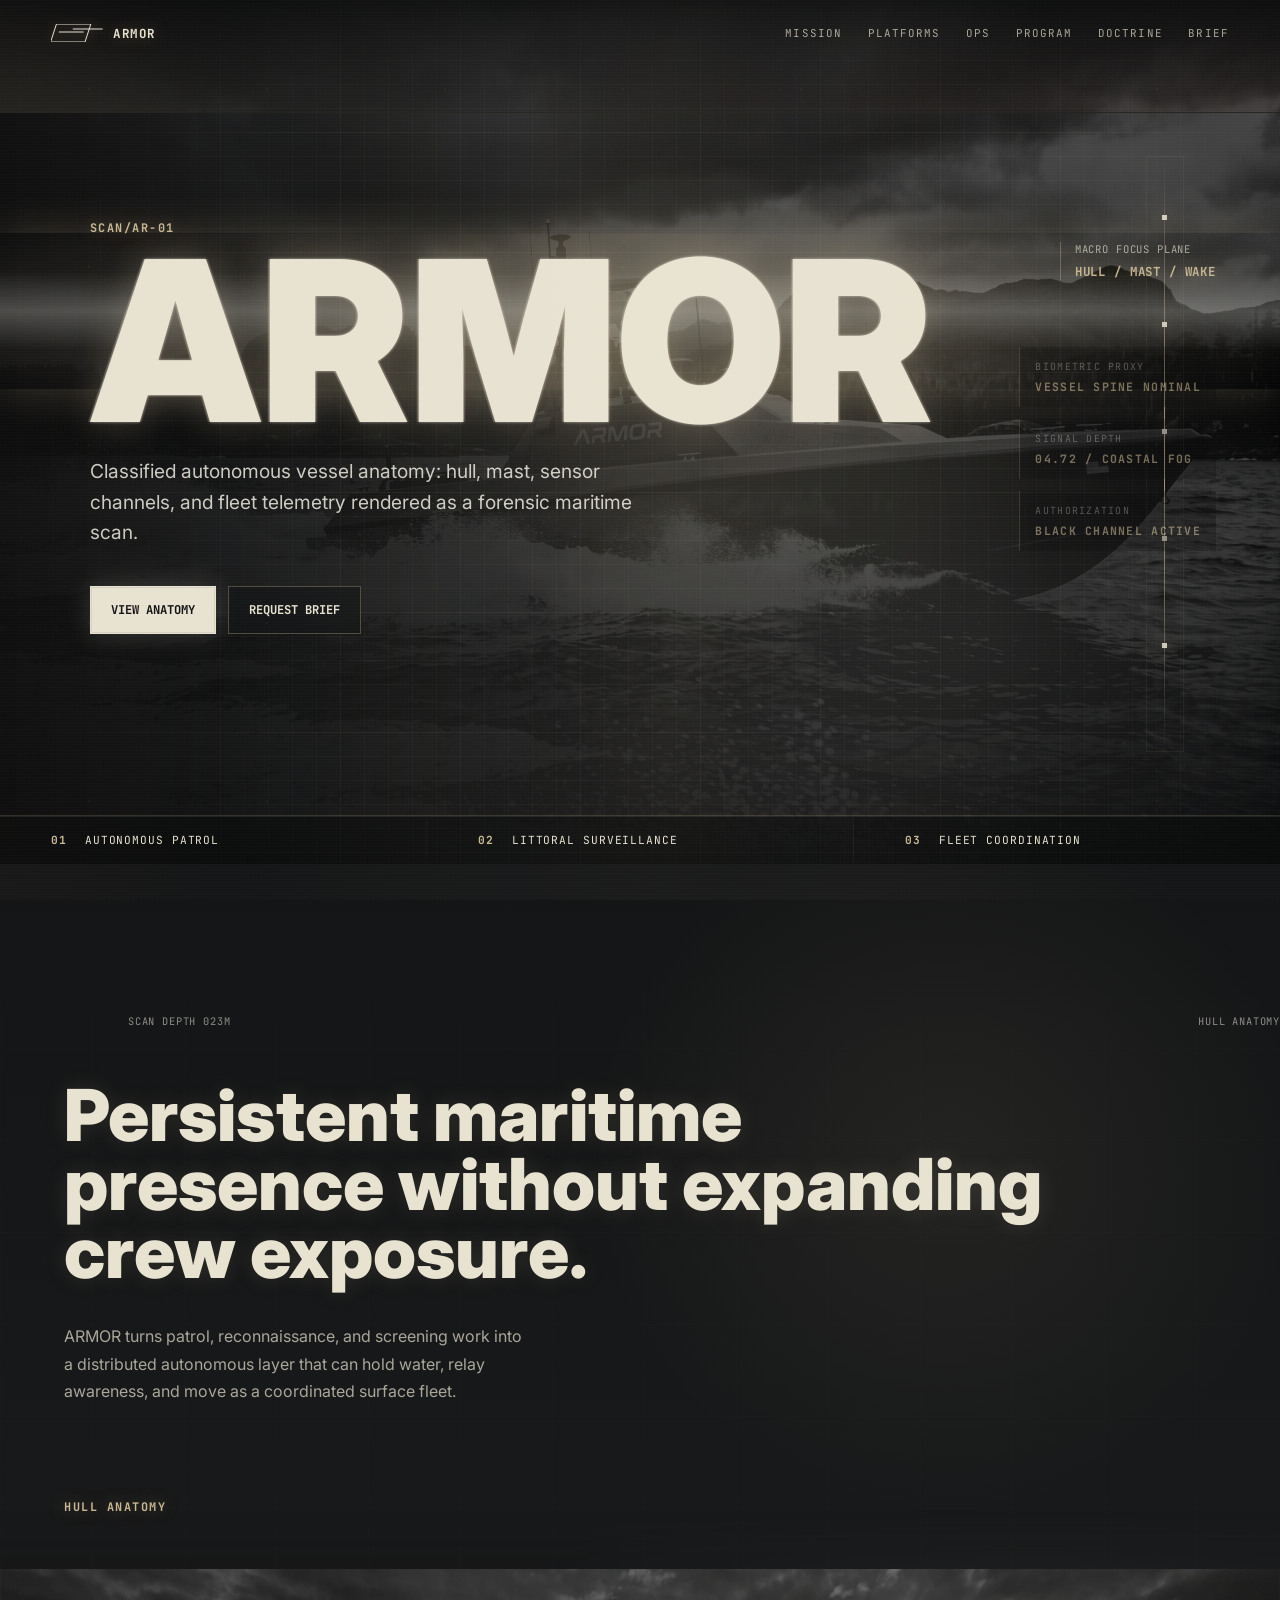
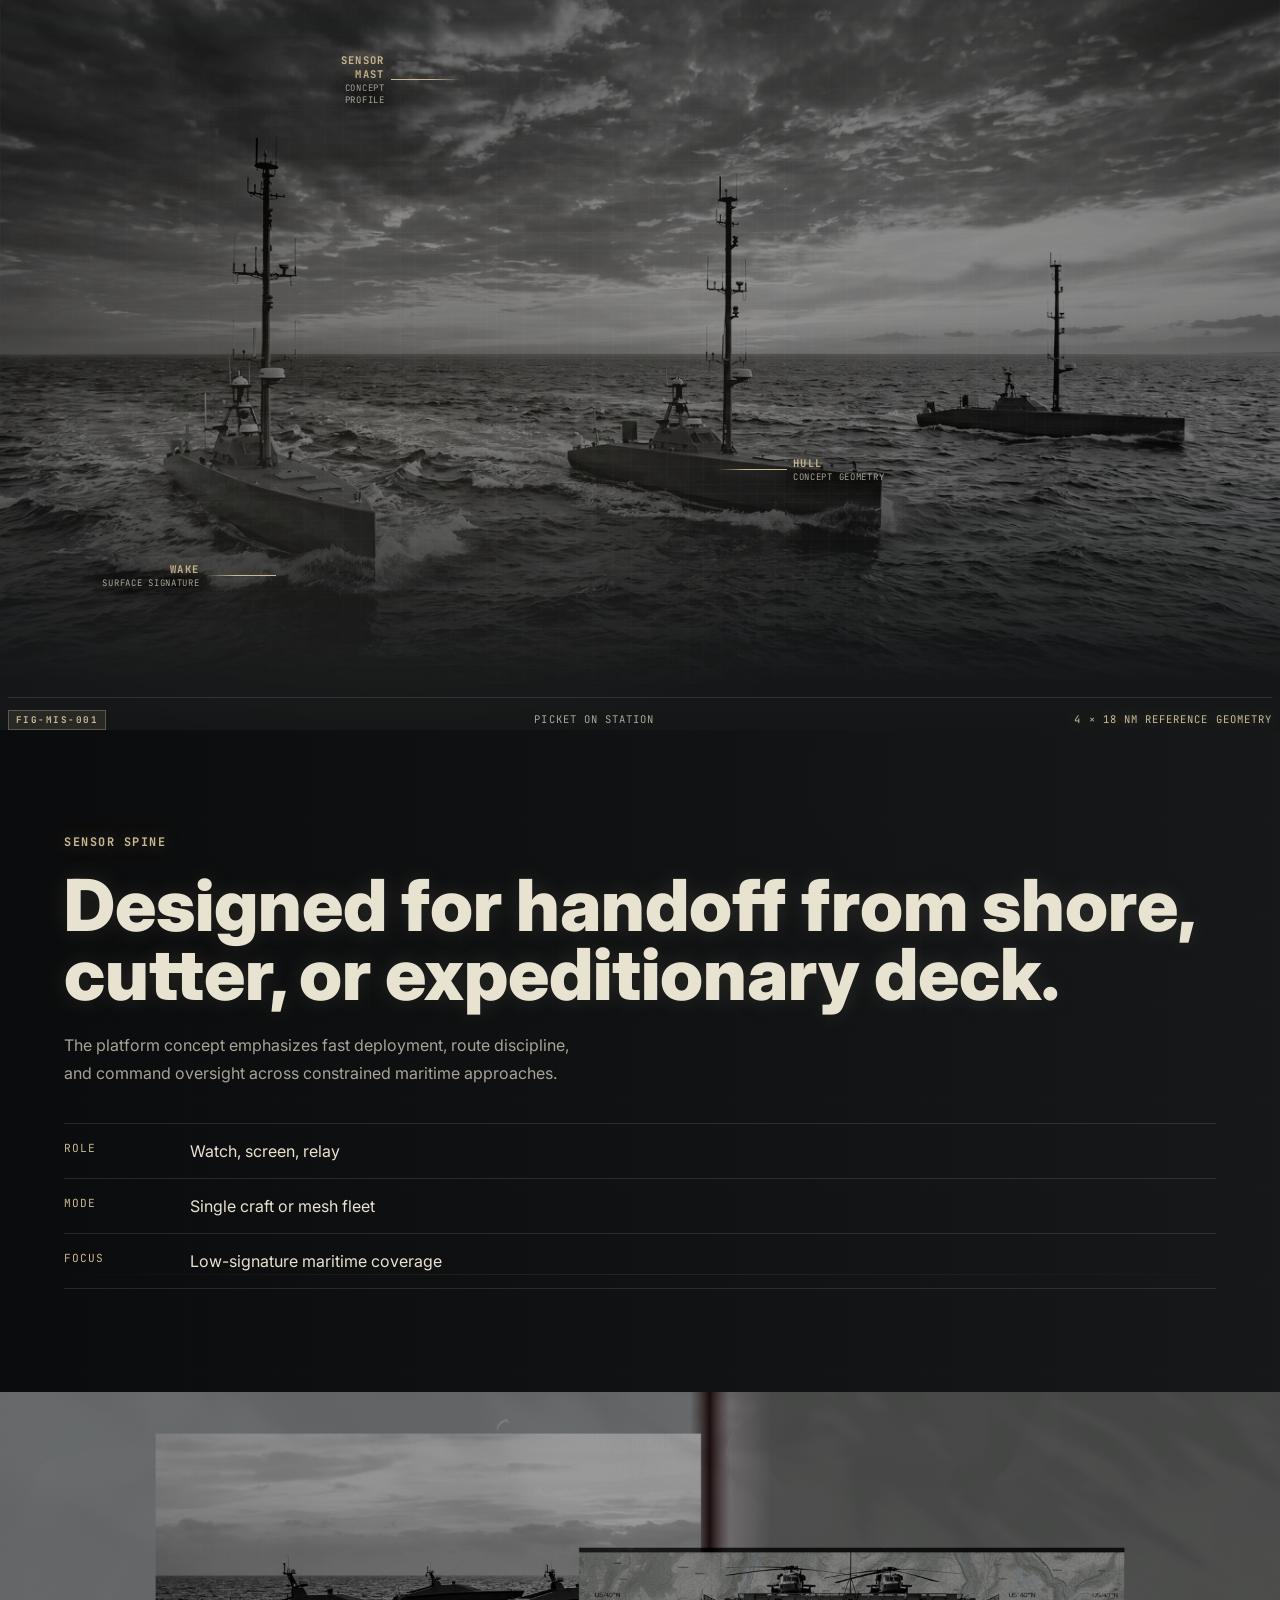
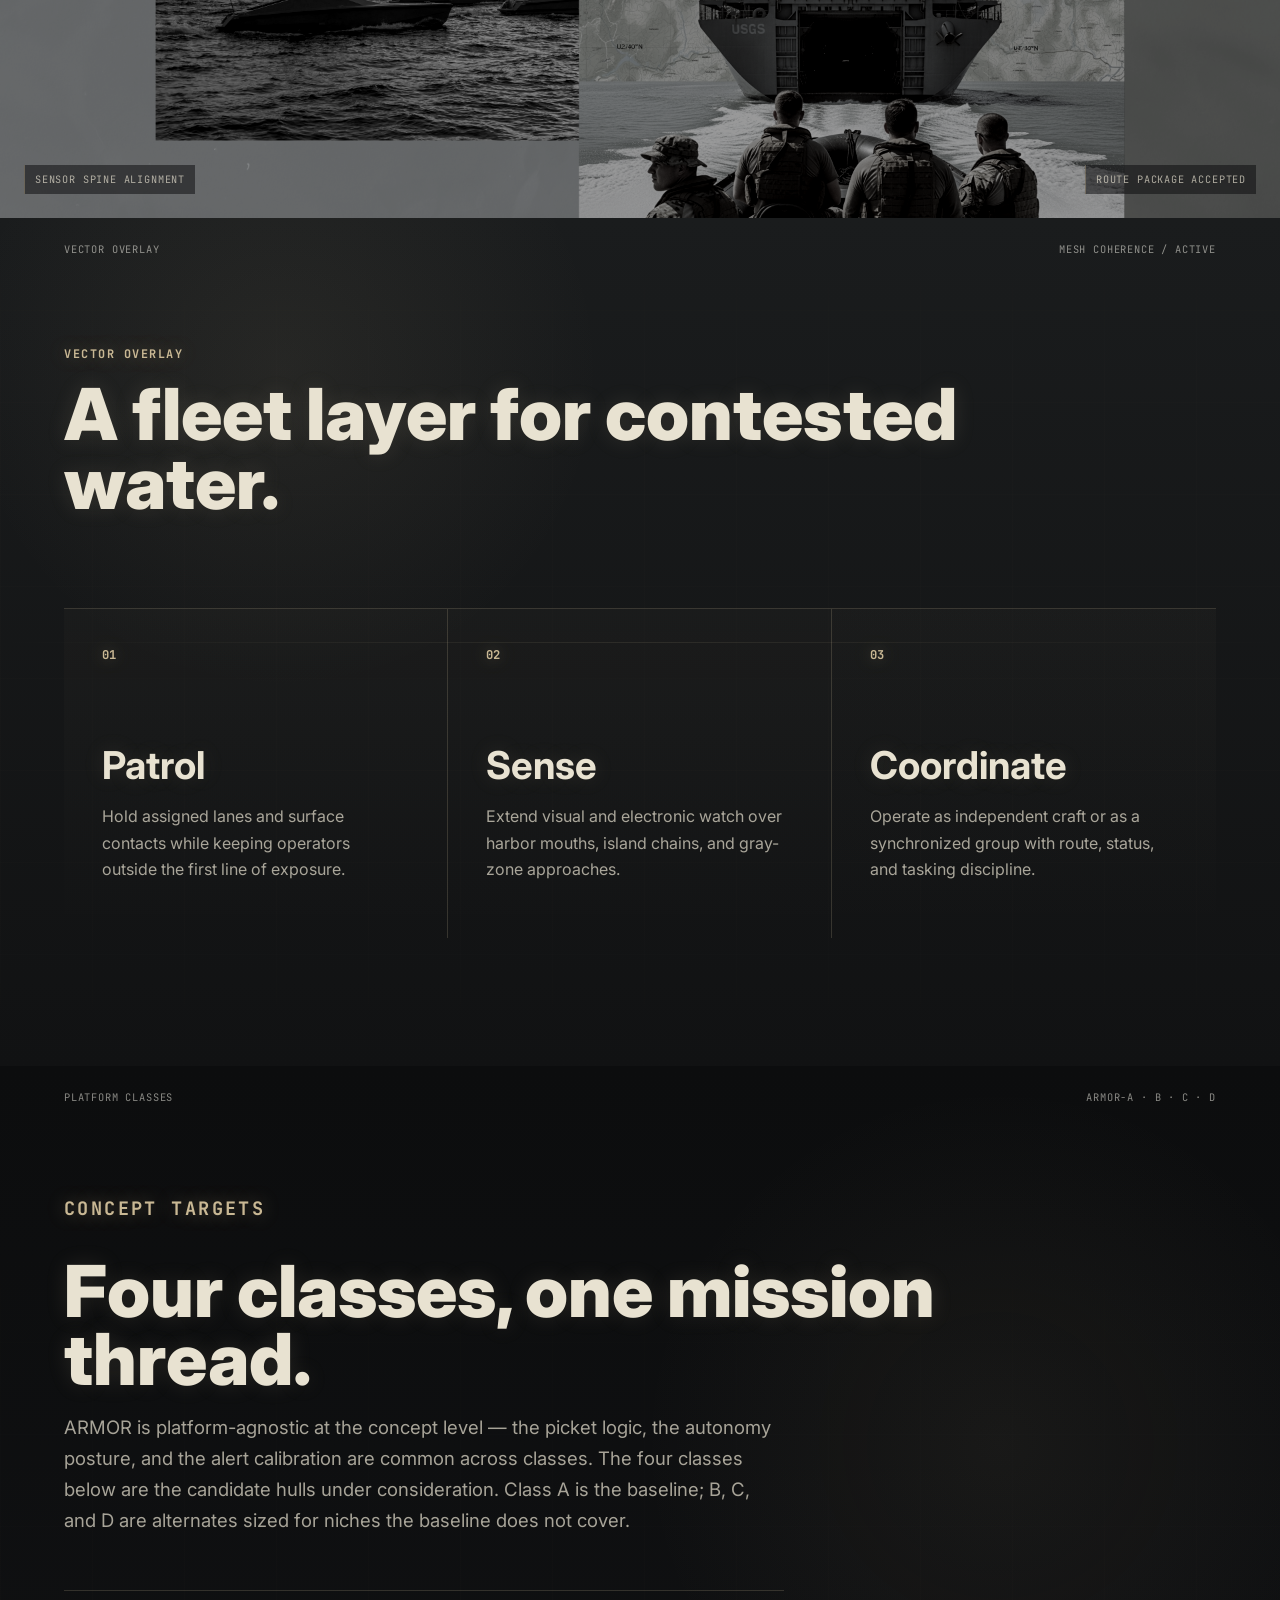
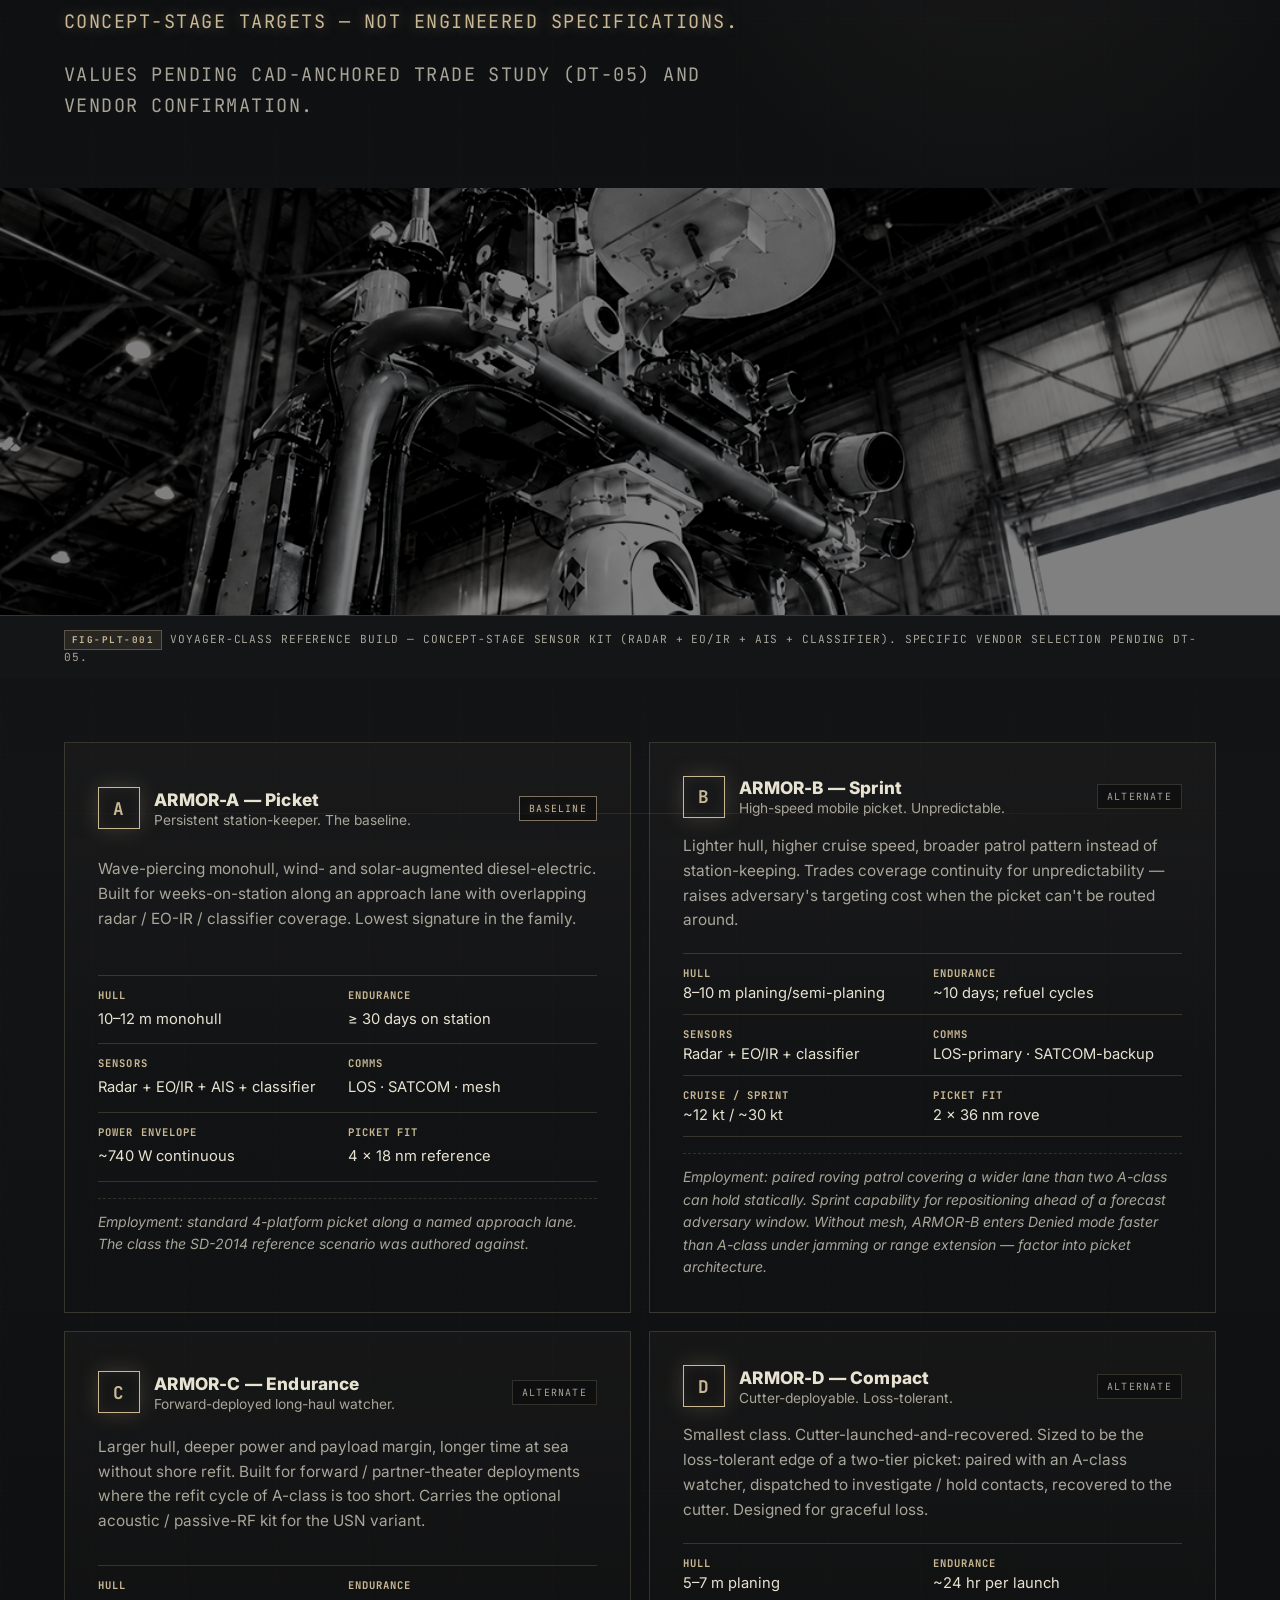
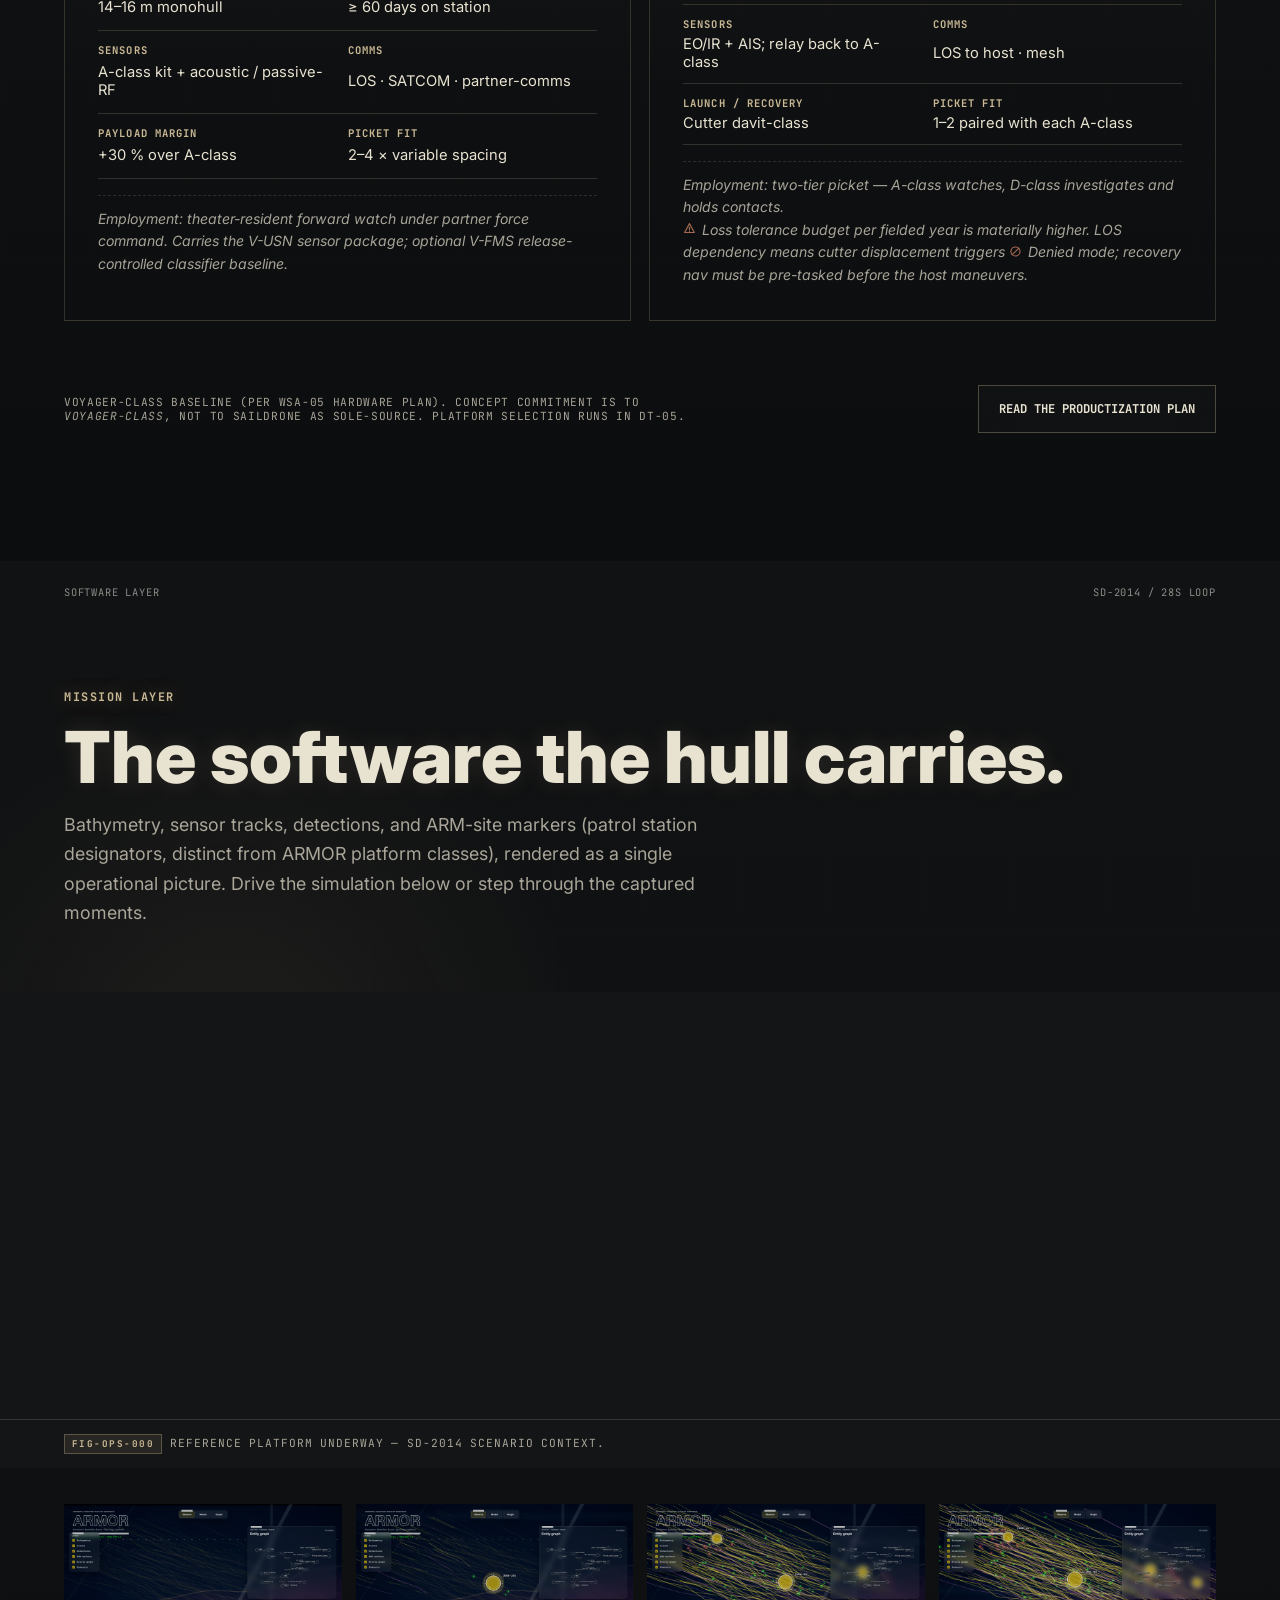
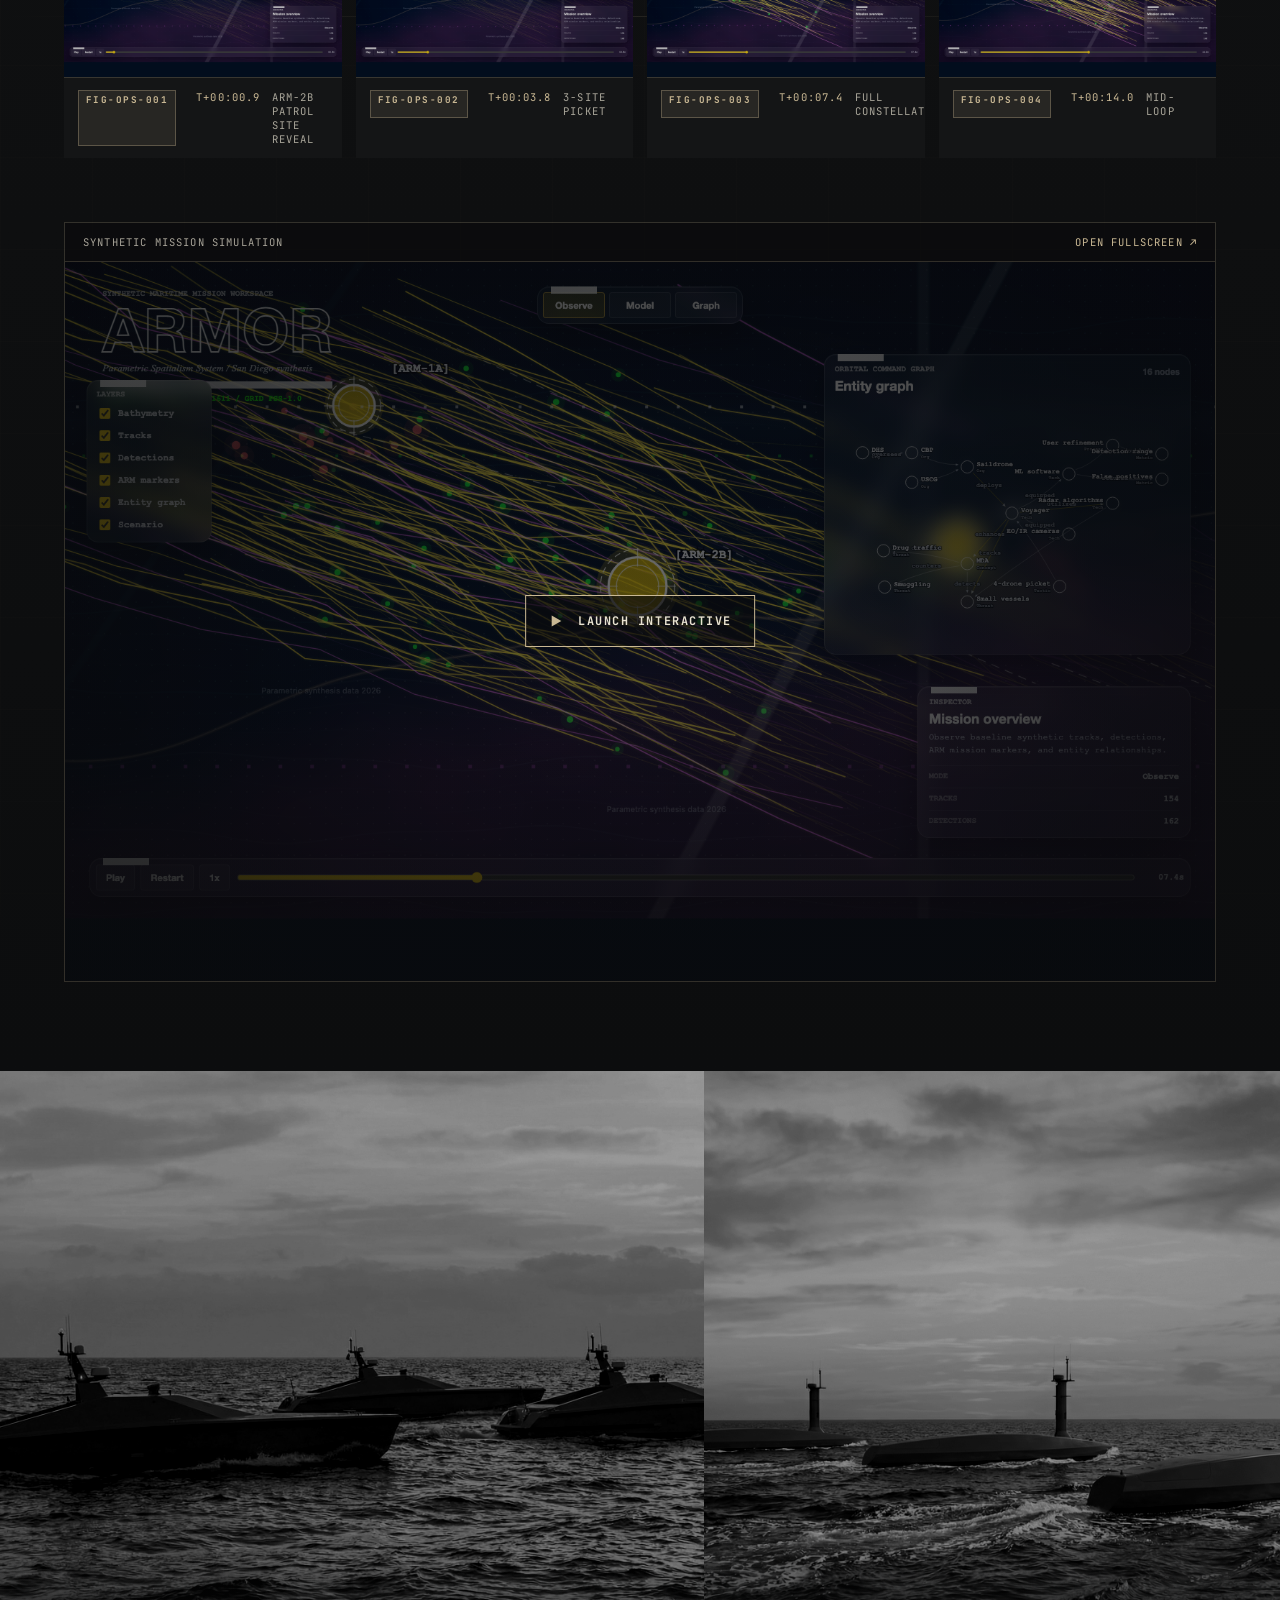
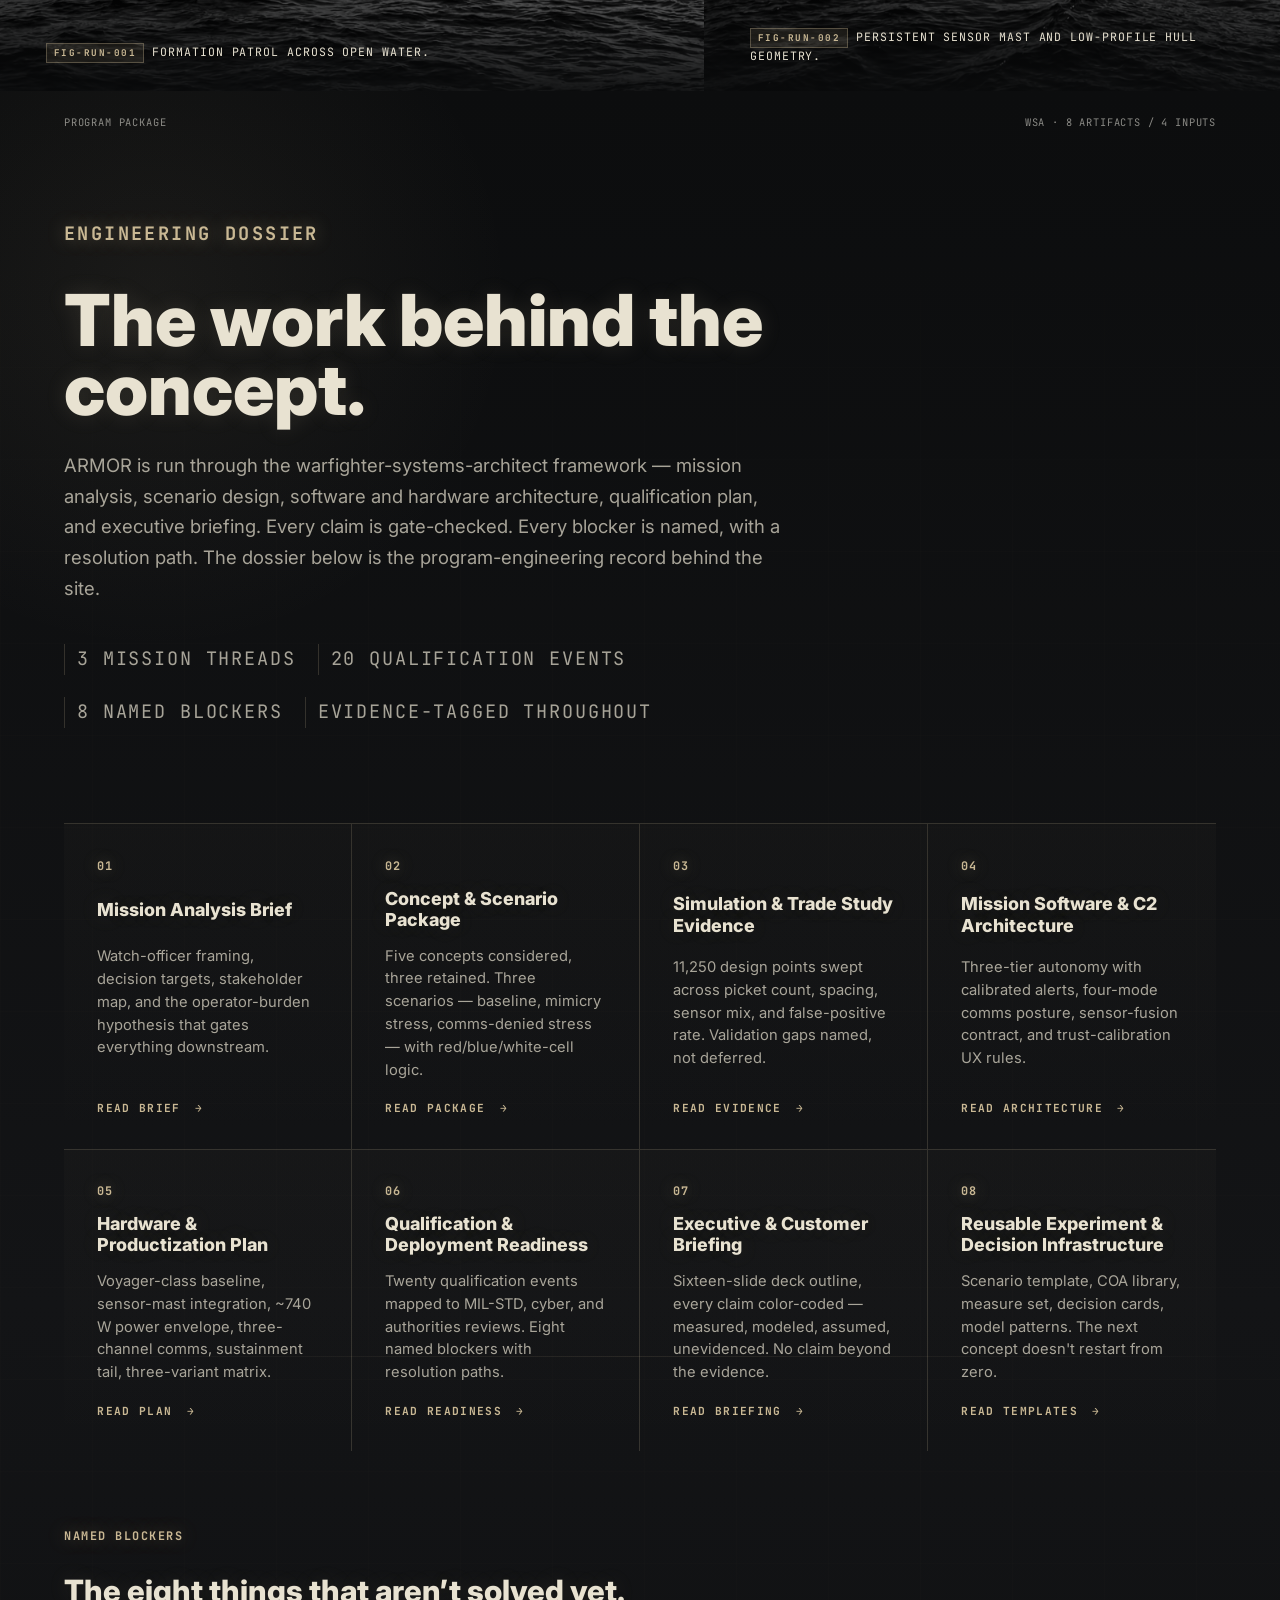
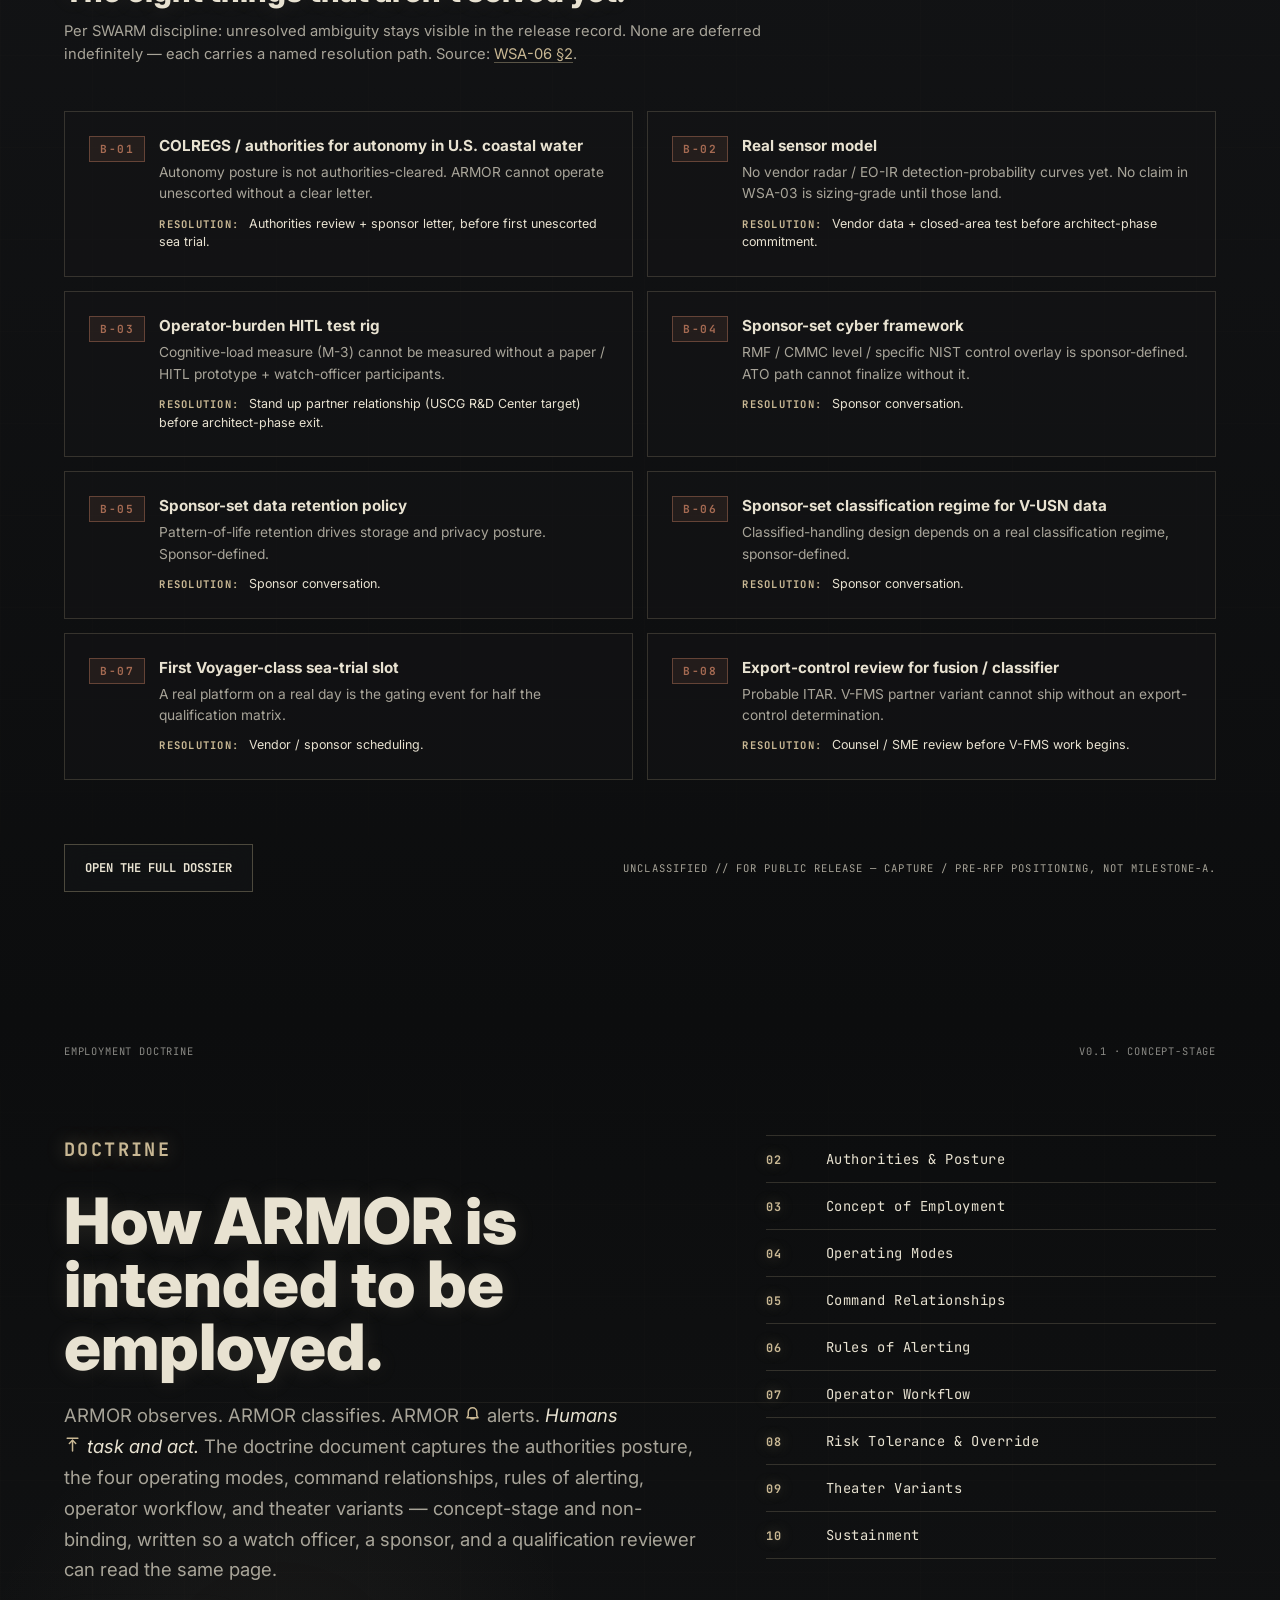
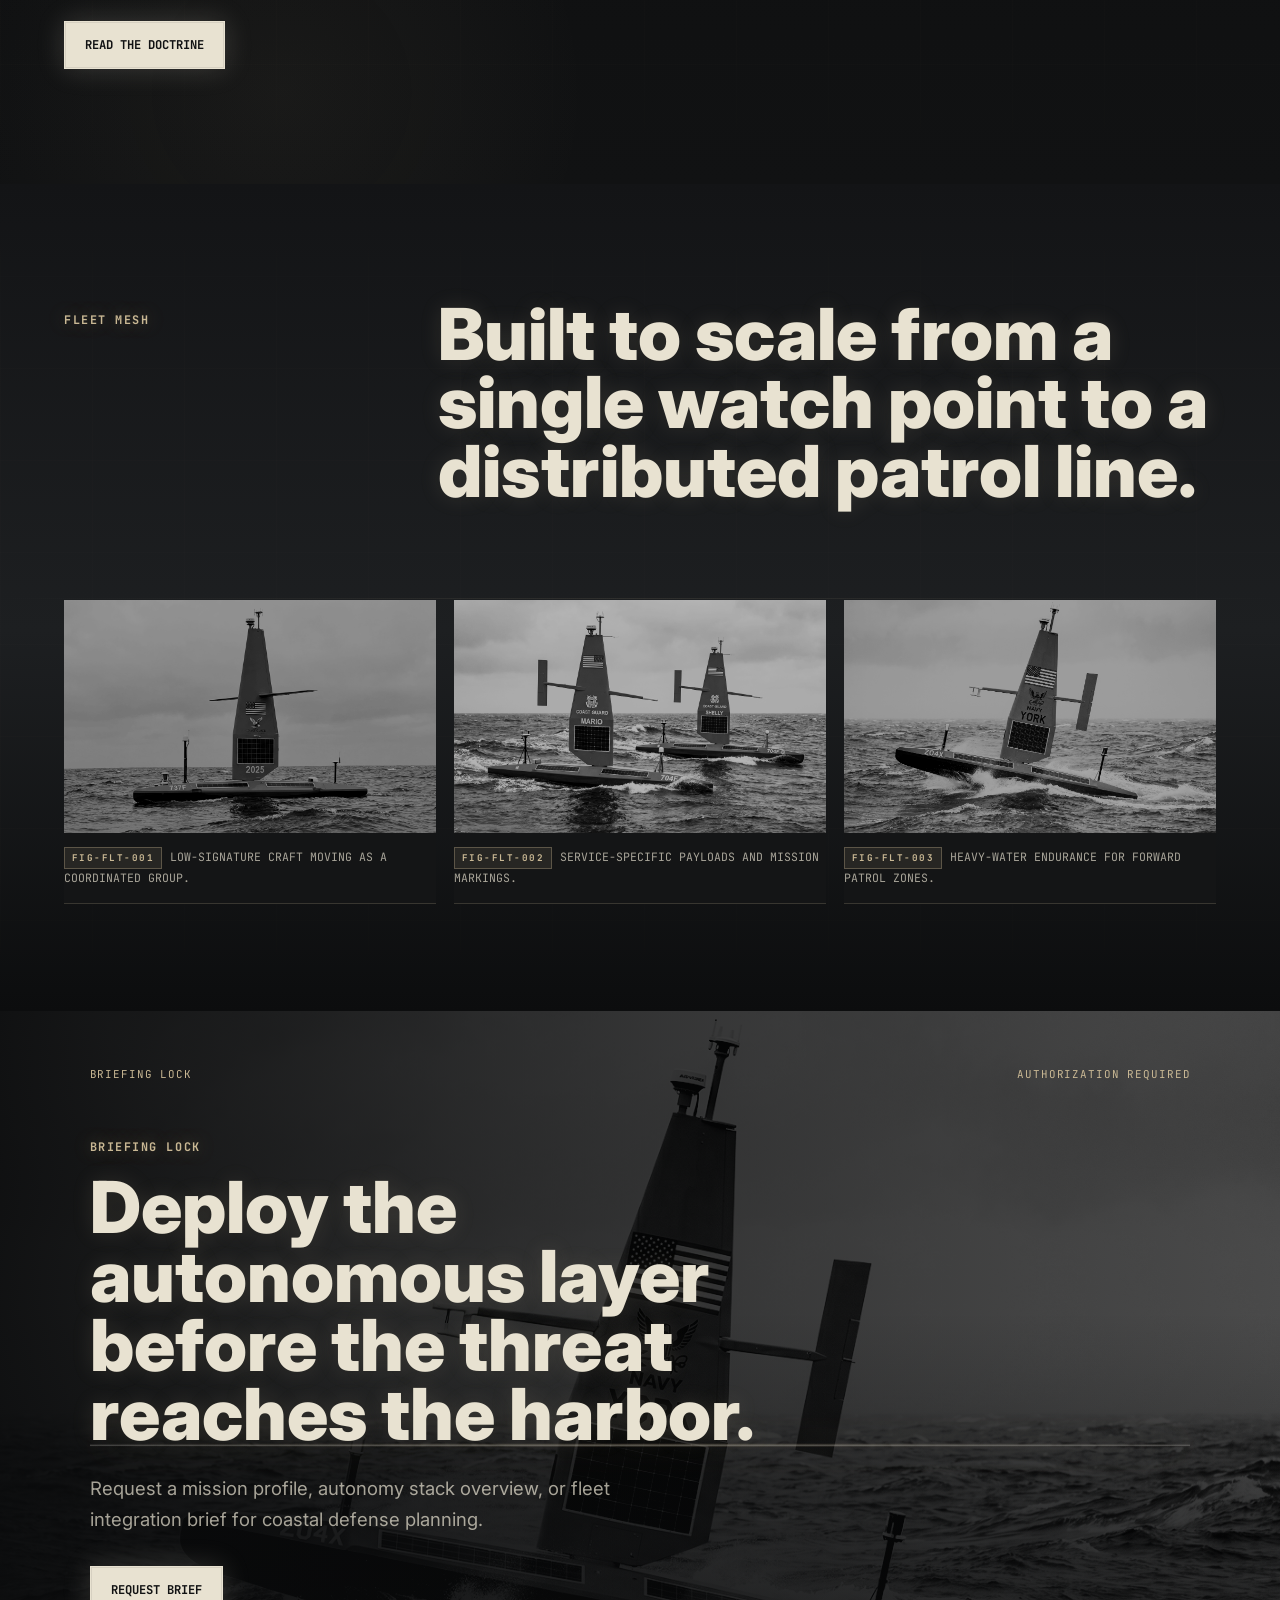
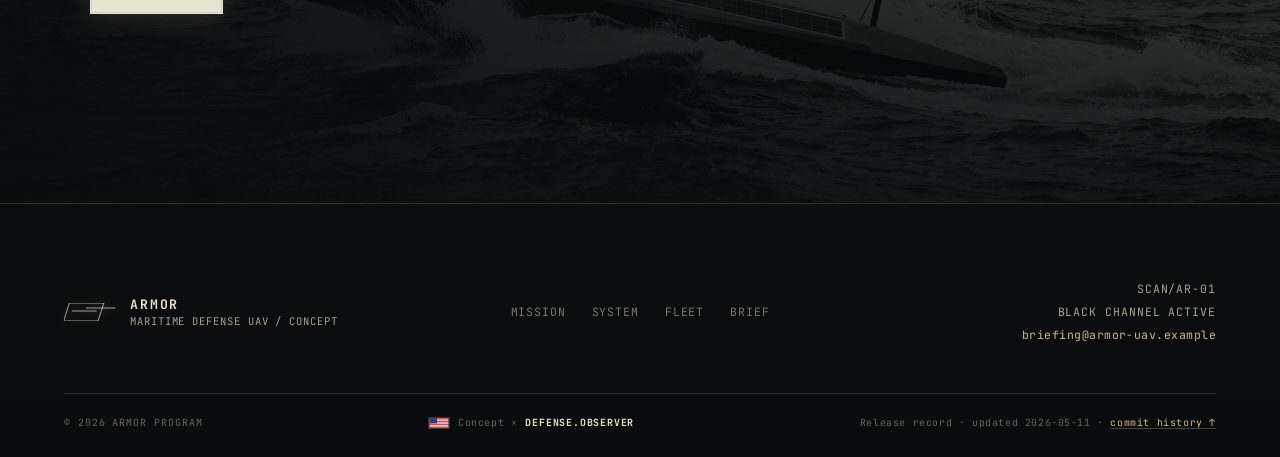
<file: index.html>
<!doctype html>
<html lang="en">
  <head>
    <meta charset="utf-8" />
    <meta name="viewport" content="width=device-width, initial-scale=1" />
    <title>ARMOR | Maritime Defense UAV</title>
    <meta
      name="description"
      content="ARMOR is a maritime defense UAV concept for persistent littoral surveillance, autonomous patrol, and coordinated fleet response."
    />
    <link rel="preconnect" href="https://fonts.googleapis.com" />
    <link rel="preconnect" href="https://fonts.gstatic.com" crossorigin />
    <link
      href="https://fonts.googleapis.com/css2?family=Inter:wght@400;500;600;700;800;900&family=JetBrains+Mono:wght@500;700&display=swap"
      rel="stylesheet"
    />
    <link rel="stylesheet" href="styles.css" />
    <link rel="icon" type="image/svg+xml" href="logo-mark.svg" />
  </head>
  <body>
    <!-- Hazard icon sprite — referenced by <use href="#icon-..."/> across the page.
         Six semantic icons mapped to doctrine vocabulary. See /icons.css. -->
    <svg class="hazard-sprite" aria-hidden="true" focusable="false" style="position:absolute;width:0;height:0;overflow:hidden">
      <defs>
        <symbol id="icon-caution" viewBox="0 0 16 16">
          <path d="M8 2 L14 13 L2 13 Z"/>
          <line x1="8" y1="6.5" x2="8" y2="9.5"/>
          <line x1="8" y1="11.2" x2="8" y2="11.5"/>
        </symbol>
        <symbol id="icon-denied" viewBox="0 0 16 16">
          <circle cx="8" cy="8" r="5.6"/>
          <line x1="4" y1="12" x2="12" y2="4"/>
        </symbol>
        <symbol id="icon-alert" viewBox="0 0 16 16">
          <path d="M8 2.5 a4 4 0 0 0 -4 4 v3.5 l-1.2 2 h10.4 l-1.2 -2 v-3.5 a4 4 0 0 0 -4 -4 z"/>
          <line x1="6.5" y1="13" x2="9.5" y2="13"/>
        </symbol>
        <symbol id="icon-open" viewBox="0 0 16 16">
          <path d="M5 2 L2 2 L2 14 L5 14"/>
          <path d="M11 2 L14 2 L14 14 L11 14"/>
          <line x1="7" y1="8" x2="9" y2="8"/>
        </symbol>
        <symbol id="icon-recovery" viewBox="0 0 16 16">
          <path d="M3 8 a5 5 0 1 0 5 -5"/>
          <path d="M1.5 6 L3 8 L4.5 6"/>
        </symbol>
        <symbol id="icon-escalate" viewBox="0 0 16 16">
          <line x1="8" y1="14" x2="8" y2="4"/>
          <path d="M5 7 L8 4 L11 7"/>
          <line x1="3" y1="2" x2="13" y2="2"/>
        </symbol>
        <!-- Brand mark: skewed parallelogram (matches the original CSS-rendered
             .brand-mark geometry) with two internal scan lines, the upper one
             extending past the right edge as a sensor-sweep accent. Strokes
             use currentColor so the mark inherits text color from its parent. -->
        <symbol id="brand-mark" viewBox="0 0 52 18">
          <g fill="none" stroke="currentColor" stroke-linecap="round" stroke-linejoin="round" stroke-width="1">
            <path d="M5.85 0 L39.85 0 L34 18 L0 18 Z"/>
            <line x1="8.25" y1="8" x2="32.25" y2="8"/>
            <line x1="22.25" y1="5" x2="51.25" y2="5"/>
          </g>
        </symbol>
      </defs>
    </svg>

    <svg class="filter-bank" aria-hidden="true" focusable="false">
      <filter id="hud-distort" color-interpolation-filters="sRGB">
        <feTurbulence type="fractalNoise" baseFrequency="0.018 0.72" numOctaves="2" seed="11" result="noise" />
        <feDisplacementMap in="SourceGraphic" in2="noise" scale="0.9" xChannelSelector="R" yChannelSelector="G" />
      </filter>
    </svg>

    <header class="site-header" aria-label="Primary navigation">
      <a class="brand-lockup" href="#top" aria-label="ARMOR home">
        <svg class="brand-mark" viewBox="0 0 52 18" aria-hidden="true" focusable="false"><use href="#brand-mark"/></svg>
        <span>ARMOR</span>
      </a>
      <nav class="nav-links" aria-label="Page sections">
        <a href="#mission">Mission</a>
        <a href="#platforms">Platforms</a>
        <a href="#ops">Ops</a>
        <a href="#program">Program</a>
        <a href="doctrine/">Doctrine</a>
        <a href="#contact">Brief</a>
      </nav>
    </header>

    <main id="top">
      <section class="hero scan-zone" aria-labelledby="hero-title" data-scan-zone="SCAN/AR-01">
        <img
          class="hero-image"
          src="AR01-IMG/Frame%201272638038.png"
          alt="ARMOR autonomous maritime vessel cutting across rough coastal water"
        />
        <div class="hero-scrim"></div>
        <div class="hero-fog" aria-hidden="true"></div>
        <div class="hud-layer hero-hud" aria-hidden="true">
          <div class="hud-grid"></div>
          <div class="scan-band"></div>
          <div class="scan-reticle">
            <span></span>
            <span></span>
            <span></span>
            <span></span>
          </div>
          <div class="sensor-spine">
            <i style="--node: 0"></i>
            <i style="--node: 1"></i>
            <i style="--node: 2"></i>
            <i style="--node: 3"></i>
            <i style="--node: 4"></i>
          </div>
          <div class="classification">
            <span>Classified vessel anatomy</span>
            <span>Scan/AR-01</span>
          </div>
          <div class="focus-readout">
            <span>Macro focus plane</span>
            <strong>Hull / mast / wake</strong>
          </div>
        </div>
        <div class="hero-content reveal is-visible">
          <p class="eyebrow">Scan/AR-01</p>
          <h1 id="hero-title">ARMOR</h1>
          <p class="hero-copy">
            Classified autonomous vessel anatomy: hull, mast, sensor channels,
            and fleet telemetry rendered as a forensic maritime scan.
          </p>
          <div class="hero-actions" aria-label="Primary actions">
            <a class="button primary" href="#mission">View Anatomy</a>
            <a class="button secondary" href="#contact">Request Brief</a>
          </div>
        </div>
        <div class="hero-telemetry" aria-hidden="true">
          <div>
            <span>Biometric proxy</span>
            <strong>Vessel spine nominal</strong>
          </div>
          <div>
            <span>Signal depth</span>
            <strong>04.72 / coastal fog</strong>
          </div>
          <div>
            <span>Authorization</span>
            <strong>Black channel active</strong>
          </div>
        </div>
        <div class="hero-status" aria-label="System status">
          <span><strong>01</strong> Autonomous patrol</span>
          <span><strong>02</strong> Littoral surveillance</span>
          <span><strong>03</strong> Fleet coordination</span>
        </div>
      </section>

      <section class="mission-band scan-section" id="mission" aria-labelledby="mission-title">
        <div class="section-hud" aria-hidden="true">
          <span>SCAN DEPTH 023M</span>
          <span>HULL ANATOMY</span>
        </div>
        <div class="mission-left">
          <div class="section-kicker">Hull Anatomy</div>
          <figure class="mission-figure reveal" data-figure-id="FIG-MIS-001" aria-label="Three ARMOR-class autonomous vessels operating as a coordinated picket">
            <img
              src="AR01-IMG/Three_sleek,_dark_202604162143%201.png"
              alt="Three sleek dark autonomous surface vessels operating in formation across coastal water"
              decoding="async"
            />
            <div class="mission-figure-fog" aria-hidden="true"></div>
            <div class="mission-figure-grid" aria-hidden="true"></div>
            <div class="mission-figure-band" aria-hidden="true"></div>
            <ul class="mission-callouts" aria-hidden="true">
              <li class="callout callout-mast">
                <span class="callout-line"></span>
                <span class="callout-label"><b>Sensor mast</b><i>concept profile</i></span>
              </li>
              <li class="callout callout-hull">
                <span class="callout-line"></span>
                <span class="callout-label"><b>Hull</b><i>concept geometry</i></span>
              </li>
              <li class="callout callout-wake">
                <span class="callout-line"></span>
                <span class="callout-label"><b>Wake</b><i>surface signature</i></span>
              </li>
            </ul>
              <figcaption>
              <span class="figure-id">FIG-MIS-001</span>
              <span>Picket on station</span>
              <span>4 &times; 18 nm reference geometry</span>
            </figcaption>
          </figure>
        </div>
        <div class="mission-right">
          <h2 id="mission-title">
            Persistent maritime presence without expanding crew exposure.
          </h2>
          <p>
            ARMOR turns patrol, reconnaissance, and screening work into a
            distributed autonomous layer that can hold water, relay awareness, and
            move as a coordinated surface fleet.
          </p>
        </div>
      </section>

      <section class="split-section scan-section" aria-labelledby="deployment-title">
        <div class="split-copy reveal">
          <p class="eyebrow dark">Sensor Spine</p>
          <h2 id="deployment-title">Designed for handoff from shore, cutter, or expeditionary deck.</h2>
          <p>
            The platform concept emphasizes fast deployment, route discipline,
            and command oversight across constrained maritime approaches.
          </p>
          <dl class="metric-list">
            <div>
              <dt>Role</dt>
              <dd>Watch, screen, relay</dd>
            </div>
            <div>
              <dt>Mode</dt>
              <dd>Single craft or mesh fleet</dd>
            </div>
            <div>
              <dt>Focus</dt>
              <dd>Low-signature maritime coverage</dd>
            </div>
          </dl>
        </div>
        <div class="split-media parallax-frame scan-panel" data-panel-label="TRANSFER/12F">
          <img
            src="AR01-IMG/ZC1.jpg"
            alt="Composite maritime operation image with unmanned craft, map overlay, and launch vessel"
          />
          <div class="panel-hud" aria-hidden="true">
            <span>Sensor spine alignment</span>
            <span>Route package accepted</span>
          </div>
        </div>
      </section>

      <section class="system-section scan-section" id="system" aria-labelledby="system-title">
        <div class="section-hud" aria-hidden="true">
          <span>VECTOR OVERLAY</span>
          <span>MESH COHERENCE / ACTIVE</span>
        </div>
        <div class="section-kicker">Vector Overlay</div>
        <h2 id="system-title">A fleet layer for contested water.</h2>
        <div class="capability-grid">
          <article class="capability reveal">
            <span class="capability-index">01</span>
            <h3>Patrol</h3>
            <p>
              Hold assigned lanes and surface contacts while keeping operators
              outside the first line of exposure.
            </p>
          </article>
          <article class="capability reveal">
            <span class="capability-index">02</span>
            <h3>Sense</h3>
            <p>
              Extend visual and electronic watch over harbor mouths, island
              chains, and gray-zone approaches.
            </p>
          </article>
          <article class="capability reveal">
            <span class="capability-index">03</span>
            <h3>Coordinate</h3>
            <p>
              Operate as independent craft or as a synchronized group with
              route, status, and tasking discipline.
            </p>
          </article>
        </div>
      </section>

      <section class="platforms-section scan-section" id="platforms" aria-labelledby="platforms-title">
        <div class="section-hud" aria-hidden="true">
          <span>PLATFORM CLASSES</span>
          <span>ARMOR-A · B · C · D</span>
        </div>
        <div class="platforms-intro">
          <p class="eyebrow dark">Concept Targets</p>
          <h2 id="platforms-title">Four classes, one mission thread.</h2>
          <p>
            ARMOR is platform-agnostic at the concept level — the picket logic,
            the autonomy posture, and the alert calibration are common across
            classes. The four classes below are the candidate hulls under
            consideration. Class A is the baseline; B, C, and D are alternates
            sized for niches the baseline does not cover.
          </p>
          <p class="platforms-disclaimer">
            <span>Concept-stage targets &mdash; not engineered specifications.</span>
            <span>Values pending CAD-anchored trade study (DT-05) and vendor confirmation.</span>
          </p>
        </div>
        <figure class="platforms-anchor scan-panel reveal" data-figure-id="FIG-PLT-001" data-panel-label="REFERENCE BUILD">
          <img
            src="AR01-IMG/Frame%201272638082.png"
            alt="ARMOR platform sensor mast — gimballed EO/IR camera, satcom dome, and sensor stack visible in hangar reference build"
            decoding="async"
          />
          <figcaption><span class="figure-id">FIG-PLT-001</span>Voyager-class reference build &mdash; concept-stage sensor kit (radar + EO/IR + AIS + classifier). Specific vendor selection pending DT-05.</figcaption>
        </figure>
        <div class="platforms-grid">
          <article class="platform-card reveal">
            <header class="platform-head">
              <span class="platform-tag">A</span>
              <div>
                <p class="platform-name">ARMOR-A — Picket</p>
                <p class="platform-role">Persistent station-keeper. The baseline.</p>
              </div>
              <span class="platform-status is-baseline">BASELINE</span>
            </header>
            <p class="platform-blurb">
              Wave-piercing monohull, wind- and solar-augmented diesel-electric.
              Built for weeks-on-station along an approach lane with overlapping
              radar / EO-IR / classifier coverage. Lowest signature in the family.
            </p>
            <dl class="platform-specs">
              <div><dt>Hull</dt><dd>10–12 m monohull</dd></div>
              <div><dt>Endurance</dt><dd>≥ 30 days on station</dd></div>
              <div><dt>Sensors</dt><dd>Radar + EO/IR + AIS + classifier</dd></div>
              <div><dt>Comms</dt><dd>LOS · SATCOM · mesh</dd></div>
              <div><dt>Power envelope</dt><dd>~740 W continuous</dd></div>
              <div><dt>Picket fit</dt><dd>4 × 18 nm reference</dd></div>
            </dl>
            <p class="platform-employment">
              Employment: standard 4-platform picket along a named approach
              lane. The class the SD-2014 reference scenario was authored
              against.
            </p>
          </article>

          <article class="platform-card reveal">
            <header class="platform-head">
              <span class="platform-tag">B</span>
              <div>
                <p class="platform-name">ARMOR-B — Sprint</p>
                <p class="platform-role">High-speed mobile picket. Unpredictable.</p>
              </div>
              <span class="platform-status">ALTERNATE</span>
            </header>
            <p class="platform-blurb">
              Lighter hull, higher cruise speed, broader patrol pattern instead
              of station-keeping. Trades coverage continuity for unpredictability —
              raises adversary's targeting cost when the picket can't be routed
              around.
            </p>
            <dl class="platform-specs">
              <div><dt>Hull</dt><dd>8–10 m planing/semi-planing</dd></div>
              <div><dt>Endurance</dt><dd>~10 days; refuel cycles</dd></div>
              <div><dt>Sensors</dt><dd>Radar + EO/IR + classifier</dd></div>
              <div><dt>Comms</dt><dd>LOS-primary · SATCOM-backup</dd></div>
              <div><dt>Cruise / sprint</dt><dd>~12 kt / ~30 kt</dd></div>
              <div><dt>Picket fit</dt><dd>2 × 36 nm rove</dd></div>
            </dl>
            <p class="platform-employment">
              Employment: paired roving patrol covering a wider lane than
              two A-class can hold statically. Sprint capability for repositioning
              ahead of a forecast adversary window. Without mesh, ARMOR-B enters
              Denied mode faster than A-class under jamming or range extension —
              factor into picket architecture.
            </p>
          </article>

          <article class="platform-card reveal">
            <header class="platform-head">
              <span class="platform-tag">C</span>
              <div>
                <p class="platform-name">ARMOR-C — Endurance</p>
                <p class="platform-role">Forward-deployed long-haul watcher.</p>
              </div>
              <span class="platform-status">ALTERNATE</span>
            </header>
            <p class="platform-blurb">
              Larger hull, deeper power and payload margin, longer time at sea
              without shore refit. Built for forward / partner-theater
              deployments where the refit cycle of A-class is too short.
              Carries the optional acoustic / passive-RF kit for the USN variant.
            </p>
            <dl class="platform-specs">
              <div><dt>Hull</dt><dd>14–16 m monohull</dd></div>
              <div><dt>Endurance</dt><dd>≥ 60 days on station</dd></div>
              <div><dt>Sensors</dt><dd>A-class kit + acoustic / passive-RF</dd></div>
              <div><dt>Comms</dt><dd>LOS · SATCOM · partner-comms</dd></div>
              <div><dt>Payload margin</dt><dd>+30 % over A-class</dd></div>
              <div><dt>Picket fit</dt><dd>2–4 × variable spacing</dd></div>
            </dl>
            <p class="platform-employment">
              Employment: theater-resident forward watch under partner force
              command. Carries the V-USN sensor package; optional V-FMS
              release-controlled classifier baseline.
            </p>
          </article>

          <article class="platform-card reveal">
            <header class="platform-head">
              <span class="platform-tag">D</span>
              <div>
                <p class="platform-name">ARMOR-D — Compact</p>
                <p class="platform-role">Cutter-deployable. Loss-tolerant.</p>
              </div>
              <span class="platform-status">ALTERNATE</span>
            </header>
            <p class="platform-blurb">
              Smallest class. Cutter-launched-and-recovered. Sized to be the
              loss-tolerant edge of a two-tier picket: paired with an A-class
              watcher, dispatched to investigate / hold contacts, recovered to
              the cutter. Designed for graceful loss.
            </p>
            <dl class="platform-specs">
              <div><dt>Hull</dt><dd>5–7 m planing</dd></div>
              <div><dt>Endurance</dt><dd>~24 hr per launch</dd></div>
              <div><dt>Sensors</dt><dd>EO/IR + AIS; relay back to A-class</dd></div>
              <div><dt>Comms</dt><dd>LOS to host · mesh</dd></div>
              <div><dt>Launch / recovery</dt><dd>Cutter davit-class</dd></div>
              <div><dt>Picket fit</dt><dd>1–2 paired with each A-class</dd></div>
            </dl>
            <p class="platform-employment">
              Employment: two-tier picket — A-class watches, D-class
              investigates and holds contacts. <span class="hazard-mark"><svg class="hazard-icon hazard-icon--caution" aria-hidden="true"><use href="#icon-caution"/></svg>Loss tolerance budget per fielded year is materially higher.</span> LOS dependency means cutter displacement triggers <span class="hazard-mark"><svg class="hazard-icon hazard-icon--denied" aria-hidden="true"><use href="#icon-denied"/></svg>Denied mode</span>; recovery nav must be pre-tasked before the host maneuvers.
            </p>
          </article>
        </div>
        <div class="platforms-footer">
          <span>Voyager-class baseline (per WSA-05 hardware plan). Concept commitment is to <em>Voyager-class</em>, not to Saildrone as sole-source. Platform selection runs in DT-05.</span>
          <a class="button secondary" href="https://github.com/augustave/armor/blob/main/WSA/outputs/05_hardware_integration_and_productization_plan.md">Read the productization plan</a>
        </div>
      </section>

      <section class="ops-section scan-section" id="ops" aria-labelledby="ops-title">
        <div class="section-hud" aria-hidden="true">
          <span>SOFTWARE LAYER</span>
          <span>SD-2014 / 28s LOOP</span>
        </div>
        <div class="section-kicker">Mission Layer</div>
        <h2 id="ops-title">The software the hull carries.</h2>
        <p class="ops-intro">
          Bathymetry, sensor tracks, detections, and ARM-site markers (patrol
          station designators, distinct from ARMOR platform classes), rendered
          as a single operational picture. Drive the simulation below or step
          through the captured moments.
        </p>

        <figure class="ops-anchor scan-panel reveal" data-figure-id="FIG-OPS-000" data-panel-label="SD HARBOR / REF">
          <img
            src="AR01-IMG/Frame%201272638083.png"
            alt="ARMOR platform underway in coastal water with a harbor skyline behind — physical reference for the SD-2014 scenario"
            decoding="async"
          />
          <figcaption><span class="figure-id">FIG-OPS-000</span>Reference platform underway &mdash; SD-2014 scenario context.</figcaption>
        </figure>

        <div class="ops-strip" aria-label="Mission layer stills">
          <figure class="ops-frame reveal" data-figure-id="FIG-OPS-001">
            <img src="AR01-OPS/sd-2014-t0_9.png" alt="Mission layer at T+00:00.9 — ARM-2B patrol site reveal" loading="lazy" />
            <figcaption><span class="figure-id">FIG-OPS-001</span><span>T+00:00.9</span> ARM-2B patrol site reveal</figcaption>
          </figure>
          <figure class="ops-frame reveal" data-figure-id="FIG-OPS-002">
            <img src="AR01-OPS/sd-2014-t3_8.png" alt="Mission layer at T+00:03.8 — three patrol sites in picket formation" loading="lazy" />
            <figcaption><span class="figure-id">FIG-OPS-002</span><span>T+00:03.8</span> 3-site picket</figcaption>
          </figure>
          <figure class="ops-frame reveal" data-figure-id="FIG-OPS-003">
            <img src="AR01-OPS/sd-2014-t7_4.png" alt="Mission layer at T+00:07.4 — all four patrol sites active" loading="lazy" />
            <figcaption><span class="figure-id">FIG-OPS-003</span><span>T+00:07.4</span> Full constellation</figcaption>
          </figure>
          <figure class="ops-frame reveal" data-figure-id="FIG-OPS-004">
            <img src="AR01-OPS/sd-2014-t14.png" alt="Mission layer at T+00:14 — mid-loop calm across all patrol sites" loading="lazy" />
            <figcaption><span class="figure-id">FIG-OPS-004</span><span>T+00:14.0</span> Mid-loop</figcaption>
          </figure>
        </div>

        <div class="ops-embed reveal" data-ops-embed data-src="ops/index.html">
          <div class="ops-embed-hud">
            <span>Synthetic mission simulation</span>
            <a href="ops/index.html" target="_blank" rel="noopener">Open fullscreen ↗</a>
          </div>
          <button class="ops-embed-poster" type="button" data-ops-launch aria-label="Launch interactive mission webapp">
            <img src="AR01-OPS/sd-2014-t7_4.png" alt="" aria-hidden="true" />
            <span class="ops-embed-play" aria-hidden="true">
              <svg viewBox="0 0 32 32" width="22" height="22"><polygon points="11,8 11,24 25,16" fill="currentColor"/></svg>
              Launch interactive
            </span>
          </button>
        </div>
      </section>

      <section class="image-run" aria-label="ARMOR visual mission sequence">
        <figure class="run-panel scan-panel" data-figure-id="FIG-RUN-001" data-panel-label="FLEET MESH">
          <img
            src="AR01-IMG/Frame%201272638035.png"
            alt="Three autonomous maritime craft crossing open water in formation"
          />
          <figcaption><span class="figure-id">FIG-RUN-001</span>Formation patrol across open water.</figcaption>
        </figure>
        <figure class="run-panel scan-panel" data-figure-id="FIG-RUN-002" data-panel-label="MAST SCAN">
          <img
            src="AR01-IMG/Frame%201272638036.png"
            alt="Side profile of an autonomous maritime defense vessel with Coast Guard markings"
          />
          <figcaption><span class="figure-id">FIG-RUN-002</span>Persistent sensor mast and low-profile hull geometry.</figcaption>
        </figure>
      </section>

      <section class="program-section scan-section" id="program" aria-labelledby="program-title">
        <div class="section-hud" aria-hidden="true">
          <span>PROGRAM PACKAGE</span>
          <span>WSA · 8 ARTIFACTS / 4 INPUTS</span>
        </div>
        <div class="program-intro">
          <p class="eyebrow dark">Engineering Dossier</p>
          <h2 id="program-title">The work behind the concept.</h2>
          <p>
            ARMOR is run through the warfighter-systems-architect framework — mission analysis,
            scenario design, software and hardware architecture, qualification plan, and
            executive briefing. Every claim is gate-checked. Every blocker is named, with a
            resolution path. The dossier below is the program-engineering record behind the site.
          </p>
          <p class="program-meta">
            <span>3 mission threads</span><span>20 qualification events</span><span>8 named blockers</span><span>Evidence-tagged throughout</span>
          </p>
        </div>
        <ol class="program-grid" aria-label="WSA deliverables">
          <li class="program-card reveal">
            <a href="https://github.com/augustave/armor/blob/main/WSA/outputs/01_mission_analysis_brief.md">
              <span class="program-index">01</span>
              <h3>Mission Analysis Brief</h3>
              <p>Watch-officer framing, decision targets, stakeholder map, and the operator-burden hypothesis that gates everything downstream.</p>
              <span class="program-link">Read brief <span aria-hidden="true">→</span></span>
            </a>
          </li>
          <li class="program-card reveal">
            <a href="https://github.com/augustave/armor/blob/main/WSA/outputs/02_concept_and_scenario_package.md">
              <span class="program-index">02</span>
              <h3>Concept &amp; Scenario Package</h3>
              <p>Five concepts considered, three retained. Three scenarios — baseline, mimicry stress, comms-denied stress — with red/blue/white-cell logic.</p>
              <span class="program-link">Read package <span aria-hidden="true">→</span></span>
            </a>
          </li>
          <li class="program-card reveal">
            <a href="https://github.com/augustave/armor/blob/main/WSA/outputs/03_simulation_and_trade_study_evidence_pack.md">
              <span class="program-index">03</span>
              <h3>Simulation &amp; Trade Study Evidence</h3>
              <p>11,250 design points swept across picket count, spacing, sensor mix, and false-positive rate. Validation gaps named, not deferred.</p>
              <span class="program-link">Read evidence <span aria-hidden="true">→</span></span>
            </a>
          </li>
          <li class="program-card reveal">
            <a href="https://github.com/augustave/armor/blob/main/WSA/outputs/04_mission_software_c2_architecture_definition.md">
              <span class="program-index">04</span>
              <h3>Mission Software &amp; C2 Architecture</h3>
              <p>Three-tier autonomy with calibrated alerts, four-mode comms posture, sensor-fusion contract, and trust-calibration UX rules.</p>
              <span class="program-link">Read architecture <span aria-hidden="true">→</span></span>
            </a>
          </li>
          <li class="program-card reveal">
            <a href="https://github.com/augustave/armor/blob/main/WSA/outputs/05_hardware_integration_and_productization_plan.md">
              <span class="program-index">05</span>
              <h3>Hardware &amp; Productization Plan</h3>
              <p>Voyager-class baseline, sensor-mast integration, ~740 W power envelope, three-channel comms, sustainment tail, three-variant matrix.</p>
              <span class="program-link">Read plan <span aria-hidden="true">→</span></span>
            </a>
          </li>
          <li class="program-card reveal">
            <a href="https://github.com/augustave/armor/blob/main/WSA/outputs/06_qualification_and_deployment_readiness_package.md">
              <span class="program-index">06</span>
              <h3>Qualification &amp; Deployment Readiness</h3>
              <p>Twenty qualification events mapped to MIL-STD, cyber, and authorities reviews. Eight named blockers with resolution paths.</p>
              <span class="program-link">Read readiness <span aria-hidden="true">→</span></span>
            </a>
          </li>
          <li class="program-card reveal">
            <a href="https://github.com/augustave/armor/blob/main/WSA/outputs/07_executive_and_customer_briefing_pack.md">
              <span class="program-index">07</span>
              <h3>Executive &amp; Customer Briefing</h3>
              <p>Sixteen-slide deck outline, every claim color-coded — measured, modeled, assumed, unevidenced. No claim beyond the evidence.</p>
              <span class="program-link">Read briefing <span aria-hidden="true">→</span></span>
            </a>
          </li>
          <li class="program-card reveal">
            <a href="https://github.com/augustave/armor/blob/main/WSA/outputs/08_reusable_experiment_and_decision_infrastructure.md">
              <span class="program-index">08</span>
              <h3>Reusable Experiment &amp; Decision Infrastructure</h3>
              <p>Scenario template, COA library, measure set, decision cards, model patterns. The next concept doesn't restart from zero.</p>
              <span class="program-link">Read templates <span aria-hidden="true">→</span></span>
            </a>
          </li>
        </ol>

        <div class="blockers-block">
          <div class="blockers-head">
            <p class="eyebrow dark">Named Blockers</p>
            <h3>The eight things that aren&rsquo;t solved yet.</h3>
            <p class="blockers-intro">
              Per SWARM discipline: unresolved ambiguity stays visible in the release
              record. None are deferred indefinitely &mdash; each carries a named
              resolution path. Source: <a href="https://github.com/augustave/armor/blob/main/WSA/outputs/06_qualification_and_deployment_readiness_package.md#2-named-blockers-not-deferred">WSA-06 §2</a>.
            </p>
          </div>
          <ol class="blockers-list" aria-label="Named blockers from WSA-06">
            <li>
              <span class="blocker-id">B-01</span>
              <div>
                <p class="blocker-title">COLREGS / authorities for autonomy in U.S. coastal water</p>
                <p class="blocker-desc">Autonomy posture is not authorities-cleared. ARMOR cannot operate unescorted without a clear letter.</p>
                <p class="blocker-path"><span>Resolution:</span> Authorities review + sponsor letter, before first unescorted sea trial.</p>
              </div>
            </li>
            <li>
              <span class="blocker-id">B-02</span>
              <div>
                <p class="blocker-title">Real sensor model</p>
                <p class="blocker-desc">No vendor radar / EO-IR detection-probability curves yet. No claim in WSA-03 is sizing-grade until those land.</p>
                <p class="blocker-path"><span>Resolution:</span> Vendor data + closed-area test before architect-phase commitment.</p>
              </div>
            </li>
            <li>
              <span class="blocker-id">B-03</span>
              <div>
                <p class="blocker-title">Operator-burden HITL test rig</p>
                <p class="blocker-desc">Cognitive-load measure (M-3) cannot be measured without a paper / HITL prototype + watch-officer participants.</p>
                <p class="blocker-path"><span>Resolution:</span> Stand up partner relationship (USCG R&amp;D Center target) before architect-phase exit.</p>
              </div>
            </li>
            <li>
              <span class="blocker-id">B-04</span>
              <div>
                <p class="blocker-title">Sponsor-set cyber framework</p>
                <p class="blocker-desc">RMF / CMMC level / specific NIST control overlay is sponsor-defined. ATO path cannot finalize without it.</p>
                <p class="blocker-path"><span>Resolution:</span> Sponsor conversation.</p>
              </div>
            </li>
            <li>
              <span class="blocker-id">B-05</span>
              <div>
                <p class="blocker-title">Sponsor-set data retention policy</p>
                <p class="blocker-desc">Pattern-of-life retention drives storage and privacy posture. Sponsor-defined.</p>
                <p class="blocker-path"><span>Resolution:</span> Sponsor conversation.</p>
              </div>
            </li>
            <li>
              <span class="blocker-id">B-06</span>
              <div>
                <p class="blocker-title">Sponsor-set classification regime for V-USN data</p>
                <p class="blocker-desc">Classified-handling design depends on a real classification regime, sponsor-defined.</p>
                <p class="blocker-path"><span>Resolution:</span> Sponsor conversation.</p>
              </div>
            </li>
            <li>
              <span class="blocker-id">B-07</span>
              <div>
                <p class="blocker-title">First Voyager-class sea-trial slot</p>
                <p class="blocker-desc">A real platform on a real day is the gating event for half the qualification matrix.</p>
                <p class="blocker-path"><span>Resolution:</span> Vendor / sponsor scheduling.</p>
              </div>
            </li>
            <li>
              <span class="blocker-id">B-08</span>
              <div>
                <p class="blocker-title">Export-control review for fusion / classifier</p>
                <p class="blocker-desc">Probable ITAR. V-FMS partner variant cannot ship without an export-control determination.</p>
                <p class="blocker-path"><span>Resolution:</span> Counsel / SME review before V-FMS work begins.</p>
              </div>
            </li>
          </ol>
        </div>

        <div class="program-footer">
          <a class="button secondary" href="https://github.com/augustave/armor/tree/main/WSA">Open the full dossier</a>
          <span>UNCLASSIFIED // FOR PUBLIC RELEASE — capture / pre-RFP positioning, not milestone-A.</span>
        </div>
      </section>

      <section class="doctrine-teaser scan-section" id="doctrine" aria-labelledby="doctrine-teaser-title">
        <div class="section-hud" aria-hidden="true">
          <span>EMPLOYMENT DOCTRINE</span>
          <span>v0.1 · CONCEPT-STAGE</span>
        </div>
        <div class="doctrine-teaser-inner">
          <div class="doctrine-teaser-copy">
            <p class="eyebrow dark">Doctrine</p>
            <h2 id="doctrine-teaser-title">How ARMOR is intended to be employed.</h2>
            <p>
              ARMOR observes. ARMOR classifies. ARMOR <span class="hazard-mark"><svg class="hazard-icon hazard-icon--alert" aria-hidden="true"><use href="#icon-alert"/></svg>alerts</span>. <em>Humans <span class="hazard-mark"><svg class="hazard-icon hazard-icon--escalate" aria-hidden="true"><use href="#icon-escalate"/></svg>task and act</span>.</em>
              The doctrine document captures the authorities posture, the four
              operating modes, command relationships, rules of alerting,
              operator workflow, and theater variants — concept-stage and
              non-binding, written so a watch officer, a sponsor, and a
              qualification reviewer can read the same page.
            </p>
            <a class="button primary light" href="doctrine/">Read the doctrine</a>
          </div>
          <ol class="doctrine-tease-list" aria-label="Doctrine sections">
            <li><span>02</span> Authorities &amp; Posture</li>
            <li><span>03</span> Concept of Employment</li>
            <li><span>04</span> Operating Modes</li>
            <li><span>05</span> Command Relationships</li>
            <li><span>06</span> Rules of Alerting</li>
            <li><span>07</span> Operator Workflow</li>
            <li><span>08</span> Risk Tolerance &amp; Override</li>
            <li><span>09</span> Theater Variants</li>
            <li><span>10</span> Sustainment</li>
          </ol>
        </div>
      </section>

      <section class="fleet-section scan-section" id="fleet" aria-labelledby="fleet-title">
        <div class="fleet-copy reveal">
          <p class="eyebrow dark">Fleet Mesh</p>
          <h2 id="fleet-title">Built to scale from a single watch point to a distributed patrol line.</h2>
        </div>
        <div class="fleet-strip" aria-label="Fleet imagery">
          <figure class="scan-panel" data-figure-id="FIG-FLT-001" data-panel-label="MESH/A1">
            <img
              src="AR01-IMG/Frame%201272638037.png"
              alt="Three low-profile autonomous maritime vessels navigating heavy water"
            />
              <figcaption><span class="figure-id">FIG-FLT-001</span>Low-signature craft moving as a coordinated group.</figcaption>
          </figure>
          <figure class="scan-panel" data-figure-id="FIG-FLT-002" data-panel-label="PAYLOAD/B7">
            <img
              src="AR01-IMG/Frame%201272638044.png"
              alt="Two Coast Guard marked autonomous vessels operating in rough sea"
            />
              <figcaption><span class="figure-id">FIG-FLT-002</span>Service-specific payloads and mission markings.</figcaption>
          </figure>
          <figure class="scan-panel" data-figure-id="FIG-FLT-003" data-panel-label="WAKE/C9">
            <img
              src="AR01-IMG/Frame%201272638046.png"
              alt="Autonomous Navy marked maritime vessel cresting over rough water"
            />
              <figcaption><span class="figure-id">FIG-FLT-003</span>Heavy-water endurance for forward patrol zones.</figcaption>
          </figure>
        </div>
      </section>

      <section class="closing scan-zone" id="contact" aria-labelledby="contact-title" data-scan-zone="BRIEFING LOCK">
        <div class="closing-image" aria-hidden="true">
          <img src="AR01-IMG/Frame%201272638046.png" alt="" />
        </div>
        <div class="closing-hud" aria-hidden="true">
          <div class="scan-band"></div>
          <span>Briefing lock</span>
          <span>authorization required</span>
        </div>
        <div class="closing-content reveal">
          <p class="eyebrow">Briefing Lock</p>
          <h2 id="contact-title">Deploy the autonomous layer before the threat reaches the harbor.</h2>
          <p>
            Request a mission profile, autonomy stack overview, or fleet
            integration brief for coastal defense planning.
          </p>
          <a class="button primary light" href="mailto:briefing@armor-uav.example">Request Brief</a>
        </div>
      </section>
    </main>

    <footer class="site-footer" aria-label="Site footer">
      <div class="footer-inner">
        <div class="footer-brand">
          <svg class="brand-mark" viewBox="0 0 52 18" aria-hidden="true" focusable="false"><use href="#brand-mark"/></svg>
          <div>
            <strong>ARMOR</strong>
            <span>Maritime Defense UAV / Concept</span>
          </div>
        </div>
        <nav class="footer-nav" aria-label="Footer navigation">
          <a href="#mission">Mission</a>
          <a href="#system">System</a>
          <a href="#fleet">Fleet</a>
          <a href="#contact">Brief</a>
        </nav>
        <div class="footer-meta">
          <span>Scan/AR-01</span>
          <span>Black channel active</span>
          <a href="mailto:briefing@armor-uav.example">briefing@armor-uav.example</a>
        </div>
      </div>
      <div class="footer-base">
        <span>&copy; 2026 ARMOR Program</span>
        <span class="footer-attribution">
          <svg class="footer-flag" width="22" height="12" viewBox="0 0 19 10" role="img" aria-label="United States" preserveAspectRatio="xMidYMid meet">
            <rect width="19" height="10" fill="#b22234"/>
            <rect y="0.77" width="19" height="0.77" fill="#fff"/>
            <rect y="2.31" width="19" height="0.77" fill="#fff"/>
            <rect y="3.85" width="19" height="0.77" fill="#fff"/>
            <rect y="5.39" width="19" height="0.77" fill="#fff"/>
            <rect y="6.93" width="19" height="0.77" fill="#fff"/>
            <rect y="8.47" width="19" height="0.77" fill="#fff"/>
            <rect width="7.6" height="5.39" fill="#3c3b6e"/>
          </svg>
          Concept &times; <strong>DEFENSE.OBSERVER</strong>
        </span>
        <span class="footer-release">Release record &middot; updated 2026-05-11 &middot; <a href="https://github.com/augustave/armor/commits/main" target="_blank" rel="noopener">commit history &uarr;</a></span>
      </div>
    </footer>

    <script src="script.js"></script>
  </body>
</html>
</file>
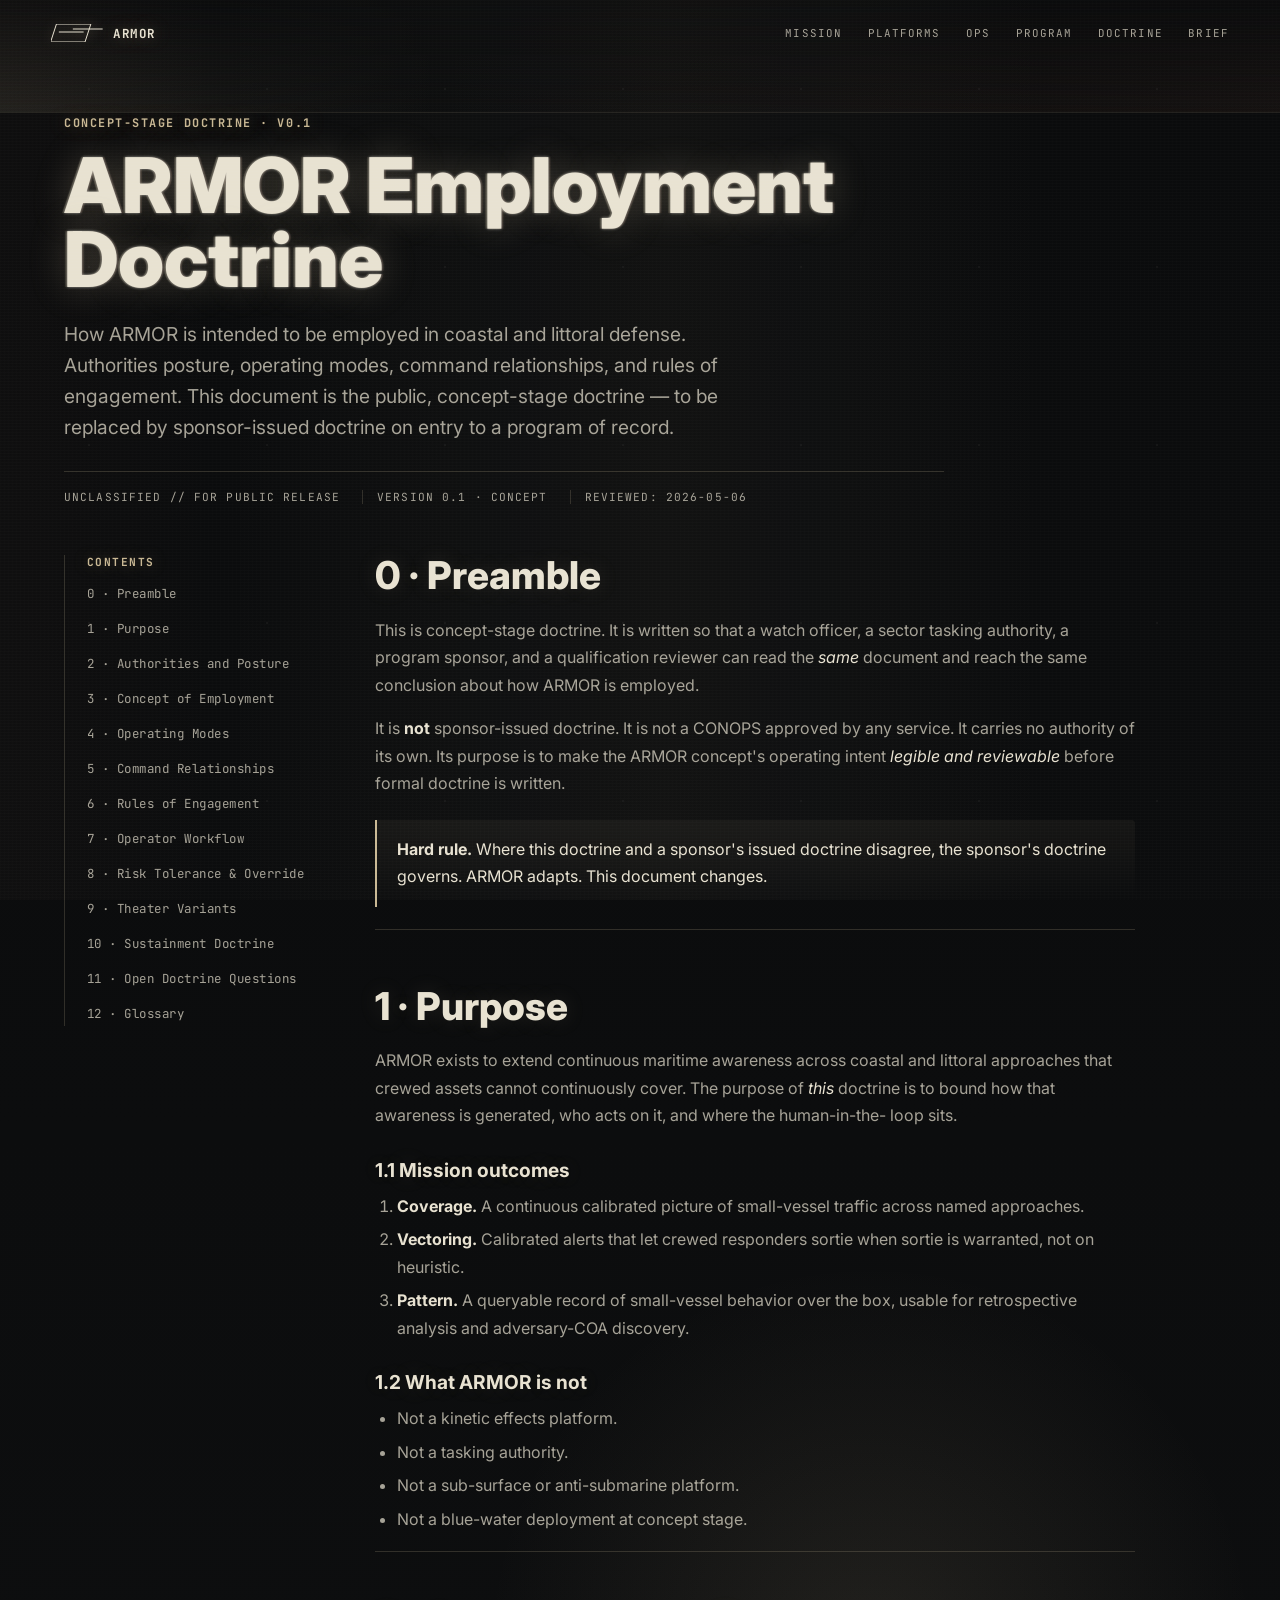
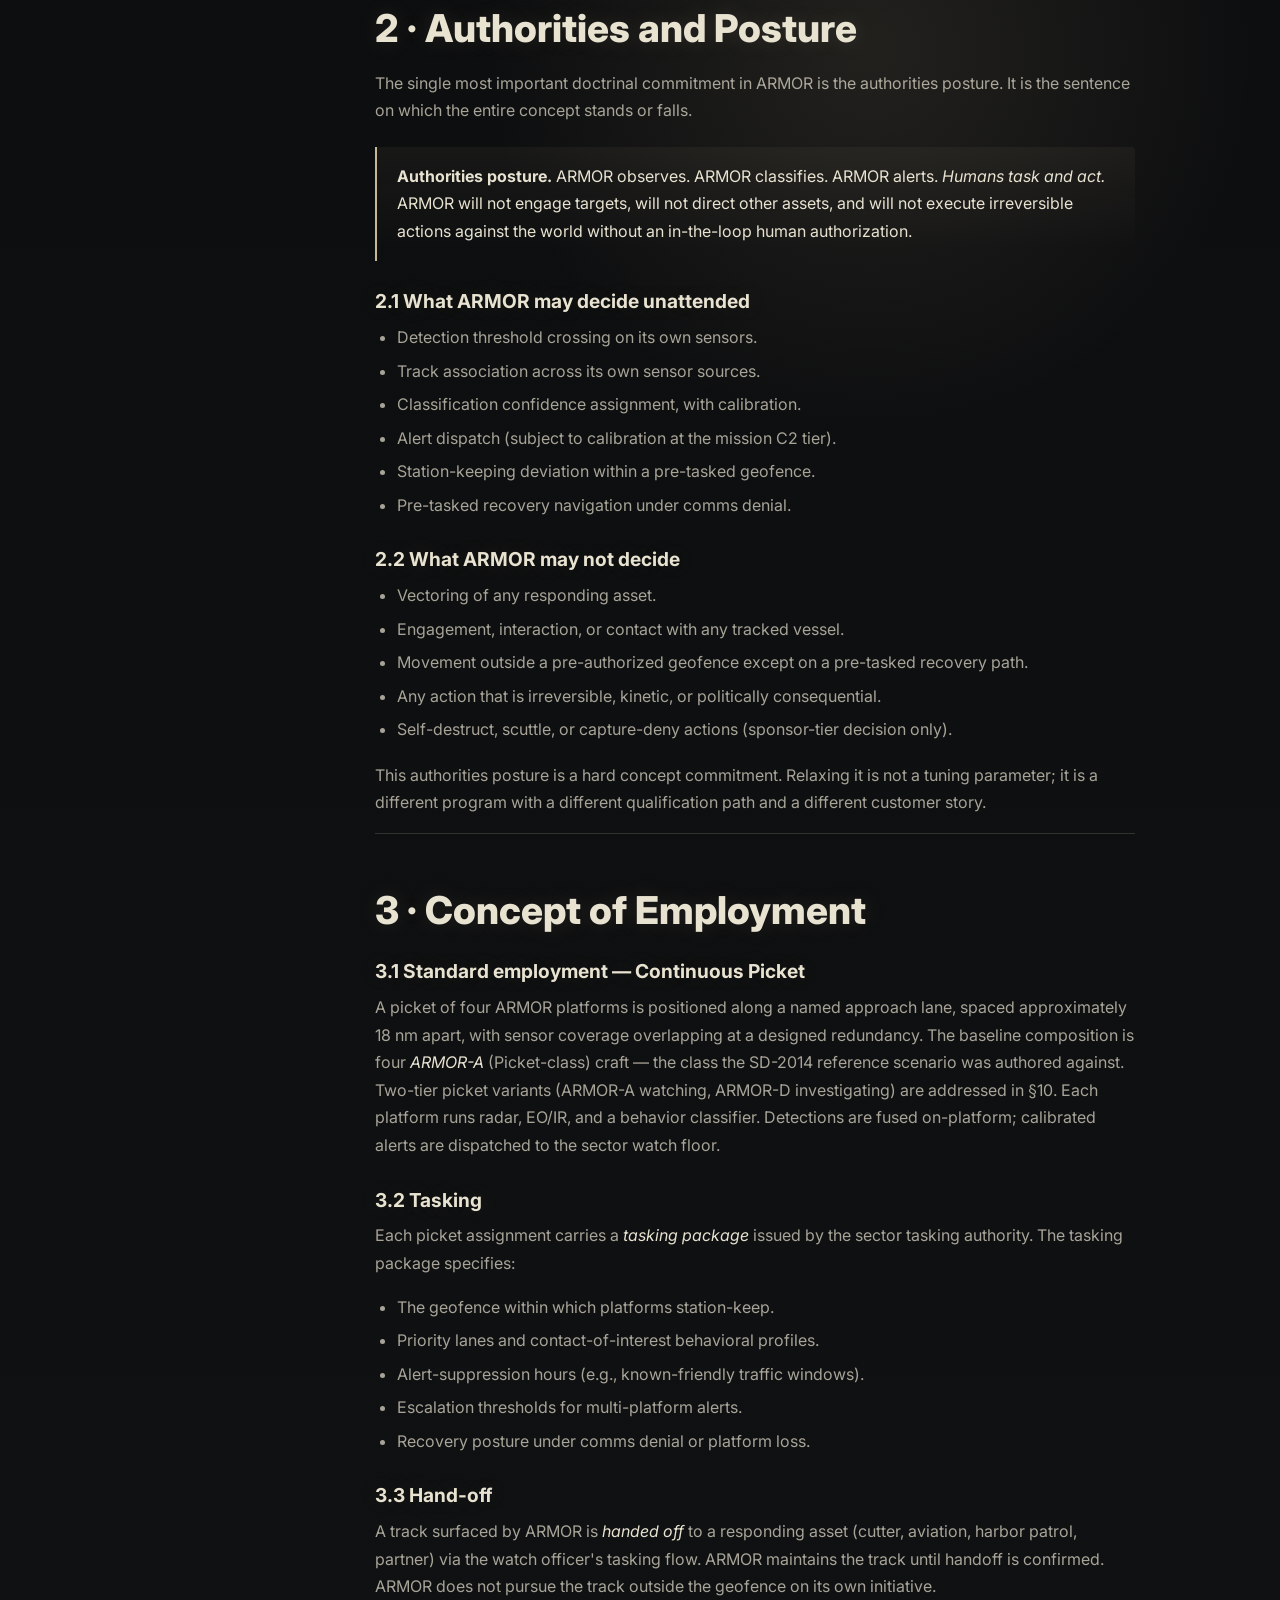
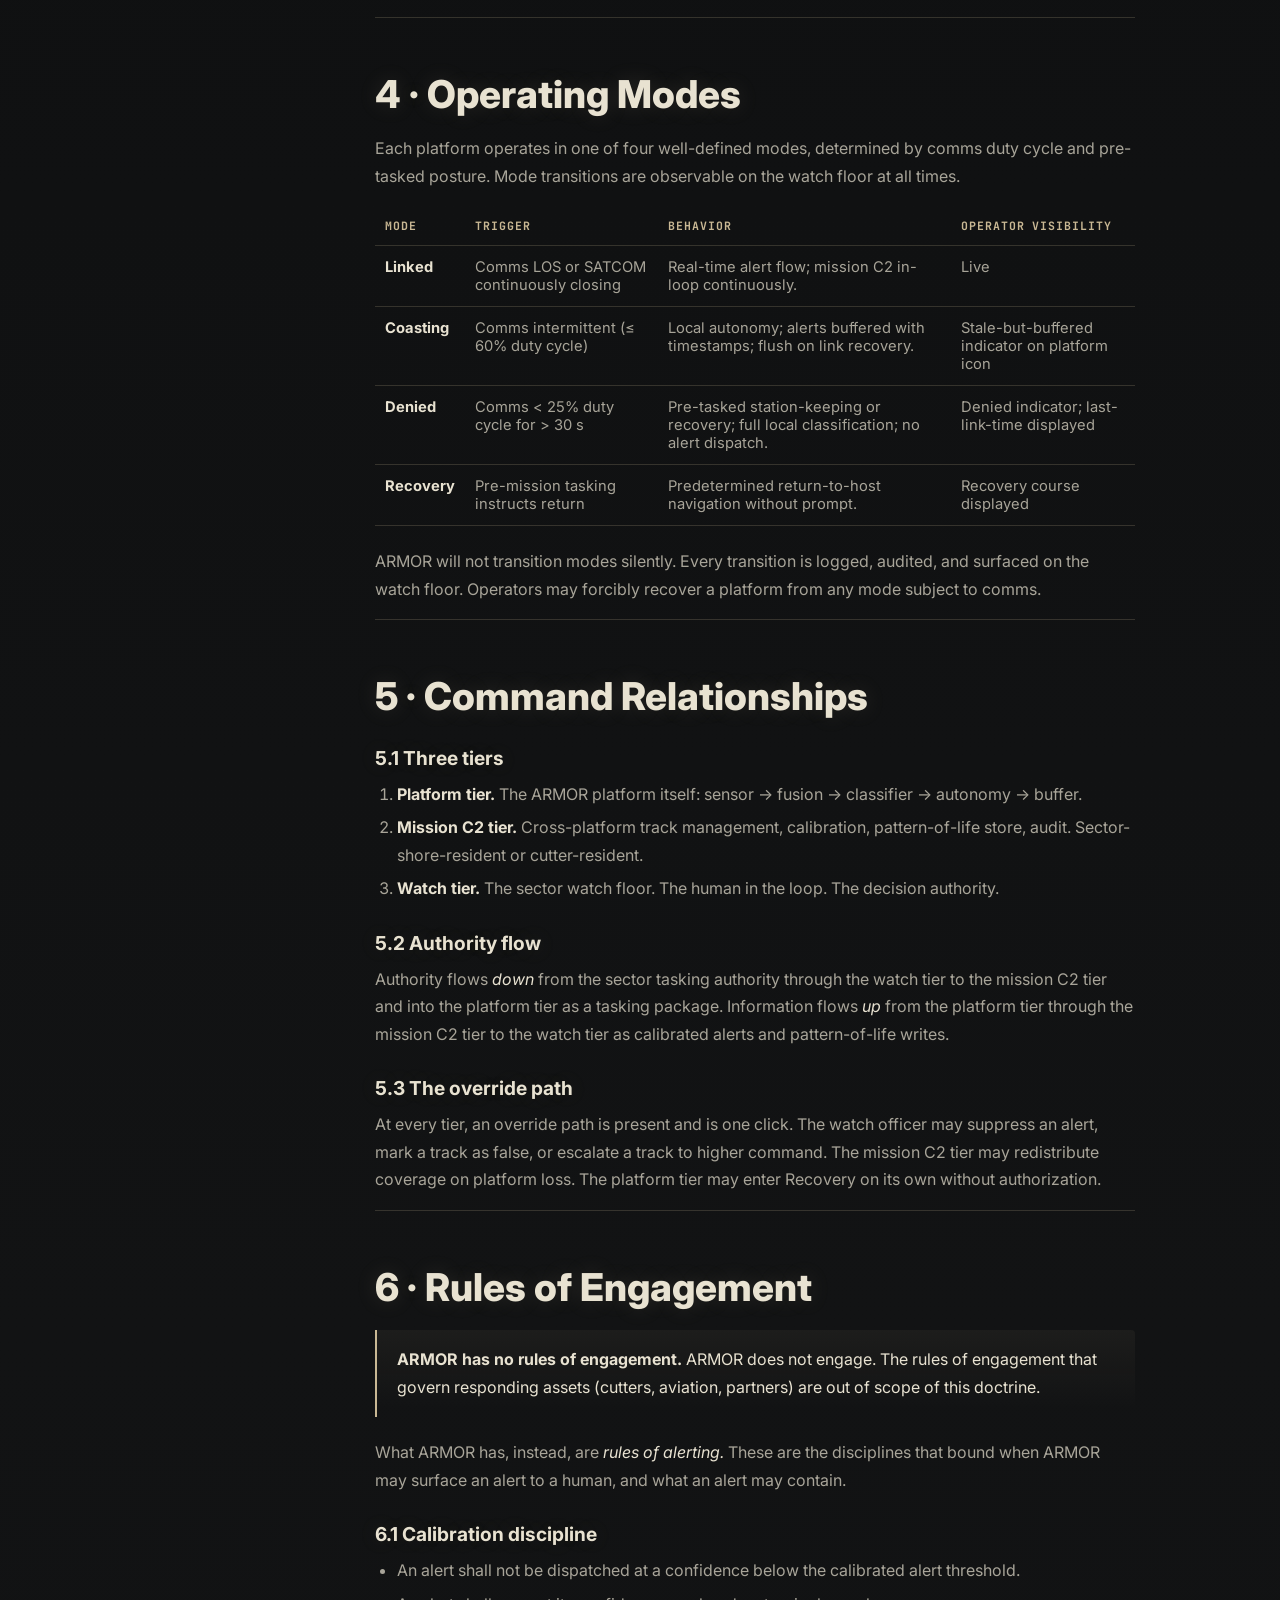
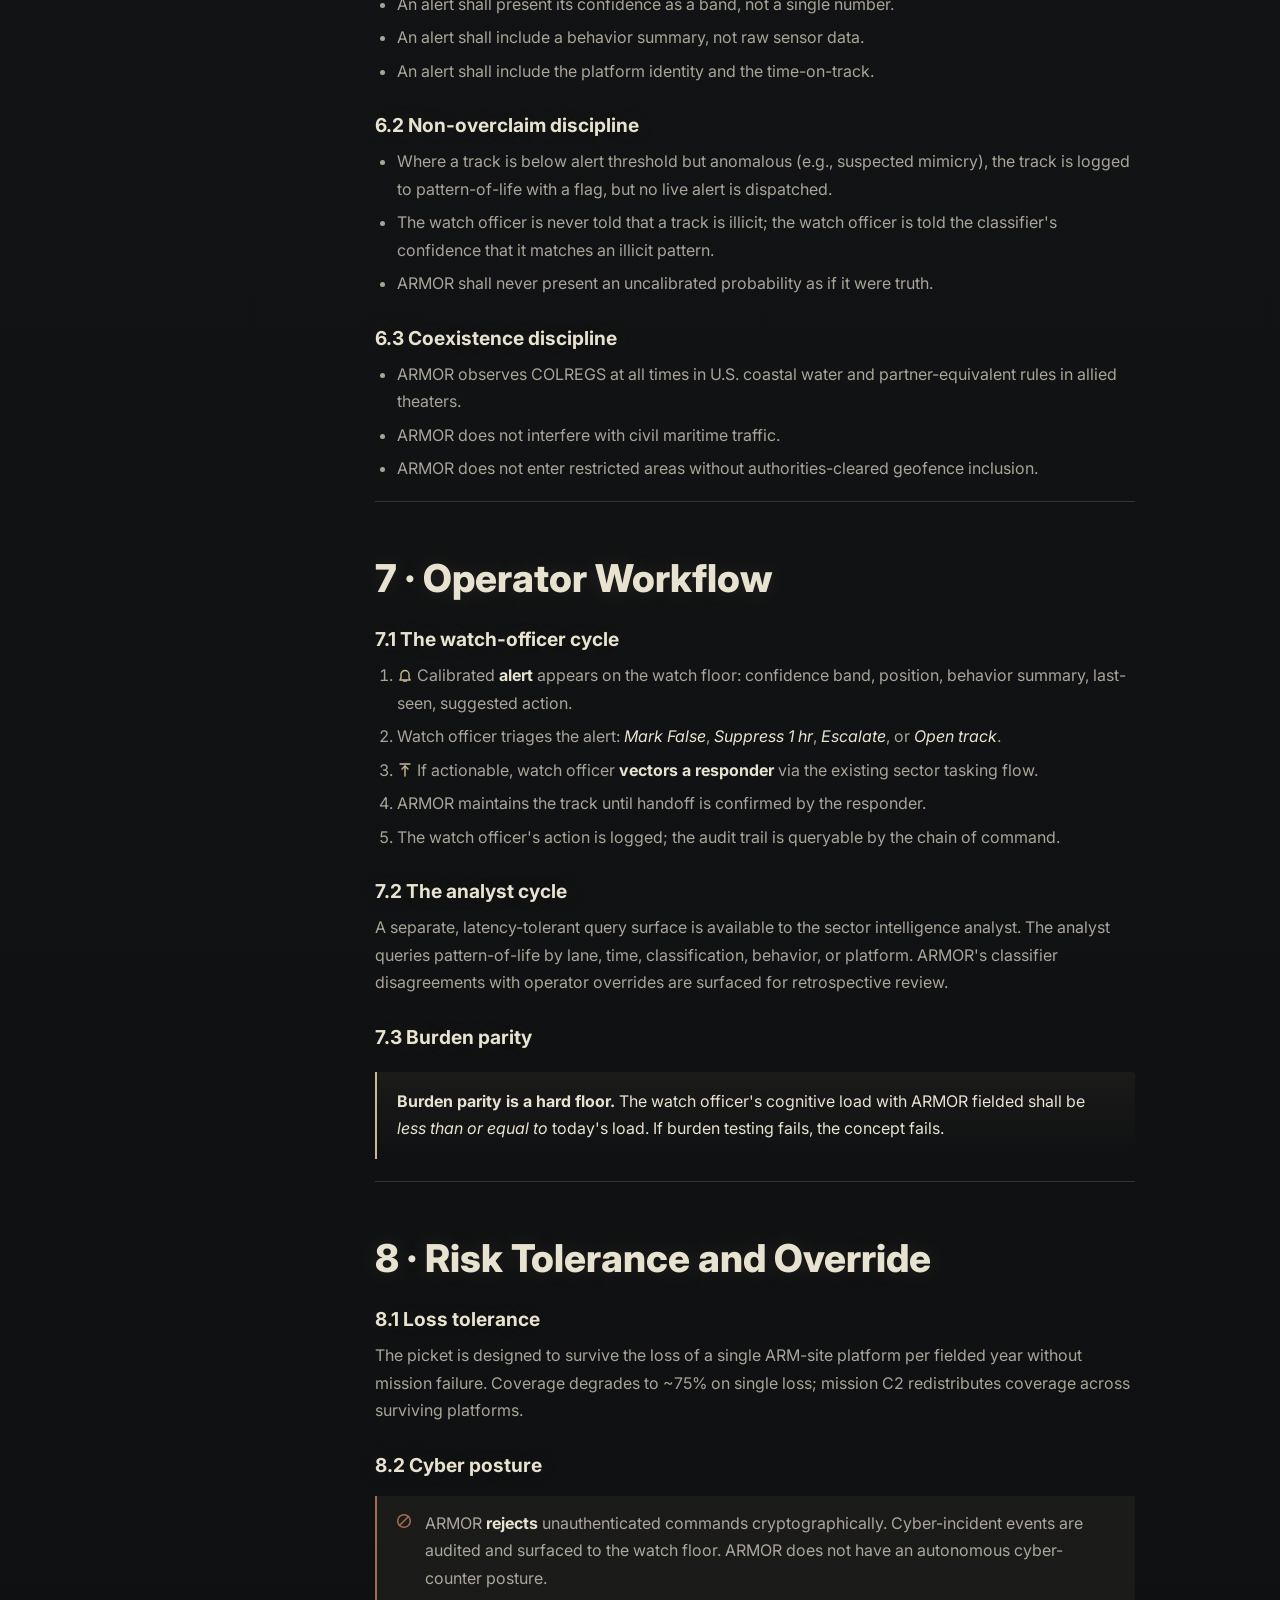
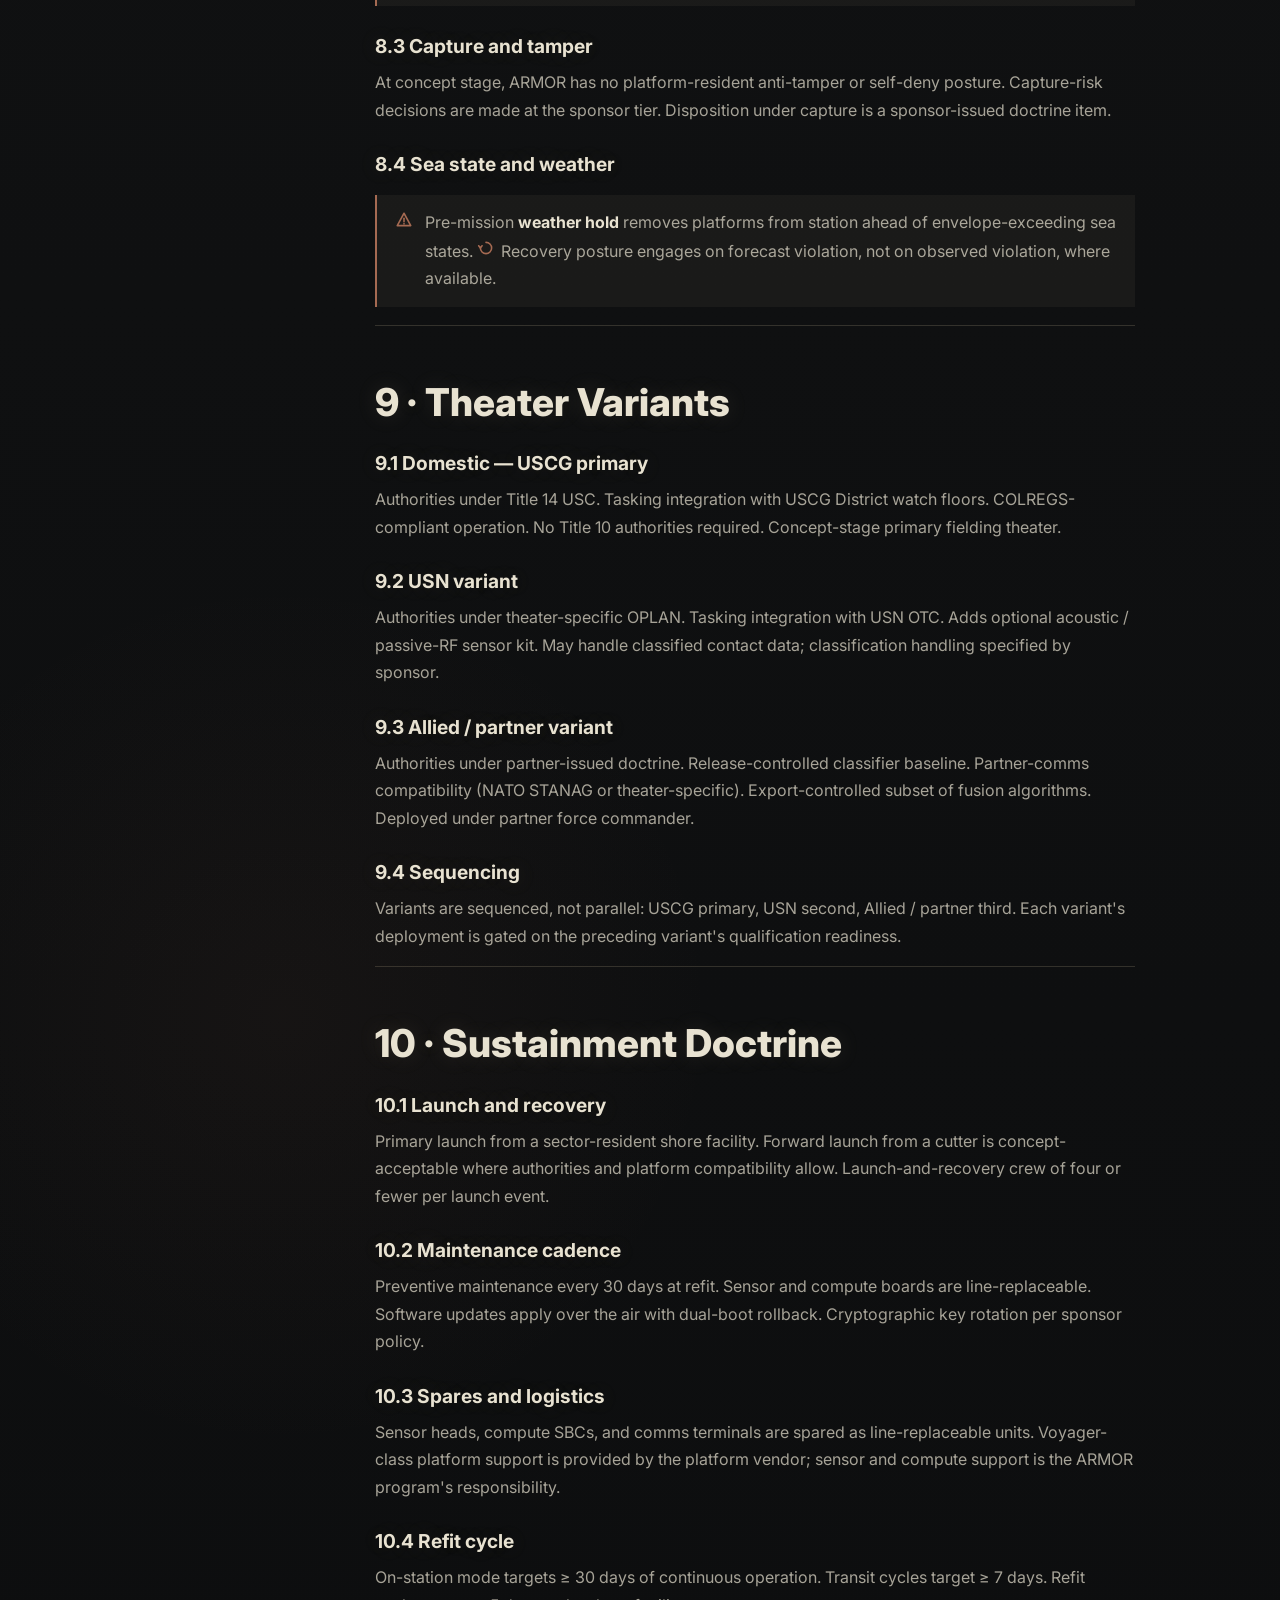
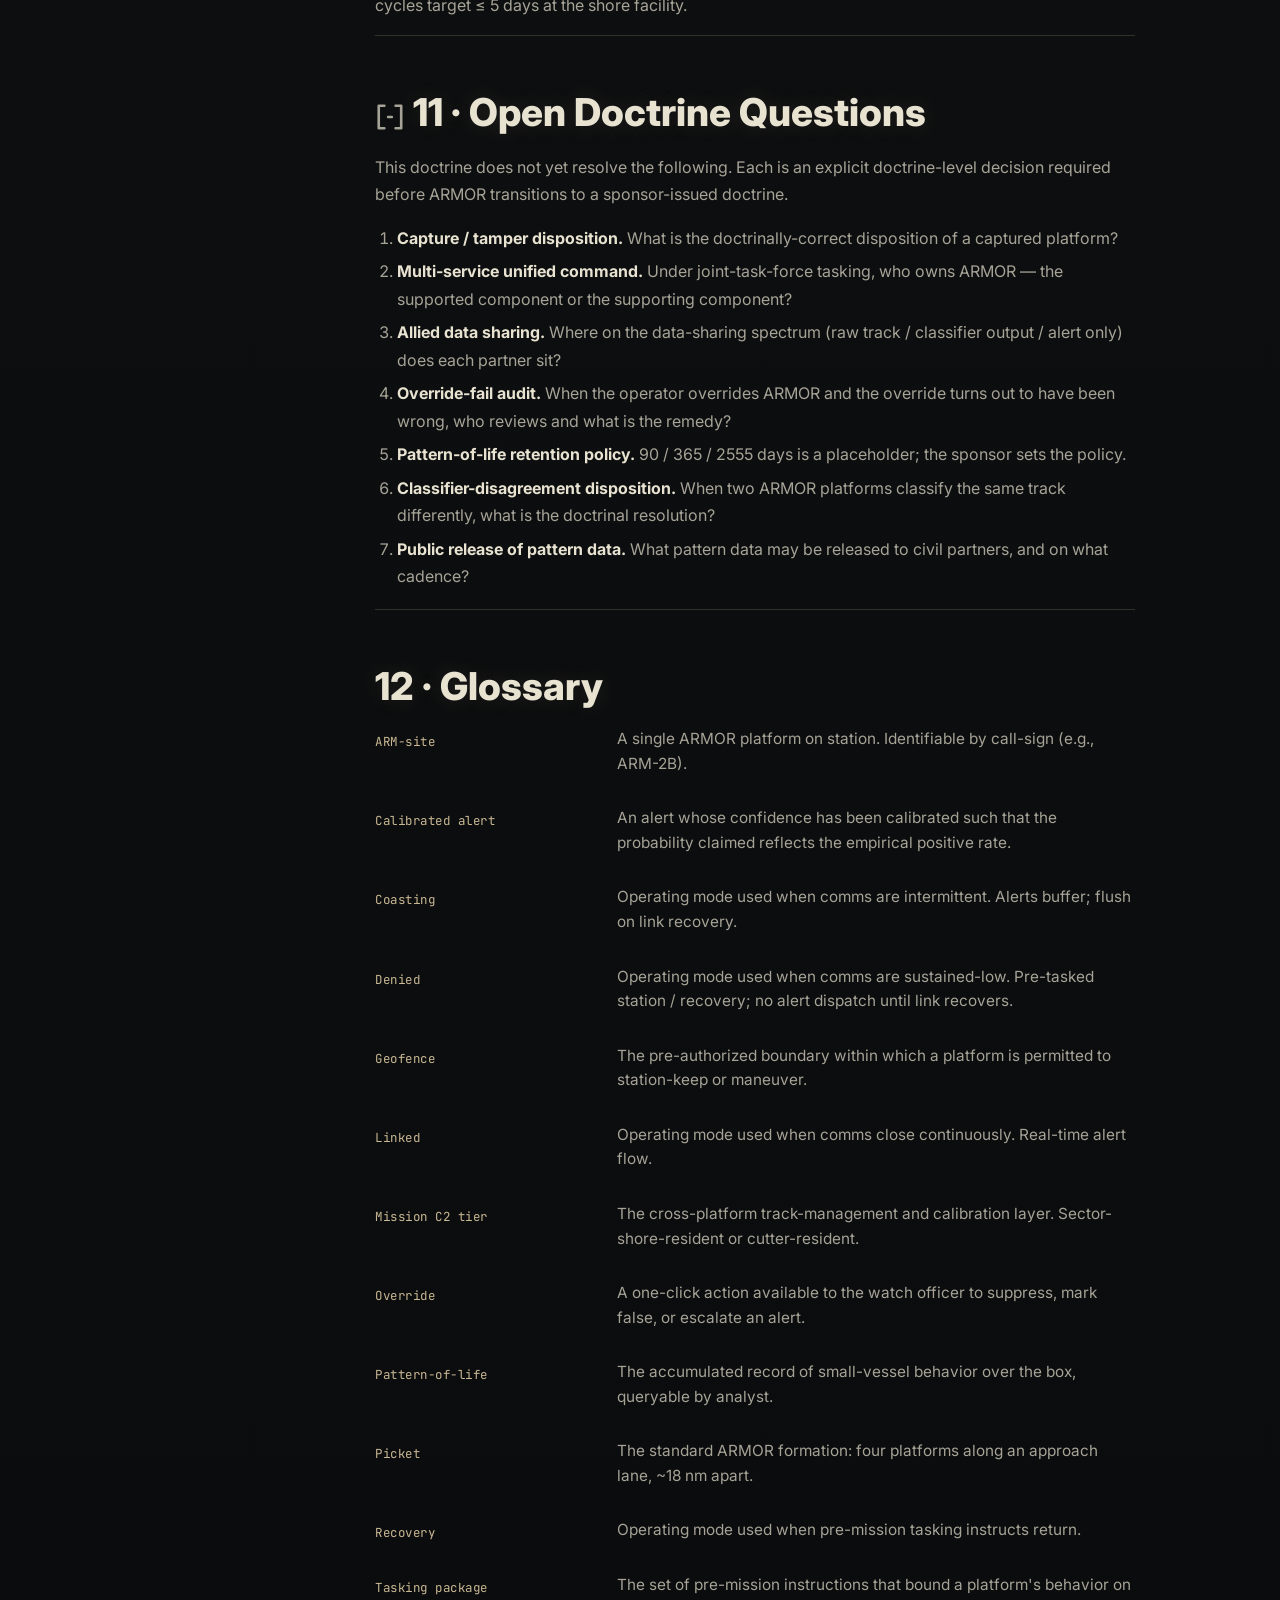
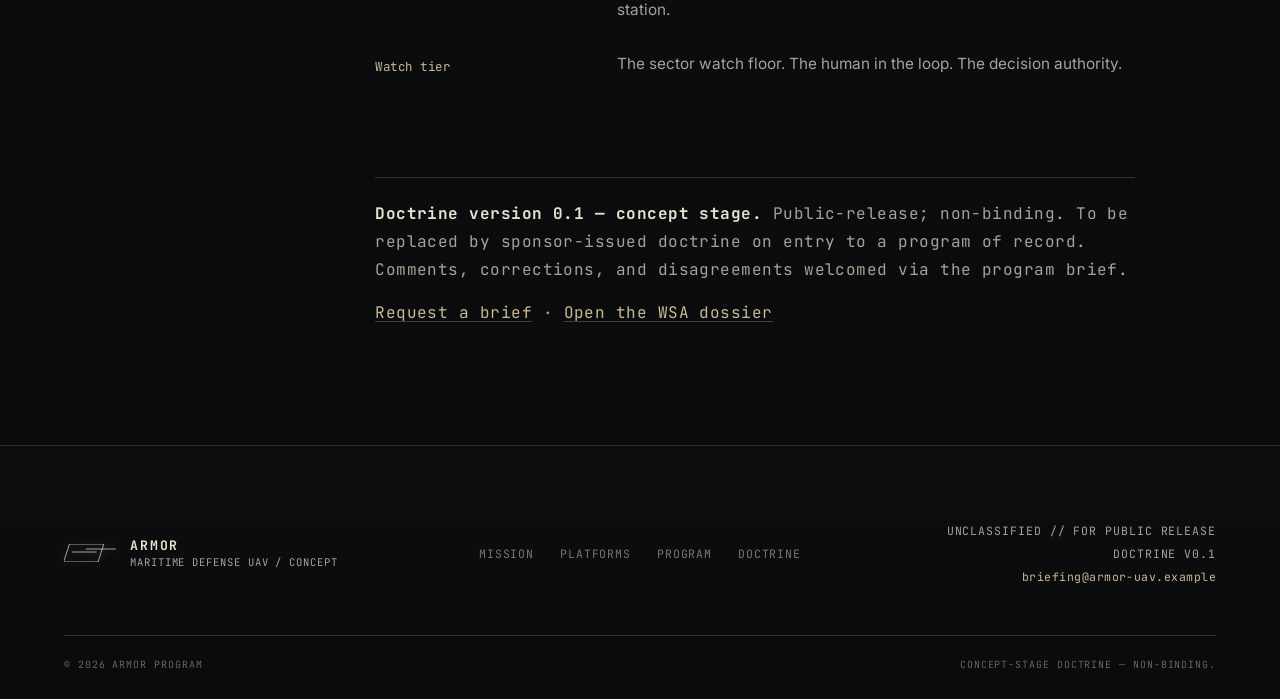
<file: doctrine/index.html>
<!doctype html>
<html lang="en">
  <head>
    <meta charset="utf-8" />
    <meta name="viewport" content="width=device-width, initial-scale=1" />
    <title>ARMOR Doctrine — Concept-Stage Employment Doctrine</title>
    <meta
      name="description"
      content="ARMOR concept-stage employment doctrine: authorities posture, operating modes, rules of engagement, and command relationships for autonomous maritime defense vessels."
    />
    <link rel="preconnect" href="https://fonts.googleapis.com" />
    <link rel="preconnect" href="https://fonts.gstatic.com" crossorigin />
    <link
      href="https://fonts.googleapis.com/css2?family=Inter:wght@400;500;600;700;800;900&family=JetBrains+Mono:wght@500;700&display=swap"
      rel="stylesheet"
    />
    <link rel="stylesheet" href="../styles.css" />
    <link rel="stylesheet" href="./doctrine.css" />
    <link rel="icon" type="image/svg+xml" href="../logo-mark.svg" />
  </head>
  <body class="doctrine-body">
    <!-- Hazard icon sprite — six semantic icons mapped to doctrine vocabulary. See ../icons.css. -->
    <svg class="hazard-sprite" aria-hidden="true" focusable="false" style="position:absolute;width:0;height:0;overflow:hidden">
      <defs>
        <symbol id="icon-caution" viewBox="0 0 16 16">
          <path d="M8 2 L14 13 L2 13 Z"/>
          <line x1="8" y1="6.5" x2="8" y2="9.5"/>
          <line x1="8" y1="11.2" x2="8" y2="11.5"/>
        </symbol>
        <symbol id="icon-denied" viewBox="0 0 16 16">
          <circle cx="8" cy="8" r="5.6"/>
          <line x1="4" y1="12" x2="12" y2="4"/>
        </symbol>
        <symbol id="icon-alert" viewBox="0 0 16 16">
          <path d="M8 2.5 a4 4 0 0 0 -4 4 v3.5 l-1.2 2 h10.4 l-1.2 -2 v-3.5 a4 4 0 0 0 -4 -4 z"/>
          <line x1="6.5" y1="13" x2="9.5" y2="13"/>
        </symbol>
        <symbol id="icon-open" viewBox="0 0 16 16">
          <path d="M5 2 L2 2 L2 14 L5 14"/>
          <path d="M11 2 L14 2 L14 14 L11 14"/>
          <line x1="7" y1="8" x2="9" y2="8"/>
        </symbol>
        <symbol id="icon-recovery" viewBox="0 0 16 16">
          <path d="M3 8 a5 5 0 1 0 5 -5"/>
          <path d="M1.5 6 L3 8 L4.5 6"/>
        </symbol>
        <symbol id="icon-escalate" viewBox="0 0 16 16">
          <line x1="8" y1="14" x2="8" y2="4"/>
          <path d="M5 7 L8 4 L11 7"/>
          <line x1="3" y1="2" x2="13" y2="2"/>
        </symbol>
        <!-- Brand mark: matches the geometry of the original CSS .brand-mark.
             Strokes use currentColor for parent text-color inheritance. -->
        <symbol id="brand-mark" viewBox="0 0 52 18">
          <g fill="none" stroke="currentColor" stroke-linecap="round" stroke-linejoin="round" stroke-width="1">
            <path d="M5.85 0 L39.85 0 L34 18 L0 18 Z"/>
            <line x1="8.25" y1="8" x2="32.25" y2="8"/>
            <line x1="22.25" y1="5" x2="51.25" y2="5"/>
          </g>
        </symbol>
      </defs>
    </svg>

    <header class="site-header" aria-label="Primary navigation">
      <a class="brand-lockup" href="../index.html#top" aria-label="ARMOR home">
        <svg class="brand-mark" viewBox="0 0 52 18" aria-hidden="true" focusable="false"><use href="#brand-mark"/></svg>
        <span>ARMOR</span>
      </a>
      <nav class="nav-links" aria-label="Page sections">
        <a href="../index.html#mission">Mission</a>
        <a href="../index.html#platforms">Platforms</a>
        <a href="../index.html#ops">Ops</a>
        <a href="../index.html#program">Program</a>
        <a href="./" aria-current="page">Doctrine</a>
        <a href="../index.html#contact">Brief</a>
      </nav>
    </header>

    <main class="doctrine-shell">
      <header class="doctrine-hero">
        <p class="eyebrow">Concept-Stage Doctrine · v0.1</p>
        <h1>ARMOR Employment Doctrine</h1>
        <p class="doctrine-deck">
          How ARMOR is intended to be employed in coastal and littoral defense.
          Authorities posture, operating modes, command relationships, and rules
          of engagement. This document is the public, concept-stage doctrine —
          to be replaced by sponsor-issued doctrine on entry to a program of record.
        </p>
        <div class="doctrine-meta">
          <span>UNCLASSIFIED // FOR PUBLIC RELEASE</span>
          <span>Version 0.1 · Concept</span>
          <span>Reviewed: 2026-05-06</span>
        </div>
      </header>

      <aside class="doctrine-toc" aria-label="Doctrine contents">
        <p class="toc-label">Contents</p>
        <ol>
          <li><a href="#preamble">0 · Preamble</a></li>
          <li><a href="#purpose">1 · Purpose</a></li>
          <li><a href="#authorities">2 · Authorities and Posture</a></li>
          <li><a href="#employment">3 · Concept of Employment</a></li>
          <li><a href="#modes">4 · Operating Modes</a></li>
          <li><a href="#command">5 · Command Relationships</a></li>
          <li><a href="#roe">6 · Rules of Engagement</a></li>
          <li><a href="#workflow">7 · Operator Workflow</a></li>
          <li><a href="#override">8 · Risk Tolerance &amp; Override</a></li>
          <li><a href="#theaters">9 · Theater Variants</a></li>
          <li><a href="#sustainment">10 · Sustainment Doctrine</a></li>
          <li><a href="#questions">11 · Open Doctrine Questions</a></li>
          <li><a href="#glossary">12 · Glossary</a></li>
        </ol>
      </aside>

      <article class="doctrine-doc">
        <section id="preamble" class="doc-section">
          <h2>0 · Preamble</h2>
          <p>
            This is concept-stage doctrine. It is written so that a watch
            officer, a sector tasking authority, a program sponsor, and a
            qualification reviewer can read the <em>same</em> document and reach
            the same conclusion about how ARMOR is employed.
          </p>
          <p>
            It is <strong>not</strong> sponsor-issued doctrine. It is not a
            CONOPS approved by any service. It carries no authority of its own.
            Its purpose is to make the ARMOR concept's operating intent
            <em>legible and reviewable</em> before formal doctrine is written.
          </p>
          <p class="callout">
            <strong>Hard rule.</strong> Where this doctrine and a sponsor's
            issued doctrine disagree, the sponsor's doctrine governs. ARMOR
            adapts. This document changes.
          </p>
        </section>

        <section id="purpose" class="doc-section">
          <h2>1 · Purpose</h2>
          <p>
            ARMOR exists to extend continuous maritime awareness across coastal
            and littoral approaches that crewed assets cannot continuously
            cover. The purpose of <em>this</em> doctrine is to bound how that
            awareness is generated, who acts on it, and where the human-in-the-
            loop sits.
          </p>
          <h3>1.1 Mission outcomes</h3>
          <ol>
            <li><strong>Coverage.</strong> A continuous calibrated picture of small-vessel traffic across named approaches.</li>
            <li><strong>Vectoring.</strong> Calibrated alerts that let crewed responders sortie when sortie is warranted, not on heuristic.</li>
            <li><strong>Pattern.</strong> A queryable record of small-vessel behavior over the box, usable for retrospective analysis and adversary-COA discovery.</li>
          </ol>
          <h3>1.2 What ARMOR is not</h3>
          <ul>
            <li>Not a kinetic effects platform.</li>
            <li>Not a tasking authority.</li>
            <li>Not a sub-surface or anti-submarine platform.</li>
            <li>Not a blue-water deployment at concept stage.</li>
          </ul>
        </section>

        <section id="authorities" class="doc-section">
          <h2>2 · Authorities and Posture</h2>
          <p>
            The single most important doctrinal commitment in ARMOR is the
            authorities posture. It is the sentence on which the entire concept
            stands or falls.
          </p>
          <p class="callout">
            <strong>Authorities posture.</strong> ARMOR observes. ARMOR
            classifies. ARMOR alerts. <em>Humans task and act.</em> ARMOR will
            not engage targets, will not direct other assets, and will not
            execute irreversible actions against the world without an
            in-the-loop human authorization.
          </p>
          <h3>2.1 What ARMOR may decide unattended</h3>
          <ul>
            <li>Detection threshold crossing on its own sensors.</li>
            <li>Track association across its own sensor sources.</li>
            <li>Classification confidence assignment, with calibration.</li>
            <li>Alert dispatch (subject to calibration at the mission C2 tier).</li>
            <li>Station-keeping deviation within a pre-tasked geofence.</li>
            <li>Pre-tasked recovery navigation under comms denial.</li>
          </ul>
          <h3>2.2 What ARMOR may not decide</h3>
          <ul>
            <li>Vectoring of any responding asset.</li>
            <li>Engagement, interaction, or contact with any tracked vessel.</li>
            <li>Movement outside a pre-authorized geofence except on a pre-tasked recovery path.</li>
            <li>Any action that is irreversible, kinetic, or politically consequential.</li>
            <li>Self-destruct, scuttle, or capture-deny actions (sponsor-tier decision only).</li>
          </ul>
          <p>
            This authorities posture is a hard concept commitment. Relaxing it
            is not a tuning parameter; it is a different program with a different
            qualification path and a different customer story.
          </p>
        </section>

        <section id="employment" class="doc-section">
          <h2>3 · Concept of Employment</h2>
          <h3>3.1 Standard employment — Continuous Picket</h3>
          <p>
            A picket of four ARMOR platforms is positioned along a named
            approach lane, spaced approximately 18 nm apart, with sensor
            coverage overlapping at a designed redundancy. The baseline
            composition is four <em>ARMOR-A</em> (Picket-class) craft &mdash; the
            class the SD-2014 reference scenario was authored against.
            Two-tier picket variants (ARMOR-A watching, ARMOR-D investigating)
            are addressed in §10. Each platform runs radar, EO/IR, and a
            behavior classifier. Detections are fused on-platform; calibrated
            alerts are dispatched to the sector watch floor.
          </p>
          <h3>3.2 Tasking</h3>
          <p>
            Each picket assignment carries a <em>tasking package</em> issued by
            the sector tasking authority. The tasking package specifies:
          </p>
          <ul>
            <li>The geofence within which platforms station-keep.</li>
            <li>Priority lanes and contact-of-interest behavioral profiles.</li>
            <li>Alert-suppression hours (e.g., known-friendly traffic windows).</li>
            <li>Escalation thresholds for multi-platform alerts.</li>
            <li>Recovery posture under comms denial or platform loss.</li>
          </ul>
          <h3>3.3 Hand-off</h3>
          <p>
            A track surfaced by ARMOR is <em>handed off</em> to a responding
            asset (cutter, aviation, harbor patrol, partner) via the watch
            officer's tasking flow. ARMOR maintains the track until handoff is
            confirmed. ARMOR does not pursue the track outside the geofence on
            its own initiative.
          </p>
        </section>

        <section id="modes" class="doc-section">
          <h2>4 · Operating Modes</h2>
          <p>
            Each platform operates in one of four well-defined modes,
            determined by comms duty cycle and pre-tasked posture. Mode
            transitions are observable on the watch floor at all times.
          </p>
          <table class="doc-table">
            <thead>
              <tr>
                <th>Mode</th>
                <th>Trigger</th>
                <th>Behavior</th>
                <th>Operator visibility</th>
              </tr>
            </thead>
            <tbody>
              <tr>
                <td><strong>Linked</strong></td>
                <td>Comms LOS or SATCOM continuously closing</td>
                <td>Real-time alert flow; mission C2 in-loop continuously.</td>
                <td>Live</td>
              </tr>
              <tr>
                <td><strong>Coasting</strong></td>
                <td>Comms intermittent (≤ 60% duty cycle)</td>
                <td>Local autonomy; alerts buffered with timestamps; flush on link recovery.</td>
                <td>Stale-but-buffered indicator on platform icon</td>
              </tr>
              <tr>
                <td><strong>Denied</strong></td>
                <td>Comms &lt; 25% duty cycle for &gt; 30 s</td>
                <td>Pre-tasked station-keeping or recovery; full local classification; no alert dispatch.</td>
                <td>Denied indicator; last-link-time displayed</td>
              </tr>
              <tr>
                <td><strong>Recovery</strong></td>
                <td>Pre-mission tasking instructs return</td>
                <td>Predetermined return-to-host navigation without prompt.</td>
                <td>Recovery course displayed</td>
              </tr>
            </tbody>
          </table>
          <p>
            ARMOR will not transition modes silently. Every transition is
            logged, audited, and surfaced on the watch floor. Operators may
            forcibly recover a platform from any mode subject to comms.
          </p>
        </section>

        <section id="command" class="doc-section">
          <h2>5 · Command Relationships</h2>
          <h3>5.1 Three tiers</h3>
          <ol>
            <li><strong>Platform tier.</strong> The ARMOR platform itself: sensor → fusion → classifier → autonomy → buffer.</li>
            <li><strong>Mission C2 tier.</strong> Cross-platform track management, calibration, pattern-of-life store, audit. Sector-shore-resident or cutter-resident.</li>
            <li><strong>Watch tier.</strong> The sector watch floor. The human in the loop. The decision authority.</li>
          </ol>
          <h3>5.2 Authority flow</h3>
          <p>
            Authority flows <em>down</em> from the sector tasking authority
            through the watch tier to the mission C2 tier and into the
            platform tier as a tasking package. Information flows <em>up</em>
            from the platform tier through the mission C2 tier to the watch
            tier as calibrated alerts and pattern-of-life writes.
          </p>
          <h3>5.3 The override path</h3>
          <p>
            At every tier, an override path is present and is one click. The
            watch officer may suppress an alert, mark a track as false, or
            escalate a track to higher command. The mission C2 tier may
            redistribute coverage on platform loss. The platform tier may
            enter Recovery on its own without authorization.
          </p>
        </section>

        <section id="roe" class="doc-section">
          <h2>6 · Rules of Engagement</h2>
          <p class="callout">
            <strong>ARMOR has no rules of engagement.</strong> ARMOR does not
            engage. The rules of engagement that govern responding assets
            (cutters, aviation, partners) are out of scope of this doctrine.
          </p>
          <p>
            What ARMOR has, instead, are <em>rules of alerting.</em> These are
            the disciplines that bound when ARMOR may surface an alert to a
            human, and what an alert may contain.
          </p>
          <h3>6.1 Calibration discipline</h3>
          <ul>
            <li>An alert shall not be dispatched at a confidence below the calibrated alert threshold.</li>
            <li>An alert shall present its confidence as a band, not a single number.</li>
            <li>An alert shall include a behavior summary, not raw sensor data.</li>
            <li>An alert shall include the platform identity and the time-on-track.</li>
          </ul>
          <h3>6.2 Non-overclaim discipline</h3>
          <ul>
            <li>Where a track is below alert threshold but anomalous (e.g., suspected mimicry), the track is logged to pattern-of-life with a flag, but no live alert is dispatched.</li>
            <li>The watch officer is never told that a track is illicit; the watch officer is told the classifier's confidence that it matches an illicit pattern.</li>
            <li>ARMOR shall never present an uncalibrated probability as if it were truth.</li>
          </ul>
          <h3>6.3 Coexistence discipline</h3>
          <ul>
            <li>ARMOR observes COLREGS at all times in U.S. coastal water and partner-equivalent rules in allied theaters.</li>
            <li>ARMOR does not interfere with civil maritime traffic.</li>
            <li>ARMOR does not enter restricted areas without authorities-cleared geofence inclusion.</li>
          </ul>
        </section>

        <section id="workflow" class="doc-section">
          <h2>7 · Operator Workflow</h2>
          <h3>7.1 The watch-officer cycle</h3>
          <ol>
            <li><svg class="hazard-icon hazard-icon--alert" aria-hidden="true"><use href="#icon-alert"/></svg> Calibrated <strong>alert</strong> appears on the watch floor: confidence band, position, behavior summary, last-seen, suggested action.</li>
            <li>Watch officer triages the alert: <em>Mark False</em>, <em>Suppress 1 hr</em>, <em>Escalate</em>, or <em>Open track</em>.</li>
            <li><svg class="hazard-icon hazard-icon--escalate" aria-hidden="true"><use href="#icon-escalate"/></svg> If actionable, watch officer <strong>vectors a responder</strong> via the existing sector tasking flow.</li>
            <li>ARMOR maintains the track until handoff is confirmed by the responder.</li>
            <li>The watch officer's action is logged; the audit trail is queryable by the chain of command.</li>
          </ol>
          <h3>7.2 The analyst cycle</h3>
          <p>
            A separate, latency-tolerant query surface is available to the
            sector intelligence analyst. The analyst queries pattern-of-life by
            lane, time, classification, behavior, or platform. ARMOR's
            classifier disagreements with operator overrides are surfaced for
            retrospective review.
          </p>
          <h3>7.3 Burden parity</h3>
          <p class="callout">
            <strong>Burden parity is a hard floor.</strong> The watch officer's
            cognitive load with ARMOR fielded shall be <em>less than or equal
            to</em> today's load. If burden testing fails, the concept fails.
          </p>
        </section>

        <section id="override" class="doc-section">
          <h2>8 · Risk Tolerance and Override</h2>
          <h3>8.1 Loss tolerance</h3>
          <p>
            The picket is designed to survive the loss of a single ARM-site
            platform per fielded year without mission failure. Coverage
            degrades to ~75% on single loss; mission C2 redistributes coverage
            across surviving platforms.
          </p>
          <h3>8.2 Cyber posture</h3>
          <div class="hazard-callout hazard-callout--denied">
            <svg class="hazard-icon" aria-hidden="true"><use href="#icon-denied"/></svg>
            <p style="margin:0">
              ARMOR <strong>rejects</strong> unauthenticated commands cryptographically.
              Cyber-incident events are audited and surfaced to the watch floor.
              ARMOR does not have an autonomous cyber-counter posture.
            </p>
          </div>
          <h3>8.3 Capture and tamper</h3>
          <p>
            At concept stage, ARMOR has no platform-resident anti-tamper or
            self-deny posture. Capture-risk decisions are made at the sponsor
            tier. Disposition under capture is a sponsor-issued doctrine item.
          </p>
          <h3>8.4 Sea state and weather</h3>
          <div class="hazard-callout hazard-callout--caution">
            <svg class="hazard-icon" aria-hidden="true"><use href="#icon-caution"/></svg>
            <p style="margin:0">
              Pre-mission <strong>weather hold</strong> removes platforms from station
              ahead of envelope-exceeding sea states. <span class="hazard-mark"><svg class="hazard-icon hazard-icon--recovery" aria-hidden="true"><use href="#icon-recovery"/></svg>Recovery posture</span> engages on forecast violation, not on observed violation, where available.
            </p>
          </div>
        </section>

        <section id="theaters" class="doc-section">
          <h2>9 · Theater Variants</h2>
          <h3>9.1 Domestic — USCG primary</h3>
          <p>
            Authorities under Title 14 USC. Tasking integration with USCG
            District watch floors. COLREGS-compliant operation. No Title 10
            authorities required. Concept-stage primary fielding theater.
          </p>
          <h3>9.2 USN variant</h3>
          <p>
            Authorities under theater-specific OPLAN. Tasking integration with
            USN OTC. Adds optional acoustic / passive-RF sensor kit. May
            handle classified contact data; classification handling specified
            by sponsor.
          </p>
          <h3>9.3 Allied / partner variant</h3>
          <p>
            Authorities under partner-issued doctrine. Release-controlled
            classifier baseline. Partner-comms compatibility (NATO STANAG or
            theater-specific). Export-controlled subset of fusion algorithms.
            Deployed under partner force commander.
          </p>
          <h3>9.4 Sequencing</h3>
          <p>
            Variants are sequenced, not parallel: USCG primary, USN second,
            Allied / partner third. Each variant's deployment is gated on the
            preceding variant's qualification readiness.
          </p>
        </section>

        <section id="sustainment" class="doc-section">
          <h2>10 · Sustainment Doctrine</h2>
          <h3>10.1 Launch and recovery</h3>
          <p>
            Primary launch from a sector-resident shore facility. Forward
            launch from a cutter is concept-acceptable where authorities and
            platform compatibility allow. Launch-and-recovery crew of four or
            fewer per launch event.
          </p>
          <h3>10.2 Maintenance cadence</h3>
          <p>
            Preventive maintenance every 30 days at refit. Sensor and compute
            boards are line-replaceable. Software updates apply over the air
            with dual-boot rollback. Cryptographic key rotation per sponsor
            policy.
          </p>
          <h3>10.3 Spares and logistics</h3>
          <p>
            Sensor heads, compute SBCs, and comms terminals are spared as
            line-replaceable units. Voyager-class platform support is provided
            by the platform vendor; sensor and compute support is the ARMOR
            program's responsibility.
          </p>
          <h3>10.4 Refit cycle</h3>
          <p>
            On-station mode targets ≥ 30 days of continuous operation. Transit
            cycles target ≥ 7 days. Refit cycles target ≤ 5 days at the shore
            facility.
          </p>
        </section>

        <section id="questions" class="doc-section">
          <h2><svg class="hazard-icon hazard-icon--open" aria-hidden="true" style="height:0.78em;width:0.78em;margin-right:8px"><use href="#icon-open"/></svg>11 · Open Doctrine Questions</h2>
          <p>
            This doctrine does not yet resolve the following. Each is an
            explicit doctrine-level decision required before ARMOR transitions
            to a sponsor-issued doctrine.
          </p>
          <ol>
            <li><strong>Capture / tamper disposition.</strong> What is the doctrinally-correct disposition of a captured platform?</li>
            <li><strong>Multi-service unified command.</strong> Under joint-task-force tasking, who owns ARMOR — the supported component or the supporting component?</li>
            <li><strong>Allied data sharing.</strong> Where on the data-sharing spectrum (raw track / classifier output / alert only) does each partner sit?</li>
            <li><strong>Override-fail audit.</strong> When the operator overrides ARMOR and the override turns out to have been wrong, who reviews and what is the remedy?</li>
            <li><strong>Pattern-of-life retention policy.</strong> 90 / 365 / 2555 days is a placeholder; the sponsor sets the policy.</li>
            <li><strong>Classifier-disagreement disposition.</strong> When two ARMOR platforms classify the same track differently, what is the doctrinal resolution?</li>
            <li><strong>Public release of pattern data.</strong> What pattern data may be released to civil partners, and on what cadence?</li>
          </ol>
        </section>

        <section id="glossary" class="doc-section">
          <h2>12 · Glossary</h2>
          <dl class="doc-glossary">
            <dt>ARM-site</dt>
            <dd>A single ARMOR platform on station. Identifiable by call-sign (e.g., ARM-2B).</dd>
            <dt>Calibrated alert</dt>
            <dd>An alert whose confidence has been calibrated such that the probability claimed reflects the empirical positive rate.</dd>
            <dt>Coasting</dt>
            <dd>Operating mode used when comms are intermittent. Alerts buffer; flush on link recovery.</dd>
            <dt>Denied</dt>
            <dd>Operating mode used when comms are sustained-low. Pre-tasked station / recovery; no alert dispatch until link recovers.</dd>
            <dt>Geofence</dt>
            <dd>The pre-authorized boundary within which a platform is permitted to station-keep or maneuver.</dd>
            <dt>Linked</dt>
            <dd>Operating mode used when comms close continuously. Real-time alert flow.</dd>
            <dt>Mission C2 tier</dt>
            <dd>The cross-platform track-management and calibration layer. Sector-shore-resident or cutter-resident.</dd>
            <dt>Override</dt>
            <dd>A one-click action available to the watch officer to suppress, mark false, or escalate an alert.</dd>
            <dt>Pattern-of-life</dt>
            <dd>The accumulated record of small-vessel behavior over the box, queryable by analyst.</dd>
            <dt>Picket</dt>
            <dd>The standard ARMOR formation: four platforms along an approach lane, ~18 nm apart.</dd>
            <dt>Recovery</dt>
            <dd>Operating mode used when pre-mission tasking instructs return.</dd>
            <dt>Tasking package</dt>
            <dd>The set of pre-mission instructions that bound a platform's behavior on station.</dd>
            <dt>Watch tier</dt>
            <dd>The sector watch floor. The human in the loop. The decision authority.</dd>
          </dl>
        </section>

        <footer class="doctrine-footnote">
          <p>
            <strong>Doctrine version 0.1 — concept stage.</strong> Public-release;
            non-binding. To be replaced by sponsor-issued doctrine on entry to a
            program of record. Comments, corrections, and disagreements
            welcomed via the program brief.
          </p>
          <p>
            <a href="../index.html#contact">Request a brief</a> ·
            <a href="https://github.com/augustave/armor/tree/main/WSA">Open the WSA dossier</a>
          </p>
        </footer>
      </article>
    </main>

    <footer class="site-footer" aria-label="Site footer">
      <div class="footer-inner">
        <div class="footer-brand">
          <svg class="brand-mark" viewBox="0 0 52 18" aria-hidden="true" focusable="false"><use href="#brand-mark"/></svg>
          <div>
            <strong>ARMOR</strong>
            <span>Maritime Defense UAV / Concept</span>
          </div>
        </div>
        <nav class="footer-nav" aria-label="Footer navigation">
          <a href="../index.html#mission">Mission</a>
          <a href="../index.html#platforms">Platforms</a>
          <a href="../index.html#program">Program</a>
          <a href="./">Doctrine</a>
        </nav>
        <div class="footer-meta">
          <span>UNCLASSIFIED // FOR PUBLIC RELEASE</span>
          <span>Doctrine v0.1</span>
          <a href="mailto:briefing@armor-uav.example">briefing@armor-uav.example</a>
        </div>
      </div>
      <div class="footer-base">
        <span>&copy; 2026 ARMOR Program</span>
        <span>Concept-stage doctrine &mdash; non-binding.</span>
      </div>
    </footer>
  </body>
</html>
</file>
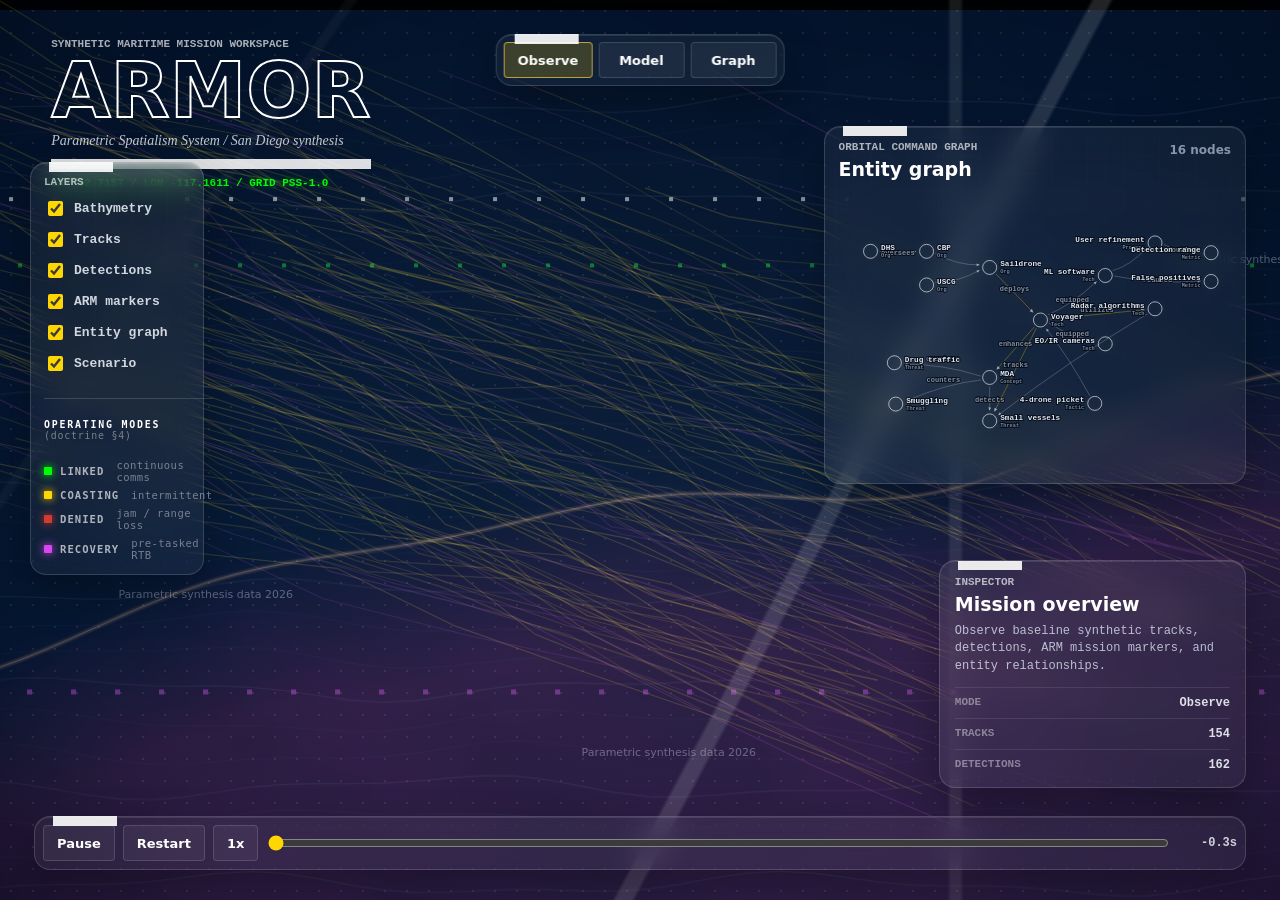
<file: ops/index.html>
<!doctype html>
<html lang="en">
  <head>
    <meta charset="utf-8">
    <meta name="viewport" content="width=device-width, initial-scale=1">
    <title>ARMOR Mission Webapp</title>
    <link rel="icon" href="data:,">
    <link rel="stylesheet" href="./styles.css">
  </head>
  <body>
    <main class="stage" aria-label="ARMOR synthetic maritime mission webapp">
      <canvas id="map" aria-label="Synthetic maritime mission map with bathymetry, tracks, detections, and ARM site markers"></canvas>

      <div class="hud hud-top">
        <div class="kicker">Synthetic maritime mission workspace</div>
        <h1>ARMOR</h1>
        <div class="mission-label">Parametric Spatialism System / San Diego synthesis</div>
        <div class="coordinate-readout">LAT 32.7157 / LON -117.1611 / GRID PSS-1.0</div>
      </div>

      <section id="missionGraph" class="mission-graph" aria-label="San Diego mission entity graph">
        <div class="graph-header">
          <div>
            <div class="kicker">Orbital command graph</div>
            <h2>Entity graph</h2>
          </div>
          <span id="graphCount" class="graph-count">16 nodes</span>
        </div>
        <svg id="graphSvg" role="img" aria-label="Organizations, technologies, concepts, threats, and metrics connected by mission relationships"></svg>
      </section>

      <nav class="mode-switch" aria-label="Application mode">
        <button class="mode-button is-active" type="button" data-mode="observe">Observe</button>
        <button class="mode-button" type="button" data-mode="model">Model</button>
        <button class="mode-button" type="button" data-mode="graph">Graph</button>
      </nav>

      <aside class="layer-panel" aria-label="Map layers">
        <div class="panel-title">Layers</div>
        <label><input type="checkbox" data-layer="bathymetry" checked> Bathymetry</label>
        <label><input type="checkbox" data-layer="tracks" checked> Tracks</label>
        <label><input type="checkbox" data-layer="detections" checked> Detections</label>
        <label><input type="checkbox" data-layer="markers" checked> ARM markers</label>
        <label><input type="checkbox" data-layer="graph" checked> Entity graph</label>
        <label><input type="checkbox" data-layer="scenario" checked> Scenario</label>

        <div class="panel-divider" aria-hidden="true"></div>
        <div class="panel-subtitle">Operating Modes <span class="panel-subtitle-ref">(doctrine §4)</span></div>
        <ul class="mode-legend" aria-label="Operating mode legend">
          <li><span class="mode-swatch" style="--mode-color: #00ff00" aria-hidden="true"></span>LINKED <em>continuous comms</em></li>
          <li><span class="mode-swatch" style="--mode-color: #ffd700" aria-hidden="true"></span>COASTING <em>intermittent</em></li>
          <li><span class="mode-swatch" style="--mode-color: #d23b30" aria-hidden="true"></span>DENIED <em>jam / range loss</em></li>
          <li><span class="mode-swatch" style="--mode-color: #d946ef" aria-hidden="true"></span>RECOVERY <em>pre-tasked RTB</em></li>
        </ul>
      </aside>

      <aside class="inspector" aria-label="Selection inspector">
        <div class="panel-title">Inspector</div>
        <h2 id="inspectorTitle">Mission overview</h2>
        <p id="inspectorBody">Observe baseline tracks, inspect mission entities, or model a synthetic small-vessel scenario.</p>
        <dl id="inspectorMeta" class="meta-list">
          <div><dt>Mode</dt><dd>Observe</dd></div>
          <div><dt>Data</dt><dd>Synthetic</dd></div>
        </dl>
      </aside>

      <section id="modelPanel" class="model-panel is-hidden" aria-label="Synthetic scenario builder">
        <div class="panel-title">Scenario builder</div>
        <div class="model-grid">
          <label>Drone count <input id="droneCount" type="range" min="2" max="8" step="1" value="4"><span id="droneCountValue">4</span></label>
          <label>Picket spacing <input id="picketSpacing" type="range" min="8" max="40" step="1" value="18"><span id="picketSpacingValue">18 nm</span></label>
          <label>Range multiplier <input id="rangeMultiplier" type="range" min="0.8" max="2.4" step="0.1" value="1.6"><span id="rangeMultiplierValue">1.6x</span></label>
          <label>False-positive rate <input id="falsePositiveRate" type="range" min="2" max="28" step="1" value="10"><span id="falsePositiveRateValue">10%</span></label>
          <label>Small-vessel density <input id="vesselDensity" type="range" min="10" max="90" step="5" value="45"><span id="vesselDensityValue">45</span></label>
          <label>Sensor package
            <select id="sensorPackage">
              <option value="radar">Radar</option>
              <option value="eo_ir">Radar + EO/IR</option>
              <option value="fusion" selected>Fusion</option>
            </select>
          </label>
        </div>
        <button id="generateScenario" class="primary-action" type="button">Generate Scenario</button>
        <div id="scenarioMetrics" class="metric-strip" aria-label="Scenario metrics"></div>
      </section>

      <div class="timeline" aria-label="Animation timeline">
        <button id="playPause" type="button" aria-label="Pause animation">Pause</button>
        <button id="restart" type="button" aria-label="Restart animation">Restart</button>
        <button id="speed" type="button" aria-label="Change animation speed">1x</button>
        <input id="timeScrubber" type="range" min="0" max="28" step="0.1" value="0" aria-label="Mission animation time">
        <output id="timeReadout" for="timeScrubber">00.0s</output>
      </div>
    </main>

    <script src="./main.js"></script>
  </body>
</html>
</file>
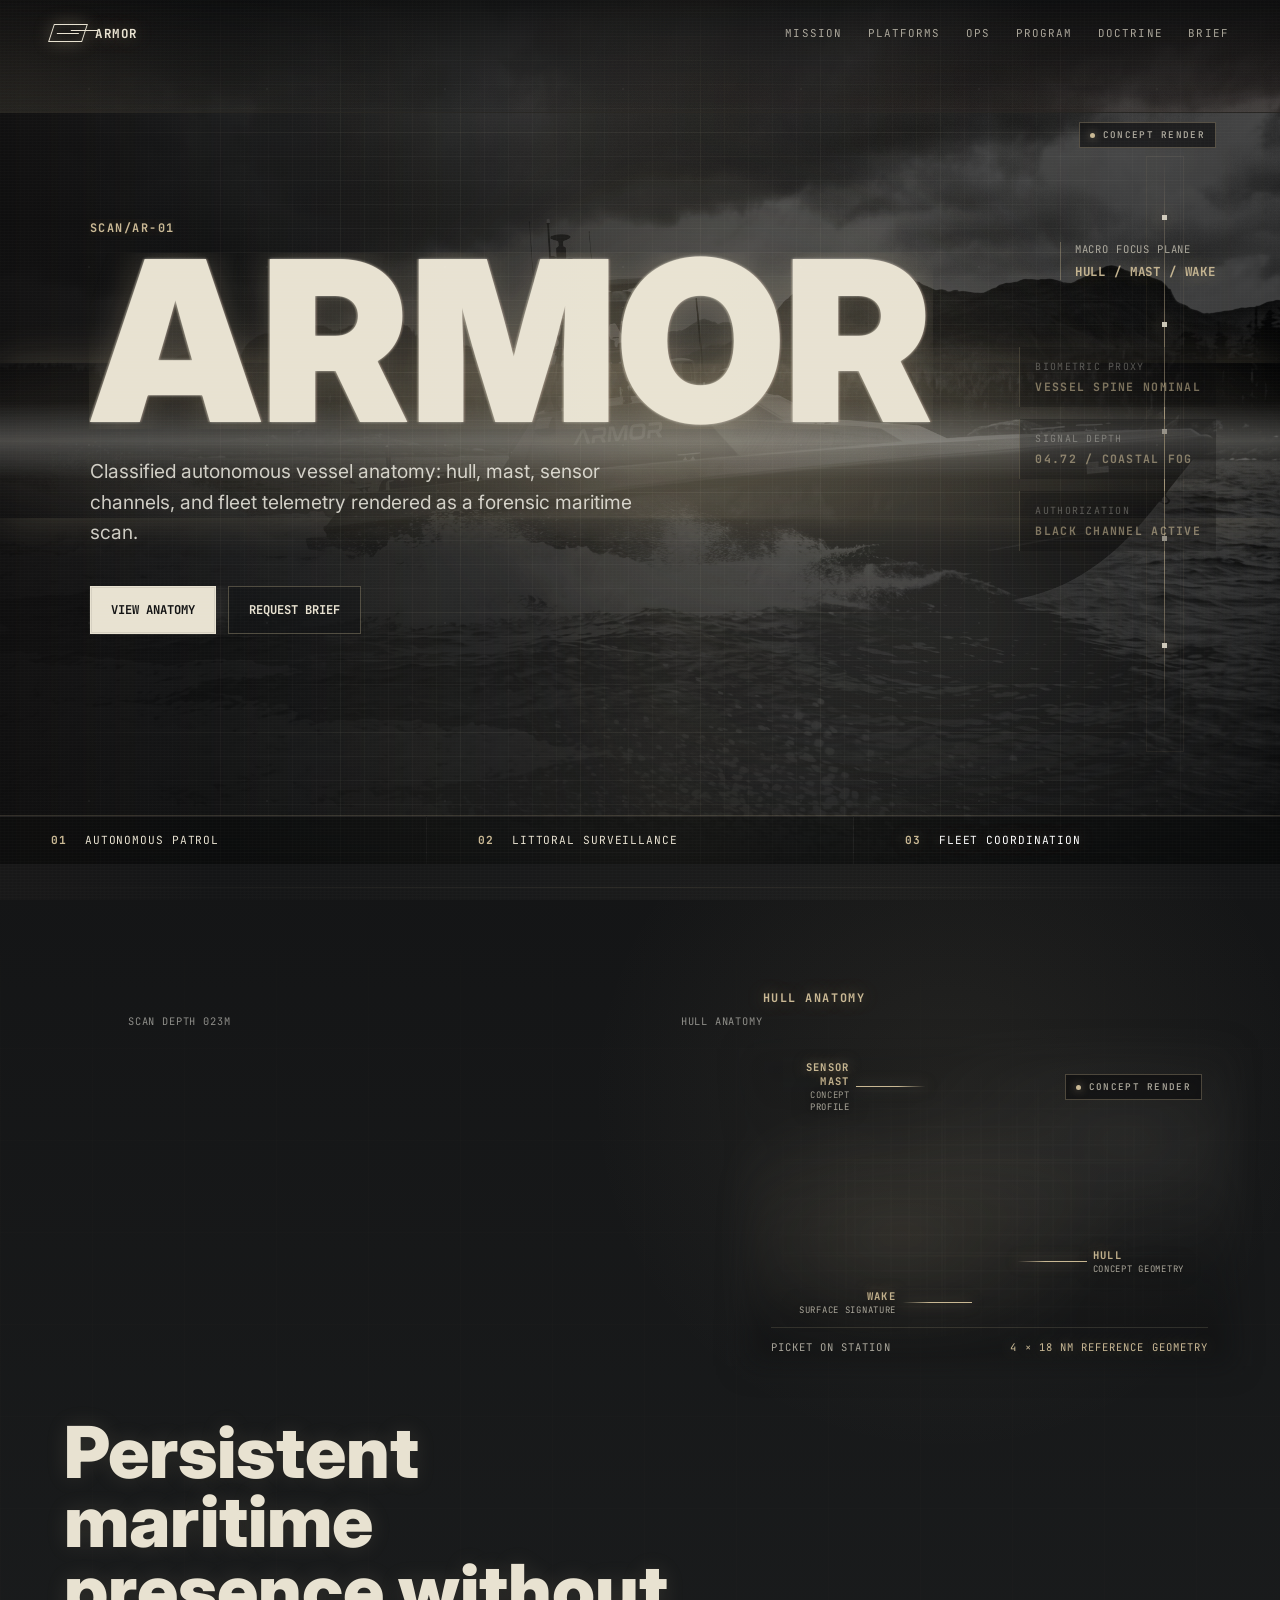
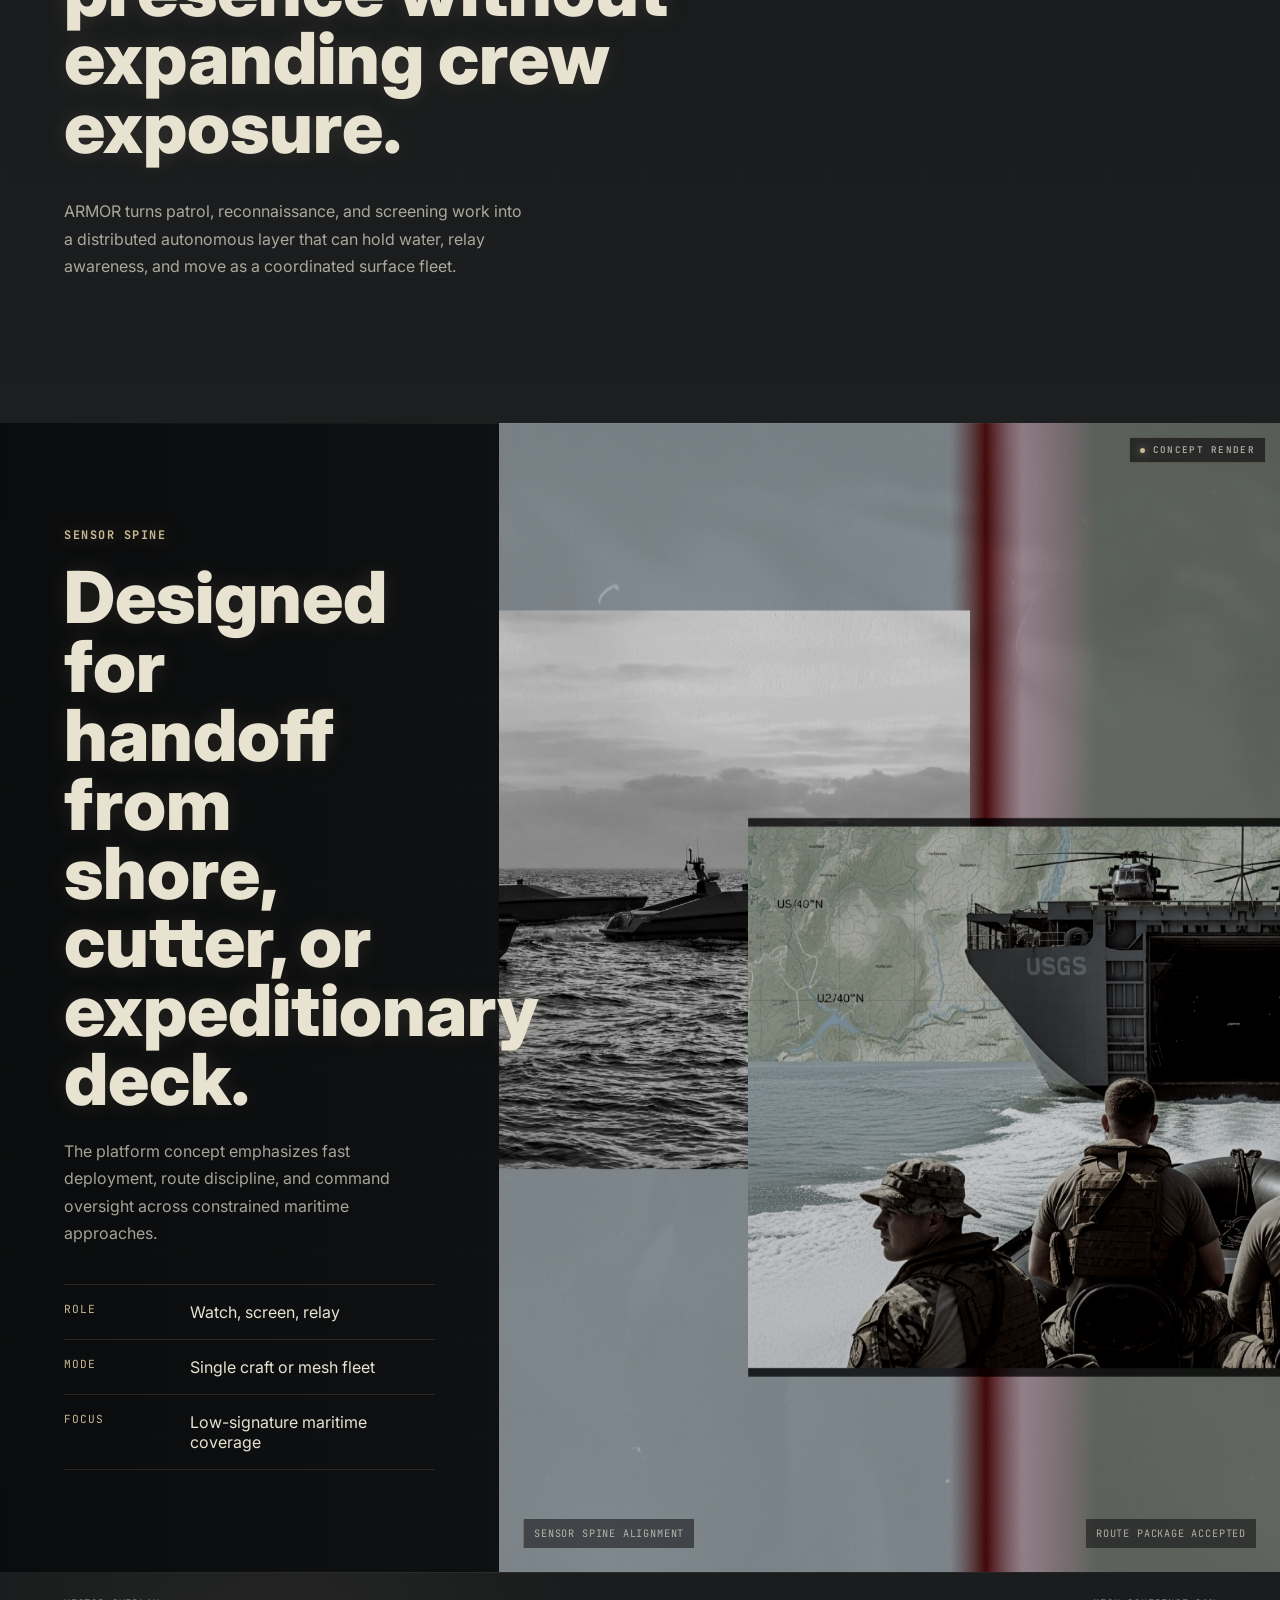
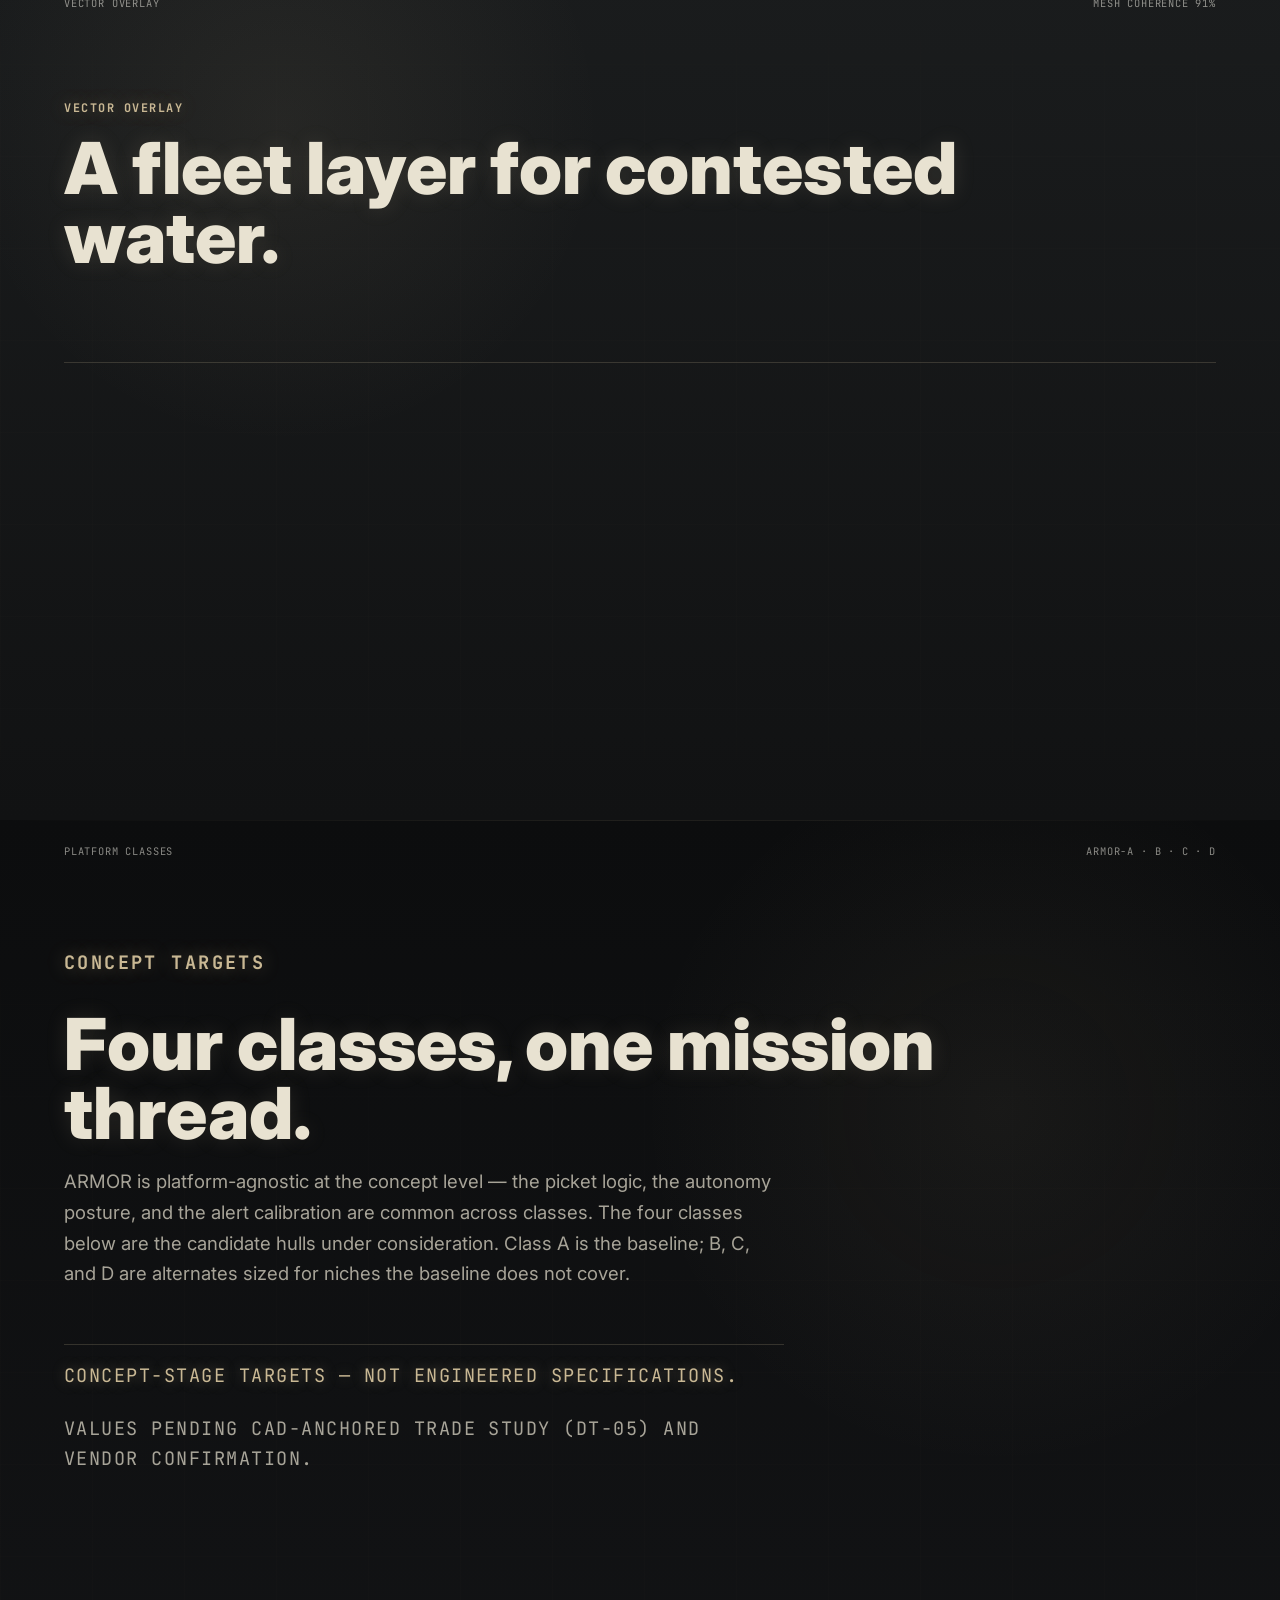
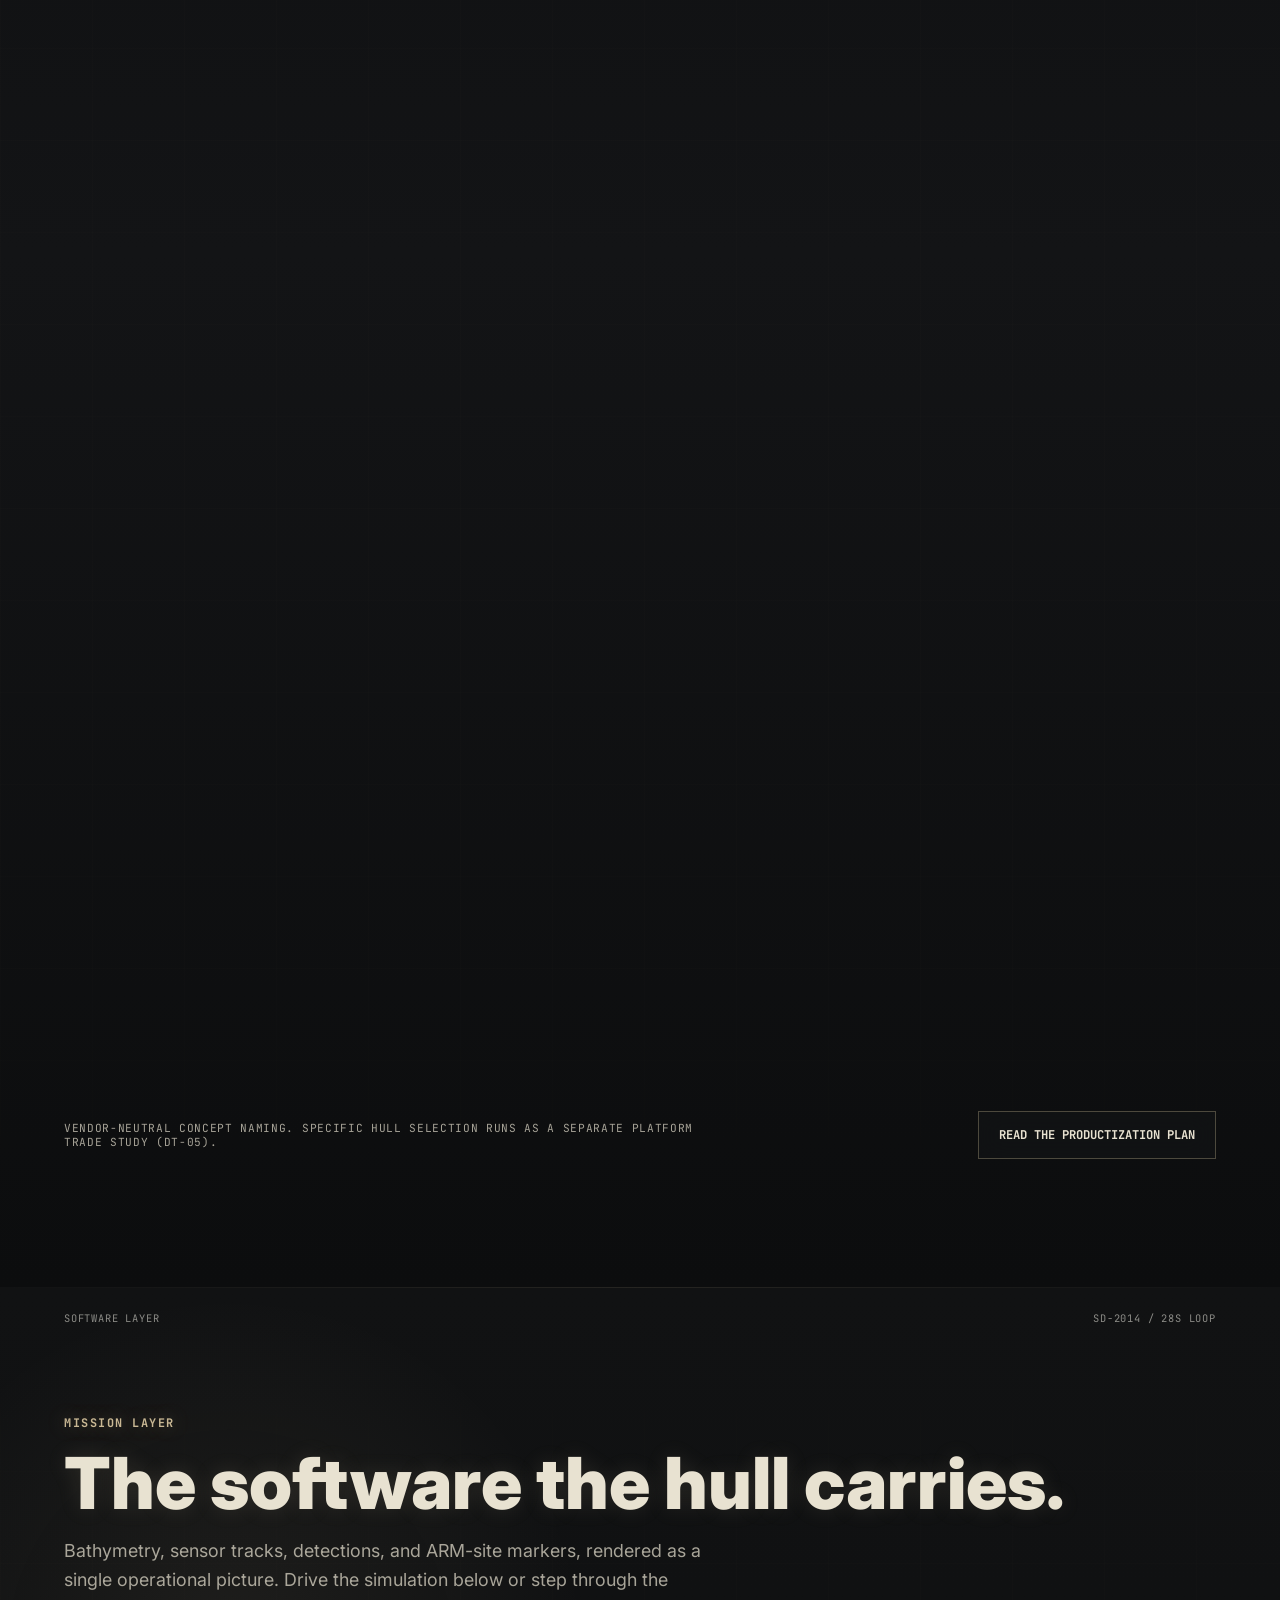
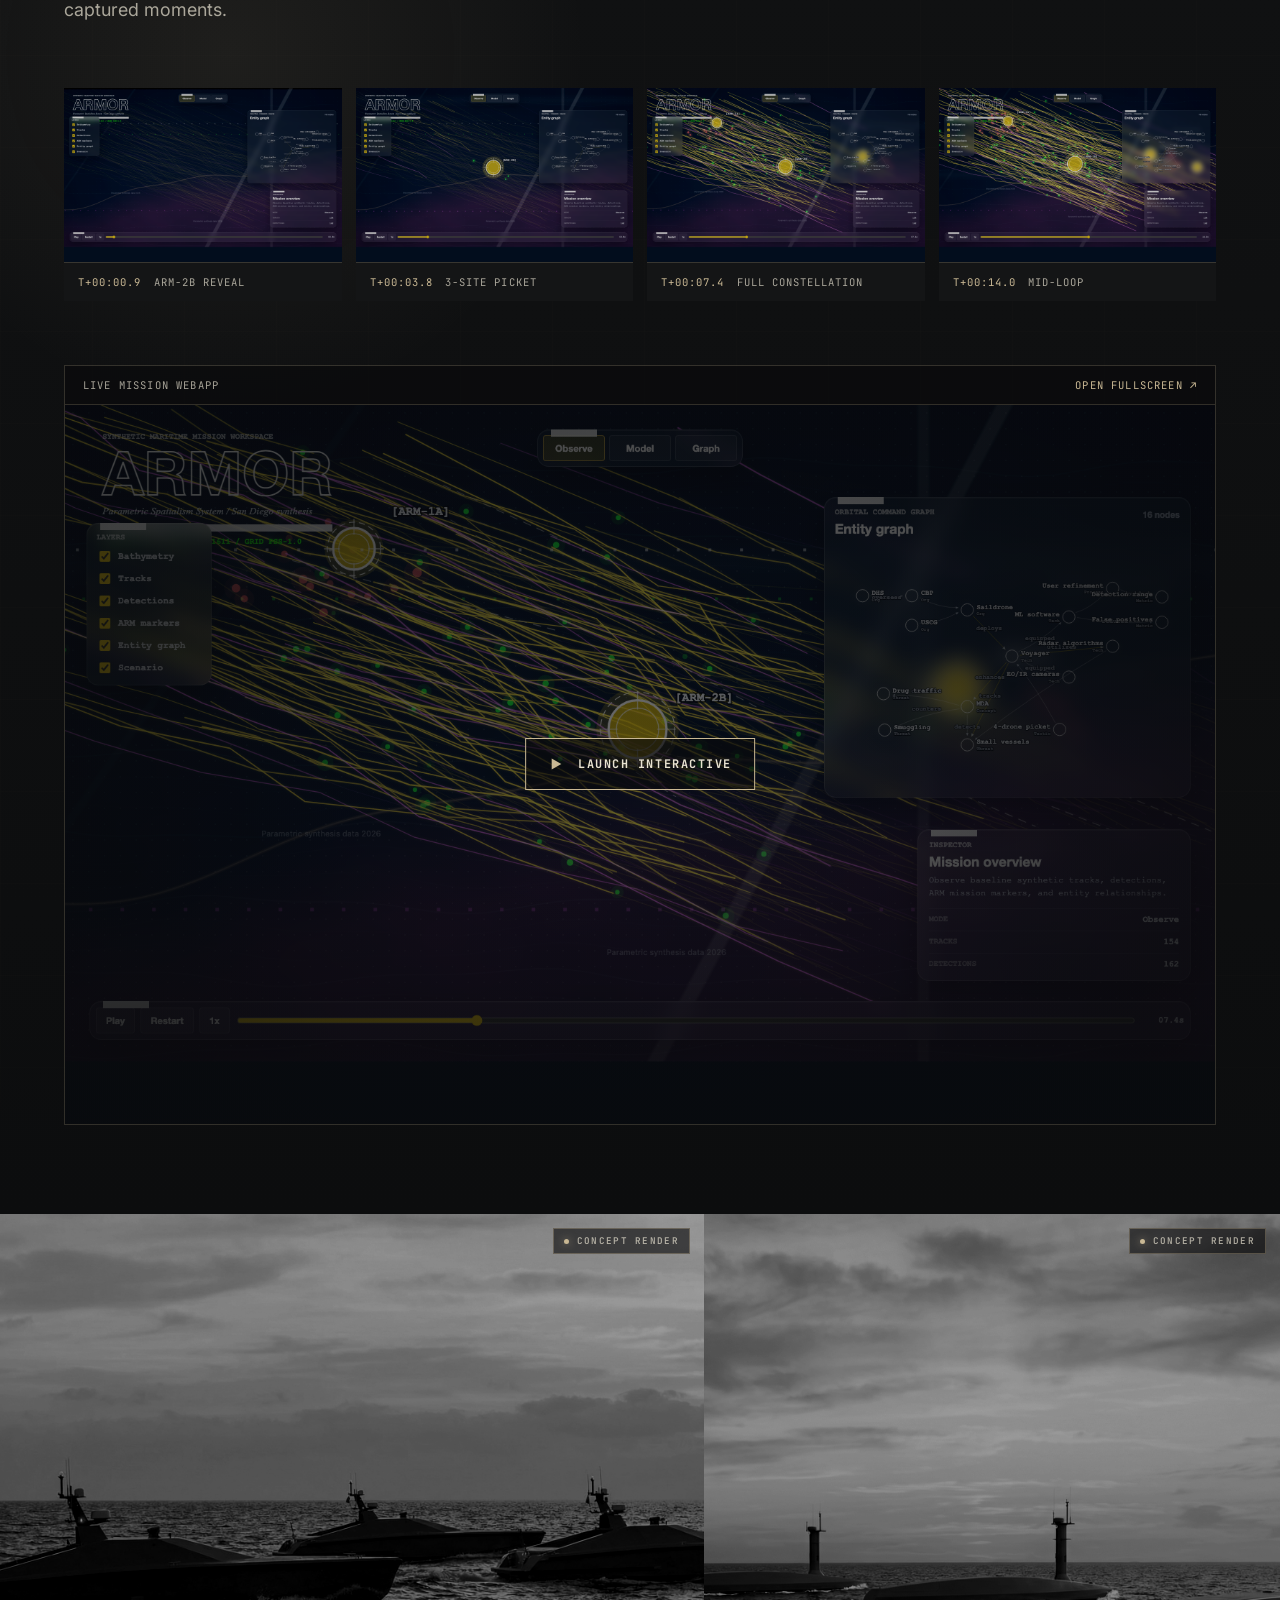
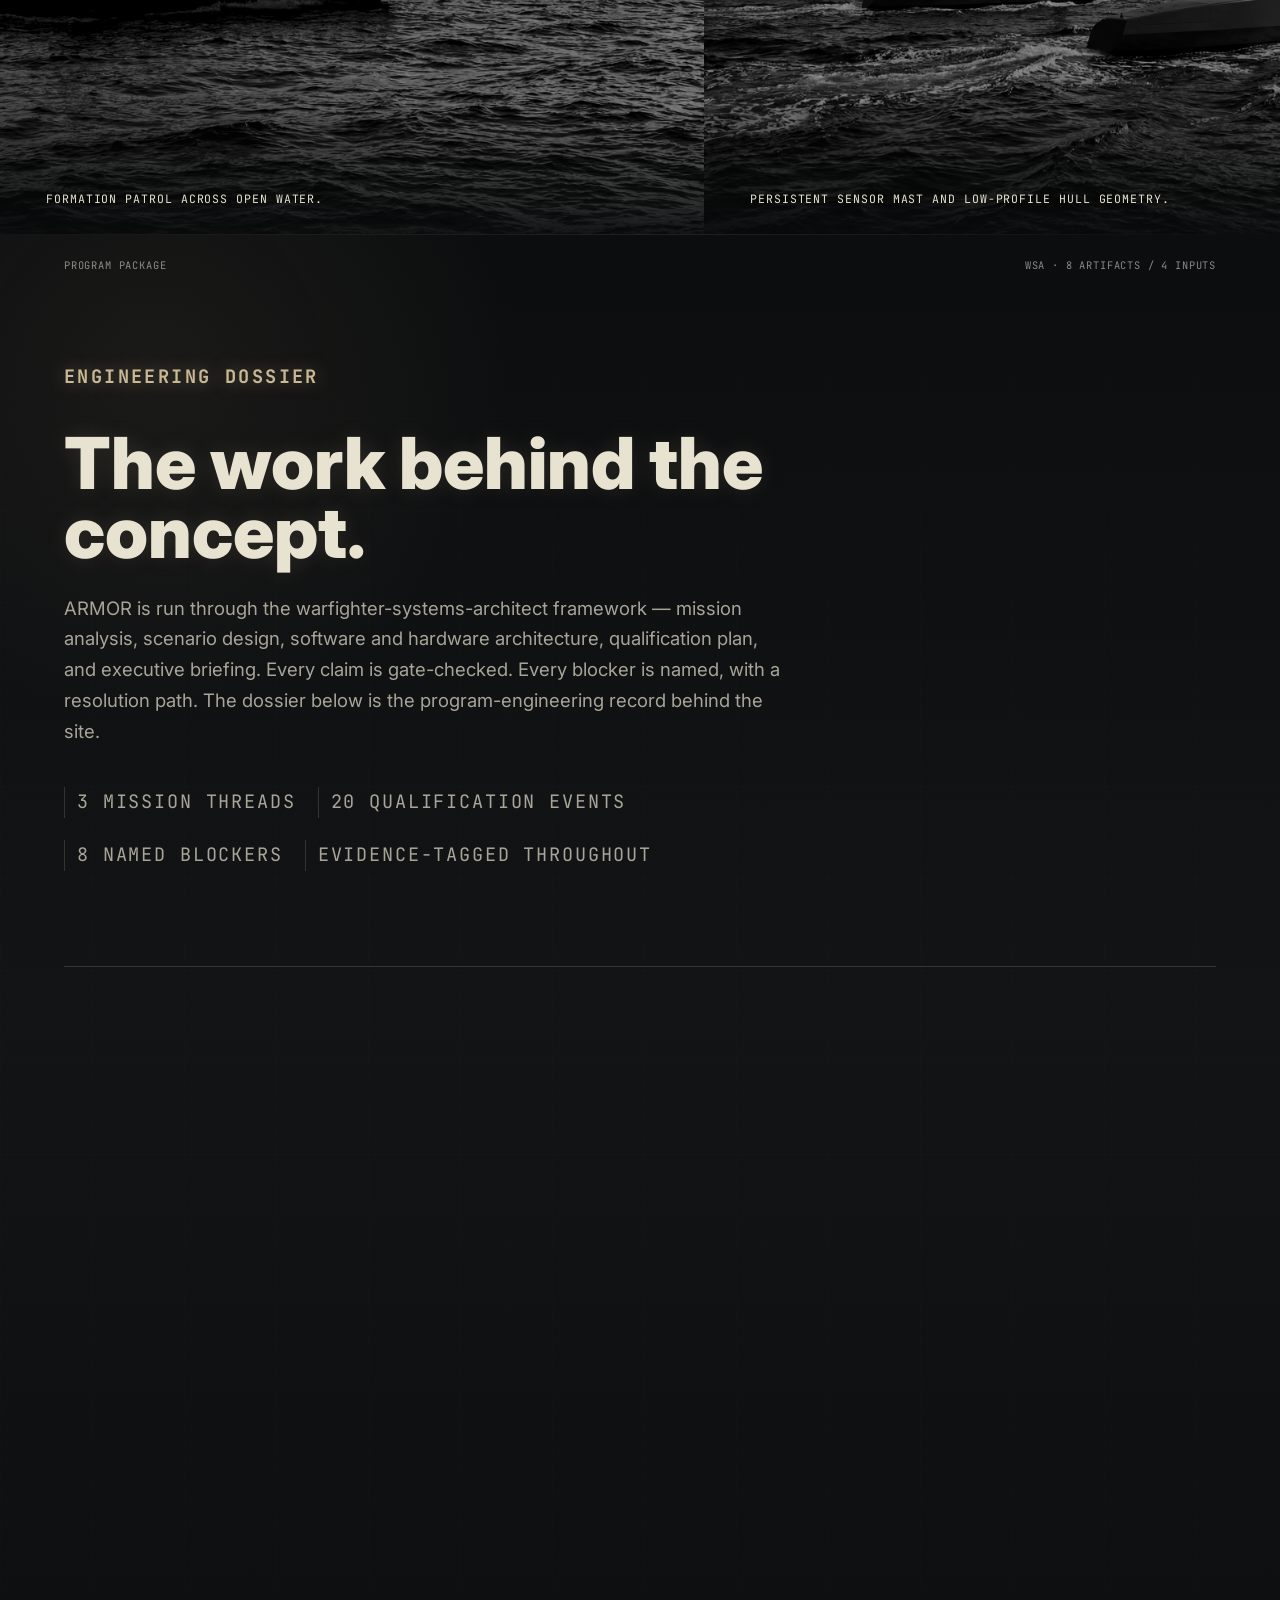
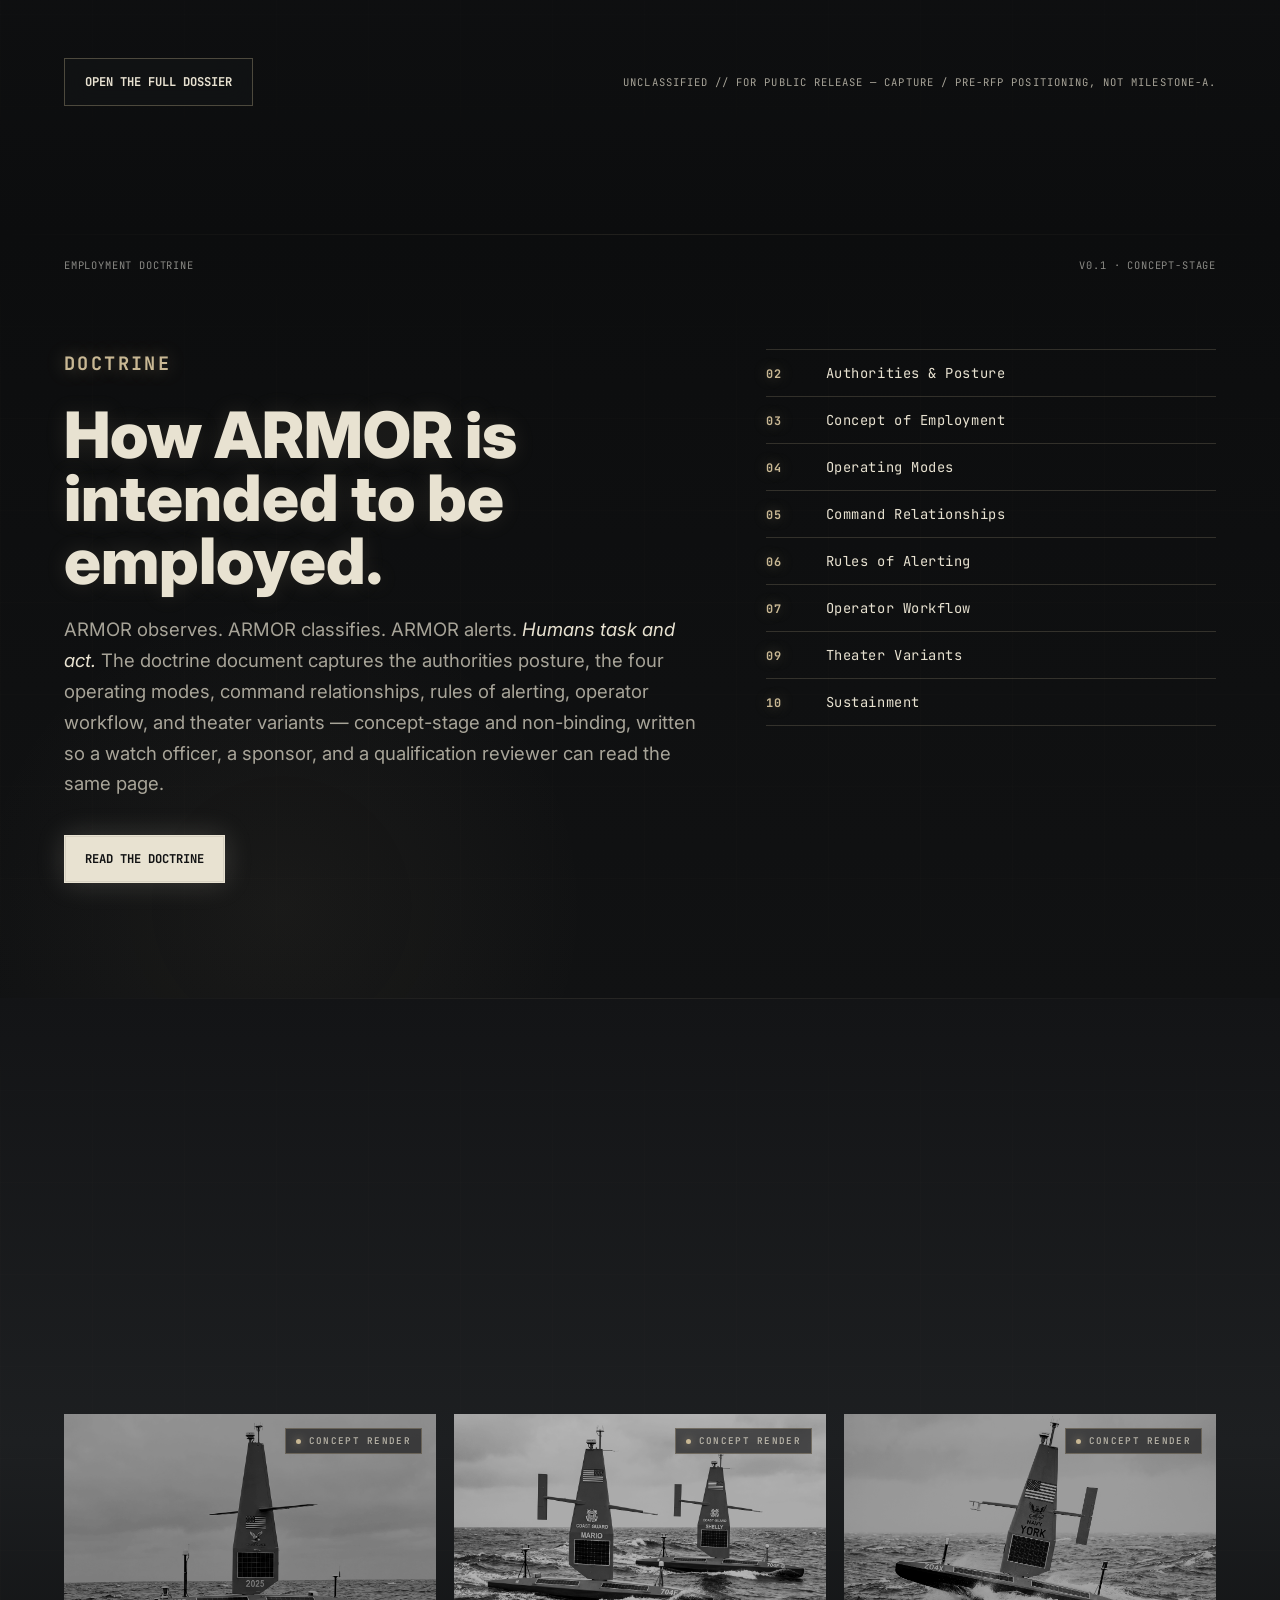
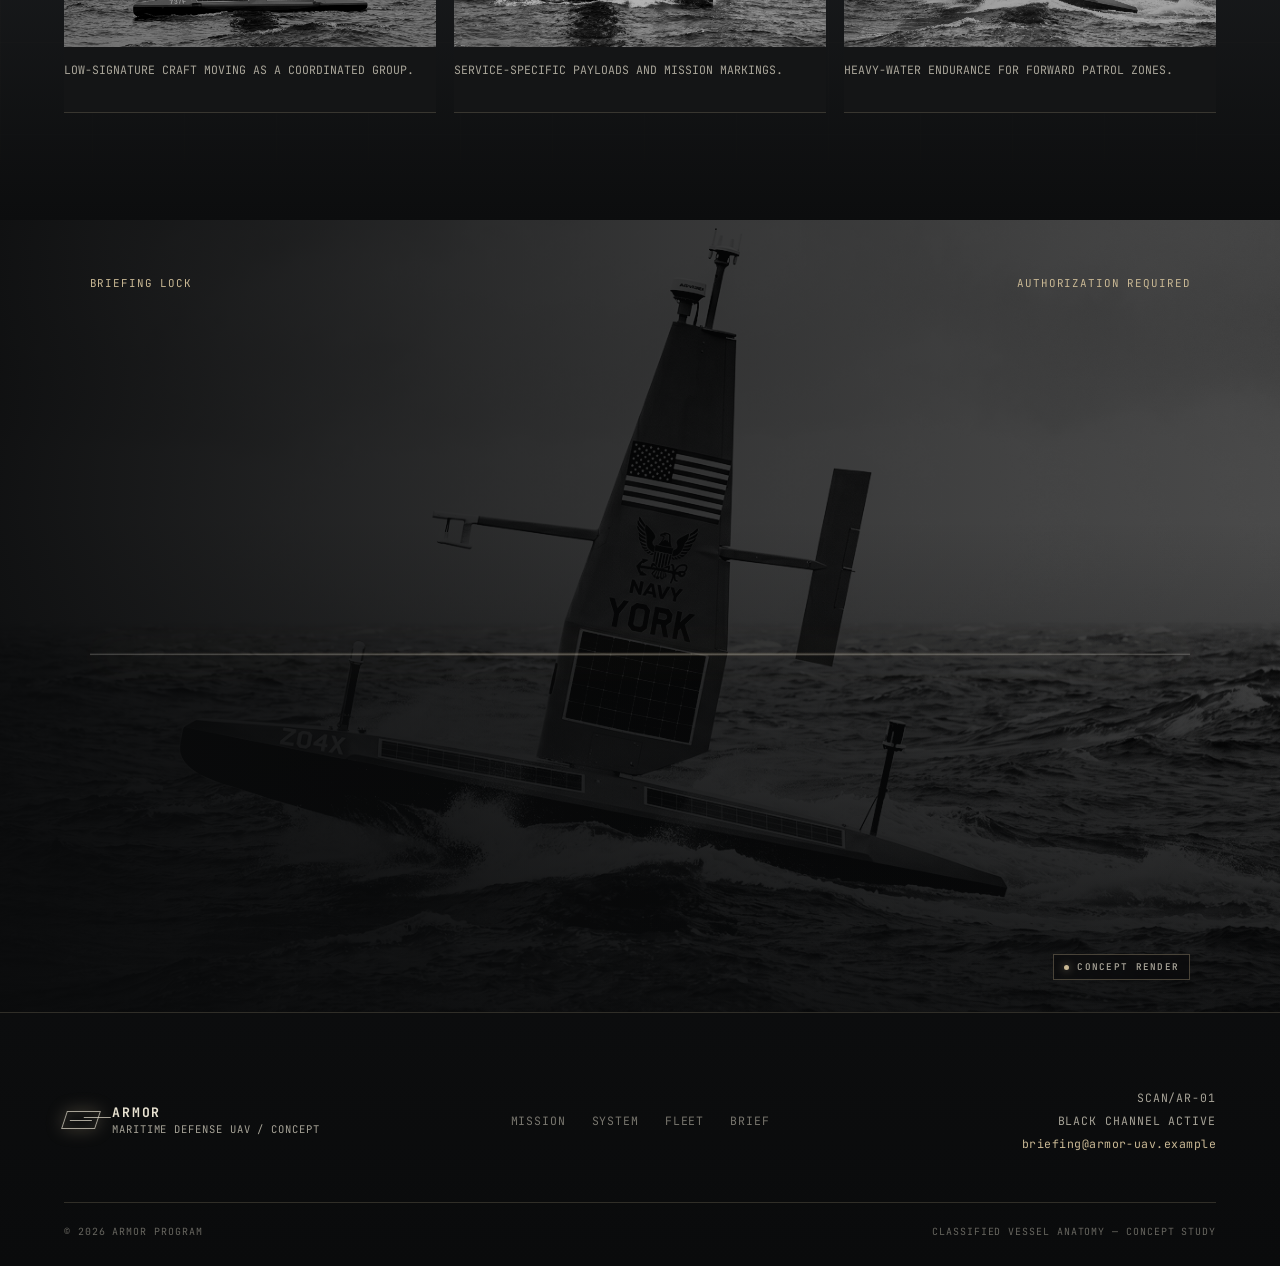
<file: index.v1.html>
<!doctype html>
<html lang="en">
  <head>
    <meta charset="utf-8" />
    <meta name="viewport" content="width=device-width, initial-scale=1" />
    <title>ARMOR | Maritime Defense UAV</title>
    <meta
      name="description"
      content="ARMOR is a maritime defense UAV concept for persistent littoral surveillance, autonomous patrol, and coordinated fleet response."
    />
    <link rel="preconnect" href="https://fonts.googleapis.com" />
    <link rel="preconnect" href="https://fonts.gstatic.com" crossorigin />
    <link
      href="https://fonts.googleapis.com/css2?family=Inter:wght@400;500;600;700;800;900&family=JetBrains+Mono:wght@500;700&display=swap"
      rel="stylesheet"
    />
    <link rel="stylesheet" href="styles.v1.css" />
  </head>
  <body>
    <svg class="filter-bank" aria-hidden="true" focusable="false">
      <filter id="hud-distort" color-interpolation-filters="sRGB">
        <feTurbulence type="fractalNoise" baseFrequency="0.018 0.72" numOctaves="2" seed="11" result="noise" />
        <feDisplacementMap in="SourceGraphic" in2="noise" scale="0.9" xChannelSelector="R" yChannelSelector="G" />
      </filter>
    </svg>

    <header class="site-header" aria-label="Primary navigation">
      <a class="brand-lockup" href="#top" aria-label="ARMOR home">
        <span class="brand-mark"></span>
        <span>ARMOR</span>
      </a>
      <nav class="nav-links" aria-label="Page sections">
        <a href="#mission">Mission</a>
        <a href="#platforms">Platforms</a>
        <a href="#ops">Ops</a>
        <a href="#program">Program</a>
        <a href="doctrine/">Doctrine</a>
        <a href="#contact">Brief</a>
      </nav>
    </header>

    <main id="top">
      <section class="hero scan-zone" aria-labelledby="hero-title" data-scan-zone="SCAN/AR-01">
        <img
          class="hero-image"
          src="AR01-IMG/Frame%201272638038.png"
          alt="ARMOR autonomous maritime vessel cutting across rough coastal water"
        />
        <div class="hero-scrim"></div>
        <div class="hero-fog" aria-hidden="true"></div>
        <div class="hud-layer hero-hud" aria-hidden="true">
          <div class="hud-grid"></div>
          <div class="scan-band"></div>
          <div class="scan-reticle">
            <span></span>
            <span></span>
            <span></span>
            <span></span>
          </div>
          <div class="sensor-spine">
            <i style="--node: 0"></i>
            <i style="--node: 1"></i>
            <i style="--node: 2"></i>
            <i style="--node: 3"></i>
            <i style="--node: 4"></i>
          </div>
          <div class="classification">
            <span>Classified vessel anatomy</span>
            <span>Scan/AR-01</span>
          </div>
          <div class="focus-readout">
            <span>Macro focus plane</span>
            <strong>Hull / mast / wake</strong>
          </div>
        </div>
        <div class="hero-content reveal is-visible">
          <p class="eyebrow">Scan/AR-01</p>
          <h1 id="hero-title">ARMOR</h1>
          <p class="hero-copy">
            Classified autonomous vessel anatomy: hull, mast, sensor channels,
            and fleet telemetry rendered as a forensic maritime scan.
          </p>
          <div class="hero-actions" aria-label="Primary actions">
            <a class="button primary" href="#mission">View Anatomy</a>
            <a class="button secondary" href="#contact">Request Brief</a>
          </div>
        </div>
        <div class="hero-telemetry" aria-hidden="true">
          <div>
            <span>Biometric proxy</span>
            <strong>Vessel spine nominal</strong>
          </div>
          <div>
            <span>Signal depth</span>
            <strong>04.72 / coastal fog</strong>
          </div>
          <div>
            <span>Authorization</span>
            <strong>Black channel active</strong>
          </div>
        </div>
        <div class="hero-status" aria-label="System status">
          <span><strong>01</strong> Autonomous patrol</span>
          <span><strong>02</strong> Littoral surveillance</span>
          <span><strong>03</strong> Fleet coordination</span>
        </div>
        <span class="concept-tag concept-tag--hero" aria-label="Image is a concept render, not a CAD-derived illustration">Concept render</span>
      </section>

      <section class="mission-band scan-section" id="mission" aria-labelledby="mission-title">
        <div class="section-hud" aria-hidden="true">
          <span>SCAN DEPTH 023M</span>
          <span>HULL ANATOMY</span>
        </div>
        <div class="mission-left">
          <div class="section-kicker">Hull Anatomy</div>
          <figure class="mission-figure reveal" aria-label="Three ARMOR-class autonomous vessels operating as a coordinated picket">
            <img
              src="AR01-IMG/Three_sleek,_dark_202604162143%201.png"
              alt="Three sleek dark autonomous surface vessels operating in formation across coastal water"
              decoding="async"
            />
            <div class="mission-figure-fog" aria-hidden="true"></div>
            <div class="mission-figure-grid" aria-hidden="true"></div>
            <div class="mission-figure-band" aria-hidden="true"></div>
            <ul class="mission-callouts" aria-hidden="true">
              <li class="callout callout-mast">
                <span class="callout-line"></span>
                <span class="callout-label"><b>Sensor mast</b><i>concept profile</i></span>
              </li>
              <li class="callout callout-hull">
                <span class="callout-line"></span>
                <span class="callout-label"><b>Hull</b><i>concept geometry</i></span>
              </li>
              <li class="callout callout-wake">
                <span class="callout-line"></span>
                <span class="callout-label"><b>Wake</b><i>surface signature</i></span>
              </li>
            </ul>
            <span class="concept-tag" aria-label="Image is a concept render, not a CAD-derived illustration">Concept render</span>
            <figcaption>
              <span>Picket on station</span>
              <span>4 &times; 18 nm reference geometry</span>
            </figcaption>
          </figure>
        </div>
        <div class="mission-right">
          <h2 id="mission-title">
            Persistent maritime presence without expanding crew exposure.
          </h2>
          <p>
            ARMOR turns patrol, reconnaissance, and screening work into a
            distributed autonomous layer that can hold water, relay awareness, and
            move as a coordinated surface fleet.
          </p>
        </div>
      </section>

      <section class="split-section scan-section" aria-labelledby="deployment-title">
        <div class="split-copy reveal">
          <p class="eyebrow dark">Sensor Spine</p>
          <h2 id="deployment-title">Designed for handoff from shore, cutter, or expeditionary deck.</h2>
          <p>
            The platform concept emphasizes fast deployment, route discipline,
            and command oversight across constrained maritime approaches.
          </p>
          <dl class="metric-list">
            <div>
              <dt>Role</dt>
              <dd>Watch, screen, relay</dd>
            </div>
            <div>
              <dt>Mode</dt>
              <dd>Single craft or mesh fleet</dd>
            </div>
            <div>
              <dt>Focus</dt>
              <dd>Low-signature maritime coverage</dd>
            </div>
          </dl>
        </div>
        <div class="split-media parallax-frame scan-panel" data-panel-label="TRANSFER/12F">
          <img
            src="AR01-IMG/ZC1.jpg"
            alt="Composite maritime operation image with unmanned craft, map overlay, and launch vessel"
          />
          <div class="panel-hud" aria-hidden="true">
            <span>Sensor spine alignment</span>
            <span>Route package accepted</span>
          </div>
          <span class="concept-tag" aria-label="Image is a concept render, not a CAD-derived illustration">Concept render</span>
        </div>
      </section>

      <section class="system-section scan-section" id="system" aria-labelledby="system-title">
        <div class="section-hud" aria-hidden="true">
          <span>VECTOR OVERLAY</span>
          <span>MESH COHERENCE 91%</span>
        </div>
        <div class="section-kicker">Vector Overlay</div>
        <h2 id="system-title">A fleet layer for contested water.</h2>
        <div class="capability-grid">
          <article class="capability reveal">
            <span class="capability-index">01</span>
            <h3>Patrol</h3>
            <p>
              Hold assigned lanes and surface contacts while keeping operators
              outside the first line of exposure.
            </p>
          </article>
          <article class="capability reveal">
            <span class="capability-index">02</span>
            <h3>Sense</h3>
            <p>
              Extend visual and electronic watch over harbor mouths, island
              chains, and gray-zone approaches.
            </p>
          </article>
          <article class="capability reveal">
            <span class="capability-index">03</span>
            <h3>Coordinate</h3>
            <p>
              Operate as independent craft or as a synchronized group with
              route, status, and tasking discipline.
            </p>
          </article>
        </div>
      </section>

      <section class="platforms-section scan-section" id="platforms" aria-labelledby="platforms-title">
        <div class="section-hud" aria-hidden="true">
          <span>PLATFORM CLASSES</span>
          <span>ARMOR-A · B · C · D</span>
        </div>
        <div class="platforms-intro">
          <p class="eyebrow dark">Concept Targets</p>
          <h2 id="platforms-title">Four classes, one mission thread.</h2>
          <p>
            ARMOR is platform-agnostic at the concept level — the picket logic,
            the autonomy posture, and the alert calibration are common across
            classes. The four classes below are the candidate hulls under
            consideration. Class A is the baseline; B, C, and D are alternates
            sized for niches the baseline does not cover.
          </p>
          <p class="platforms-disclaimer">
            <span>Concept-stage targets &mdash; not engineered specifications.</span>
            <span>Values pending CAD-anchored trade study (DT-05) and vendor confirmation.</span>
          </p>
        </div>
        <div class="platforms-grid">
          <article class="platform-card reveal">
            <header class="platform-head">
              <span class="platform-tag">A</span>
              <div>
                <p class="platform-name">ARMOR-A — Picket</p>
                <p class="platform-role">Persistent station-keeper. The baseline.</p>
              </div>
              <span class="platform-status is-baseline">BASELINE</span>
            </header>
            <p class="platform-blurb">
              Wave-piercing monohull, wind- and solar-augmented diesel-electric.
              Built for weeks-on-station along an approach lane with overlapping
              radar / EO-IR / classifier coverage. Lowest signature in the family.
            </p>
            <dl class="platform-specs">
              <div><dt>Hull</dt><dd>10–12 m monohull</dd></div>
              <div><dt>Endurance</dt><dd>≥ 30 days on station</dd></div>
              <div><dt>Sensors</dt><dd>Radar + EO/IR + AIS + classifier</dd></div>
              <div><dt>Comms</dt><dd>LOS · SATCOM · mesh</dd></div>
              <div><dt>Power envelope</dt><dd>~740 W continuous</dd></div>
              <div><dt>Picket fit</dt><dd>4 × 18 nm reference</dd></div>
            </dl>
            <p class="platform-employment">
              Employment: standard 4-platform picket along a named approach
              lane. The class the SD-2014 reference scenario was authored
              against.
            </p>
          </article>

          <article class="platform-card reveal">
            <header class="platform-head">
              <span class="platform-tag">B</span>
              <div>
                <p class="platform-name">ARMOR-B — Sprint</p>
                <p class="platform-role">High-speed mobile picket. Unpredictable.</p>
              </div>
              <span class="platform-status">ALTERNATE</span>
            </header>
            <p class="platform-blurb">
              Lighter hull, higher cruise speed, broader patrol pattern instead
              of station-keeping. Trades coverage continuity for unpredictability —
              raises adversary's targeting cost when the picket can't be routed
              around.
            </p>
            <dl class="platform-specs">
              <div><dt>Hull</dt><dd>8–10 m planing/semi-planing</dd></div>
              <div><dt>Endurance</dt><dd>~10 days; refuel cycles</dd></div>
              <div><dt>Sensors</dt><dd>Radar + EO/IR + classifier</dd></div>
              <div><dt>Comms</dt><dd>LOS-primary · SATCOM-backup</dd></div>
              <div><dt>Cruise / sprint</dt><dd>~12 kt / ~30 kt</dd></div>
              <div><dt>Picket fit</dt><dd>2 × 36 nm rove</dd></div>
            </dl>
            <p class="platform-employment">
              Employment: paired roving patrol covering a wider lane than
              two A-class can hold statically. Sprint capability for repositioning
              ahead of a forecast adversary window.
            </p>
          </article>

          <article class="platform-card reveal">
            <header class="platform-head">
              <span class="platform-tag">C</span>
              <div>
                <p class="platform-name">ARMOR-C — Endurance</p>
                <p class="platform-role">Forward-deployed long-haul watcher.</p>
              </div>
              <span class="platform-status">ALTERNATE</span>
            </header>
            <p class="platform-blurb">
              Larger hull, deeper power and payload margin, longer time at sea
              without shore refit. Built for forward / partner-theater
              deployments where the refit cycle of A-class is too short.
              Carries the optional acoustic / passive-RF kit for the USN variant.
            </p>
            <dl class="platform-specs">
              <div><dt>Hull</dt><dd>14–16 m monohull</dd></div>
              <div><dt>Endurance</dt><dd>≥ 60 days on station</dd></div>
              <div><dt>Sensors</dt><dd>A-class kit + acoustic / passive-RF</dd></div>
              <div><dt>Comms</dt><dd>LOS · SATCOM · partner-comms</dd></div>
              <div><dt>Payload margin</dt><dd>+30 % over A-class</dd></div>
              <div><dt>Picket fit</dt><dd>2–4 × variable spacing</dd></div>
            </dl>
            <p class="platform-employment">
              Employment: theater-resident forward watch under partner force
              command. Carries the V-USN sensor package; optional V-FMS
              release-controlled classifier baseline.
            </p>
          </article>

          <article class="platform-card reveal">
            <header class="platform-head">
              <span class="platform-tag">D</span>
              <div>
                <p class="platform-name">ARMOR-D — Compact</p>
                <p class="platform-role">Cutter-deployable. Loss-tolerant.</p>
              </div>
              <span class="platform-status">ALTERNATE</span>
            </header>
            <p class="platform-blurb">
              Smallest class. Cutter-launched-and-recovered. Sized to be the
              loss-tolerant edge of a two-tier picket: paired with an A-class
              watcher, dispatched to investigate / hold contacts, recovered to
              the cutter. Designed for graceful loss.
            </p>
            <dl class="platform-specs">
              <div><dt>Hull</dt><dd>5–7 m planing</dd></div>
              <div><dt>Endurance</dt><dd>~24 hr per launch</dd></div>
              <div><dt>Sensors</dt><dd>EO/IR + AIS; relay back to A-class</dd></div>
              <div><dt>Comms</dt><dd>LOS to host · mesh</dd></div>
              <div><dt>Launch / recovery</dt><dd>Cutter davit-class</dd></div>
              <div><dt>Picket fit</dt><dd>1–2 paired with each A-class</dd></div>
            </dl>
            <p class="platform-employment">
              Employment: two-tier picket — A-class watches, D-class
              investigates and holds contacts. Loss tolerance budget per fielded
              year is materially higher.
            </p>
          </article>
        </div>
        <div class="platforms-footer">
          <span>Vendor-neutral concept naming. Specific hull selection runs as a separate platform trade study (DT-05).</span>
          <a class="button secondary" href="https://github.com/augustave/armor/blob/main/WSA/outputs/05_hardware_integration_and_productization_plan.md">Read the productization plan</a>
        </div>
      </section>

      <section class="ops-section scan-section" id="ops" aria-labelledby="ops-title">
        <div class="section-hud" aria-hidden="true">
          <span>SOFTWARE LAYER</span>
          <span>SD-2014 / 28s LOOP</span>
        </div>
        <div class="section-kicker">Mission Layer</div>
        <h2 id="ops-title">The software the hull carries.</h2>
        <p class="ops-intro">
          Bathymetry, sensor tracks, detections, and ARM-site markers, rendered
          as a single operational picture. Drive the simulation below or step
          through the captured moments.
        </p>

        <div class="ops-strip" aria-label="Mission layer stills">
          <figure class="ops-frame reveal">
            <img src="AR01-OPS/sd-2014-t0_9.png" alt="Mission layer at T+00:00.9 — ARM-2B site reveal" loading="lazy" />
            <figcaption><span>T+00:00.9</span> ARM-2B reveal</figcaption>
          </figure>
          <figure class="ops-frame reveal">
            <img src="AR01-OPS/sd-2014-t3_8.png" alt="Mission layer at T+00:03.8 — three-site picket formation" loading="lazy" />
            <figcaption><span>T+00:03.8</span> 3-site picket</figcaption>
          </figure>
          <figure class="ops-frame reveal">
            <img src="AR01-OPS/sd-2014-t7_4.png" alt="Mission layer at T+00:07.4 — full constellation lit" loading="lazy" />
            <figcaption><span>T+00:07.4</span> Full constellation</figcaption>
          </figure>
          <figure class="ops-frame reveal">
            <img src="AR01-OPS/sd-2014-t14.png" alt="Mission layer at T+00:14 — mid-loop calm" loading="lazy" />
            <figcaption><span>T+00:14.0</span> Mid-loop</figcaption>
          </figure>
        </div>

        <div class="ops-embed reveal" data-ops-embed data-src="ops/index.html">
          <div class="ops-embed-hud">
            <span>Live mission webapp</span>
            <a href="ops/index.html" target="_blank" rel="noopener">Open fullscreen ↗</a>
          </div>
          <button class="ops-embed-poster" type="button" data-ops-launch aria-label="Launch interactive mission webapp">
            <img src="AR01-OPS/sd-2014-t7_4.png" alt="" aria-hidden="true" />
            <span class="ops-embed-play" aria-hidden="true">
              <svg viewBox="0 0 32 32" width="22" height="22"><polygon points="11,8 11,24 25,16" fill="currentColor"/></svg>
              Launch interactive
            </span>
          </button>
        </div>
      </section>

      <section class="image-run" aria-label="ARMOR visual mission sequence">
        <figure class="run-panel scan-panel" data-panel-label="FLEET MESH">
          <img
            src="AR01-IMG/Frame%201272638035.png"
            alt="Three autonomous maritime craft crossing open water in formation"
          />
          <span class="concept-tag" aria-label="Image is a concept render, not a CAD-derived illustration">Concept render</span>
          <figcaption>Formation patrol across open water.</figcaption>
        </figure>
        <figure class="run-panel scan-panel" data-panel-label="MAST SCAN">
          <img
            src="AR01-IMG/Frame%201272638036.png"
            alt="Side profile of an autonomous maritime defense vessel with Coast Guard markings"
          />
          <span class="concept-tag" aria-label="Image is a concept render, not a CAD-derived illustration">Concept render</span>
          <figcaption>Persistent sensor mast and low-profile hull geometry.</figcaption>
        </figure>
      </section>

      <section class="program-section scan-section" id="program" aria-labelledby="program-title">
        <div class="section-hud" aria-hidden="true">
          <span>PROGRAM PACKAGE</span>
          <span>WSA · 8 ARTIFACTS / 4 INPUTS</span>
        </div>
        <div class="program-intro">
          <p class="eyebrow dark">Engineering Dossier</p>
          <h2 id="program-title">The work behind the concept.</h2>
          <p>
            ARMOR is run through the warfighter-systems-architect framework — mission analysis,
            scenario design, software and hardware architecture, qualification plan, and
            executive briefing. Every claim is gate-checked. Every blocker is named, with a
            resolution path. The dossier below is the program-engineering record behind the site.
          </p>
          <p class="program-meta">
            <span>3 mission threads</span><span>20 qualification events</span><span>8 named blockers</span><span>Evidence-tagged throughout</span>
          </p>
        </div>
        <ol class="program-grid" aria-label="WSA deliverables">
          <li class="program-card reveal">
            <a href="https://github.com/augustave/armor/blob/main/WSA/outputs/01_mission_analysis_brief.md">
              <span class="program-index">01</span>
              <h3>Mission Analysis Brief</h3>
              <p>Watch-officer framing, decision targets, stakeholder map, and the operator-burden hypothesis that gates everything downstream.</p>
              <span class="program-link">Read brief <span aria-hidden="true">→</span></span>
            </a>
          </li>
          <li class="program-card reveal">
            <a href="https://github.com/augustave/armor/blob/main/WSA/outputs/02_concept_and_scenario_package.md">
              <span class="program-index">02</span>
              <h3>Concept &amp; Scenario Package</h3>
              <p>Five concepts considered, three retained. Three scenarios — baseline, mimicry stress, comms-denied stress — with red/blue/white-cell logic.</p>
              <span class="program-link">Read package <span aria-hidden="true">→</span></span>
            </a>
          </li>
          <li class="program-card reveal">
            <a href="https://github.com/augustave/armor/blob/main/WSA/outputs/03_simulation_and_trade_study_evidence_pack.md">
              <span class="program-index">03</span>
              <h3>Simulation &amp; Trade Study Evidence</h3>
              <p>11,250 design points swept across picket count, spacing, sensor mix, and false-positive rate. Validation gaps named, not deferred.</p>
              <span class="program-link">Read evidence <span aria-hidden="true">→</span></span>
            </a>
          </li>
          <li class="program-card reveal">
            <a href="https://github.com/augustave/armor/blob/main/WSA/outputs/04_mission_software_c2_architecture_definition.md">
              <span class="program-index">04</span>
              <h3>Mission Software &amp; C2 Architecture</h3>
              <p>Three-tier autonomy with calibrated alerts, four-mode comms posture, sensor-fusion contract, and trust-calibration UX rules.</p>
              <span class="program-link">Read architecture <span aria-hidden="true">→</span></span>
            </a>
          </li>
          <li class="program-card reveal">
            <a href="https://github.com/augustave/armor/blob/main/WSA/outputs/05_hardware_integration_and_productization_plan.md">
              <span class="program-index">05</span>
              <h3>Hardware &amp; Productization Plan</h3>
              <p>Voyager-class baseline, sensor-mast integration, ~740 W power envelope, three-channel comms, sustainment tail, three-variant matrix.</p>
              <span class="program-link">Read plan <span aria-hidden="true">→</span></span>
            </a>
          </li>
          <li class="program-card reveal">
            <a href="https://github.com/augustave/armor/blob/main/WSA/outputs/06_qualification_and_deployment_readiness_package.md">
              <span class="program-index">06</span>
              <h3>Qualification &amp; Deployment Readiness</h3>
              <p>Twenty qualification events mapped to MIL-STD, cyber, and authorities reviews. Eight named blockers with resolution paths.</p>
              <span class="program-link">Read readiness <span aria-hidden="true">→</span></span>
            </a>
          </li>
          <li class="program-card reveal">
            <a href="https://github.com/augustave/armor/blob/main/WSA/outputs/07_executive_and_customer_briefing_pack.md">
              <span class="program-index">07</span>
              <h3>Executive &amp; Customer Briefing</h3>
              <p>Sixteen-slide deck outline, every claim color-coded — measured, modeled, assumed, unevidenced. No claim beyond the evidence.</p>
              <span class="program-link">Read briefing <span aria-hidden="true">→</span></span>
            </a>
          </li>
          <li class="program-card reveal">
            <a href="https://github.com/augustave/armor/blob/main/WSA/outputs/08_reusable_experiment_and_decision_infrastructure.md">
              <span class="program-index">08</span>
              <h3>Reusable Experiment &amp; Decision Infrastructure</h3>
              <p>Scenario template, COA library, measure set, decision cards, model patterns. The next concept doesn't restart from zero.</p>
              <span class="program-link">Read templates <span aria-hidden="true">→</span></span>
            </a>
          </li>
        </ol>
        <div class="program-footer">
          <a class="button secondary" href="https://github.com/augustave/armor/tree/main/WSA">Open the full dossier</a>
          <span>UNCLASSIFIED // FOR PUBLIC RELEASE — capture / pre-RFP positioning, not milestone-A.</span>
        </div>
      </section>

      <section class="doctrine-teaser scan-section" id="doctrine" aria-labelledby="doctrine-teaser-title">
        <div class="section-hud" aria-hidden="true">
          <span>EMPLOYMENT DOCTRINE</span>
          <span>v0.1 · CONCEPT-STAGE</span>
        </div>
        <div class="doctrine-teaser-inner">
          <div class="doctrine-teaser-copy">
            <p class="eyebrow dark">Doctrine</p>
            <h2 id="doctrine-teaser-title">How ARMOR is intended to be employed.</h2>
            <p>
              ARMOR observes. ARMOR classifies. ARMOR alerts. <em>Humans task and act.</em>
              The doctrine document captures the authorities posture, the four
              operating modes, command relationships, rules of alerting,
              operator workflow, and theater variants — concept-stage and
              non-binding, written so a watch officer, a sponsor, and a
              qualification reviewer can read the same page.
            </p>
            <a class="button primary light" href="doctrine/">Read the doctrine</a>
          </div>
          <ol class="doctrine-tease-list" aria-label="Doctrine sections">
            <li><span>02</span> Authorities &amp; Posture</li>
            <li><span>03</span> Concept of Employment</li>
            <li><span>04</span> Operating Modes</li>
            <li><span>05</span> Command Relationships</li>
            <li><span>06</span> Rules of Alerting</li>
            <li><span>07</span> Operator Workflow</li>
            <li><span>09</span> Theater Variants</li>
            <li><span>10</span> Sustainment</li>
          </ol>
        </div>
      </section>

      <section class="fleet-section scan-section" id="fleet" aria-labelledby="fleet-title">
        <div class="fleet-copy reveal">
          <p class="eyebrow dark">Fleet Mesh</p>
          <h2 id="fleet-title">Built to scale from a single watch point to a distributed patrol line.</h2>
        </div>
        <div class="fleet-strip" aria-label="Fleet imagery">
          <figure class="scan-panel" data-panel-label="MESH/A1">
            <img
              src="AR01-IMG/Frame%201272638037.png"
              alt="Three low-profile autonomous maritime vessels navigating heavy water"
            />
            <span class="concept-tag" aria-label="Image is a concept render, not a CAD-derived illustration">Concept render</span>
            <figcaption>Low-signature craft moving as a coordinated group.</figcaption>
          </figure>
          <figure class="scan-panel" data-panel-label="PAYLOAD/B7">
            <img
              src="AR01-IMG/Frame%201272638044.png"
              alt="Two Coast Guard marked autonomous vessels operating in rough sea"
            />
            <span class="concept-tag" aria-label="Image is a concept render, not a CAD-derived illustration">Concept render</span>
            <figcaption>Service-specific payloads and mission markings.</figcaption>
          </figure>
          <figure class="scan-panel" data-panel-label="WAKE/C9">
            <img
              src="AR01-IMG/Frame%201272638046.png"
              alt="Autonomous Navy marked maritime vessel cresting over rough water"
            />
            <span class="concept-tag" aria-label="Image is a concept render, not a CAD-derived illustration">Concept render</span>
            <figcaption>Heavy-water endurance for forward patrol zones.</figcaption>
          </figure>
        </div>
      </section>

      <section class="closing scan-zone" id="contact" aria-labelledby="contact-title" data-scan-zone="BRIEFING LOCK">
        <div class="closing-image" aria-hidden="true">
          <img src="AR01-IMG/Frame%201272638046.png" alt="" />
        </div>
        <span class="concept-tag concept-tag--closing" aria-label="Image is a concept render, not a CAD-derived illustration">Concept render</span>
        <div class="closing-hud" aria-hidden="true">
          <div class="scan-band"></div>
          <span>Briefing lock</span>
          <span>authorization required</span>
        </div>
        <div class="closing-content reveal">
          <p class="eyebrow">Briefing Lock</p>
          <h2 id="contact-title">Deploy the autonomous layer before the threat reaches the harbor.</h2>
          <p>
            Request a mission profile, autonomy stack overview, or fleet
            integration brief for coastal defense planning.
          </p>
          <a class="button primary light" href="mailto:briefing@armor-uav.example">Request Brief</a>
        </div>
      </section>
    </main>

    <footer class="site-footer" aria-label="Site footer">
      <div class="footer-inner">
        <div class="footer-brand">
          <span class="brand-mark" aria-hidden="true"></span>
          <div>
            <strong>ARMOR</strong>
            <span>Maritime Defense UAV / Concept</span>
          </div>
        </div>
        <nav class="footer-nav" aria-label="Footer navigation">
          <a href="#mission">Mission</a>
          <a href="#system">System</a>
          <a href="#fleet">Fleet</a>
          <a href="#contact">Brief</a>
        </nav>
        <div class="footer-meta">
          <span>Scan/AR-01</span>
          <span>Black channel active</span>
          <a href="mailto:briefing@armor-uav.example">briefing@armor-uav.example</a>
        </div>
      </div>
      <div class="footer-base">
        <span>&copy; 2026 ARMOR Program</span>
        <span>Classified vessel anatomy &mdash; concept study</span>
      </div>
    </footer>

    <script src="script.v1.js"></script>
  </body>
</html>
</file>
<file: styles.css>
/* Shared design tokens (color, typography). Single source of truth for
   the dark tactical palette. Doctrine page imports the same file. */
@import url("./tokens.css");
@import url("./icons.css");

* {
  box-sizing: border-box;
}

html {
  background: var(--void);
  scroll-behavior: smooth;
}

body {
  background:
    radial-gradient(circle at 68% 16%, rgba(201, 184, 148, 0.109), transparent 30vw),
    radial-gradient(circle at 22% 72%, rgba(165, 106, 82, 0.056), transparent 34vw),
    linear-gradient(180deg, #0a0b0c 0%, #121314 44%, #0a0b0c 100%);
  color: var(--bone);
  font-family: var(--sans);
  letter-spacing: 0;
  margin: 0;
  min-height: 100%;
  overflow-x: hidden;
}

body::before,
body::after {
  content: "";
  inset: 0;
  pointer-events: none;
  position: fixed;
  z-index: 100;
}

body::before {
  background-image:
    linear-gradient(rgba(244, 242, 232, 0.04) 1px, transparent 1px),
    linear-gradient(90deg, rgba(244, 242, 232, 0.03) 1px, transparent 1px),
    radial-gradient(circle, rgba(244, 242, 232, 0.16) 0 1px, transparent 1px);
  background-position: 0 0, 0 0, 0 0;
  background-size: 100% 3px, 4px 100%, 178px 178px;
  mix-blend-mode: screen;
  opacity: 0.25;
}

body::after {
  background:
    linear-gradient(90deg, rgba(165, 106, 82, 0.028), transparent 17%, rgba(201, 184, 148, 0.039) 52%, transparent 82%),
    radial-gradient(ellipse at center, transparent 52%, rgba(0, 0, 0, 0.48) 100%);
  mix-blend-mode: screen;
  opacity: 0.78;
}

body::selection {
  background: var(--signal);
  color: var(--void);
}

img {
  display: block;
  max-width: 100%;
}

a {
  color: inherit;
  text-decoration: none;
}

:focus-visible {
  outline: 1px solid var(--signal);
  outline-offset: 3px;
}

.button:focus-visible {
  outline-offset: 2px;
}

h1,
h2,
h3,
p,
figure {
  margin-top: 0;
}

.filter-bank {
  height: 0;
  position: absolute;
  width: 0;
}

.site-header {
  align-items: center;
  color: var(--bone);
  display: flex;
  justify-content: space-between;
  left: 0;
  padding: 24px clamp(18px, 4vw, 56px);
  position: fixed;
  right: 0;
  top: 0;
  z-index: 40;
}

.site-header::before {
  background:
    linear-gradient(180deg, rgba(10, 11, 12, 0.88), rgba(10, 11, 12, 0.1)),
    linear-gradient(90deg, rgba(201, 184, 148, 0.125), transparent 34%, rgba(165, 106, 82, 0.084));
  border-bottom: 1px solid rgba(201, 184, 148, 0.125);
  content: "";
  height: 112px;
  inset: 0 0 auto;
  pointer-events: none;
  position: absolute;
  z-index: -1;
}

.brand-lockup {
  align-items: center;
  display: inline-flex;
  font-family: var(--mono);
  font-size: 0.78rem;
  font-weight: 700;
  gap: 10px;
  letter-spacing: 0.12em;
  text-transform: uppercase;
  text-shadow: 0 0 18px rgba(201, 184, 148, 0.437);
}

/* Brand mark — now an inline <svg><use href="#brand-mark"/></svg>
   referencing the symbol in the SVG sprite at the top of body.
   Strokes inside the symbol use currentColor, so the mark inherits
   text color from .brand-lockup. Drop-shadow filter recreates the
   signal-color glow that the old box-shadow provided. */
.brand-mark {
  display: inline-block;
  filter: drop-shadow(0 0 6px rgba(201, 184, 148, 0.42));
  flex-shrink: 0;
  /* 52:18 aspect (matches the symbol viewBox). At 18px height the rendered
     width is 52px, which matches the original CSS-rendered .brand-mark
     bounding box (34px parallelogram + 13px sensor-sweep extension + skew
     padding). !important defends against intrinsic SVG sizing in flex
     contexts (same defense pattern as .footer-flag). */
  height: 18px !important;
  max-width: 52px;
  vertical-align: middle;
  width: 52px !important;
}

.nav-links {
  display: flex;
  font-family: var(--mono);
  font-size: 0.68rem;
  gap: clamp(14px, 2vw, 32px);
  letter-spacing: 0.1em;
  text-transform: uppercase;
}

.nav-links a {
  opacity: 0.7;
  position: relative;
  transition: color 180ms ease, opacity 180ms ease, text-shadow 180ms ease, transform 180ms ease;
}

.nav-links a::after {
  background: var(--signal);
  box-shadow: 0 0 14px var(--signal);
  content: "";
  height: 1px;
  left: 0;
  opacity: 0;
  position: absolute;
  right: 0;
  top: calc(100% + 7px);
  transform: scaleX(0.35);
  transition: opacity 180ms ease, transform 180ms ease;
}

.nav-links a:hover,
.nav-links a:focus-visible {
  color: var(--signal);
  opacity: 1;
  text-shadow: 0 0 16px rgba(201, 184, 148, 0.5);
  transform: translateY(-1px);
}

.nav-links a:hover::after,
.nav-links a:focus-visible::after {
  opacity: 1;
  transform: scaleX(1);
}

.hero,
.closing {
  background: var(--void);
  color: var(--bone);
  overflow: clip;
  position: relative;
}

.hero {
  min-height: 96svh;
  isolation: isolate;
}

.hero-image,
.hero-scrim,
.hero-fog,
.hero-hud,
.closing-image,
.closing-image img {
  height: 100%;
  inset: 0;
  position: absolute;
  width: 100%;
}

.hero-image {
  animation: heroDrift 20s ease-in-out infinite alternate;
  filter: grayscale(0.5) saturate(0.72) contrast(1.22) brightness(0.62);
  object-fit: cover;
  object-position: 58% 50%;
  transform: scale(1.045);
  z-index: 0;
}

.hero-scrim {
  background:
    linear-gradient(90deg, rgba(10, 11, 12, 0.92), rgba(10, 11, 12, 0.62) 36%, rgba(10, 11, 12, 0.2) 68%),
    linear-gradient(180deg, rgba(10, 11, 12, 0.12), rgba(10, 11, 12, 0.48) 62%, rgba(10, 11, 12, 0.94));
  z-index: 1;
}

.hero-fog {
  background:
    radial-gradient(ellipse at 58% 46%, rgba(201, 184, 148, 0.187), transparent 38%),
    radial-gradient(ellipse at 76% 72%, rgba(244, 242, 232, 0.12), transparent 34%),
    linear-gradient(90deg, transparent, rgba(138, 132, 118, 0.14), transparent);
  filter: blur(18px);
  mix-blend-mode: screen;
  opacity: 0.78;
  z-index: 2;
}

.hud-layer {
  pointer-events: none;
}

.hero-hud {
  filter: url("#hud-distort");
  opacity: 0.96;
  z-index: 3;
}

.hud-grid {
  background-image:
    linear-gradient(rgba(201, 184, 148, 0.094) 1px, transparent 1px),
    linear-gradient(90deg, rgba(201, 184, 148, 0.078) 1px, transparent 1px),
    linear-gradient(rgba(244, 242, 232, 0.07) 1px, transparent 1px),
    linear-gradient(90deg, rgba(244, 242, 232, 0.05) 1px, transparent 1px);
  background-position: center;
  background-size: 120px 120px, 120px 120px, 24px 24px, 24px 24px;
  inset: 0;
  mask-image: linear-gradient(90deg, transparent, #000 28%, #000 86%, transparent);
  opacity: 0.42;
  position: absolute;
}

.scan-band {
  background:
    linear-gradient(180deg, transparent, rgba(201, 184, 148, 0.062), rgba(244, 242, 232, 0.36), rgba(201, 184, 148, 0.062), transparent),
    linear-gradient(90deg, transparent, rgba(201, 184, 148, 0.265), transparent);
  box-shadow: 0 0 42px rgba(201, 184, 148, 0.328);
  height: 18%;
  left: 0;
  opacity: 0.76;
  position: absolute;
  right: 0;
  top: var(--scan-y, 36%);
  transform: translateY(-50%);
}

.scan-reticle {
  height: clamp(220px, 34vw, 520px);
  left: var(--focus-x, 66%);
  position: absolute;
  top: var(--focus-y, 43%);
  transform: translate(-50%, -50%);
  width: clamp(220px, 34vw, 520px);
}

.scan-reticle { display: none; }
.scan-reticle::before,
.scan-reticle::after {
  border: 1px solid rgba(201, 184, 148, 0.296);
  border-radius: 50%;
  box-shadow: 0 0 28px rgba(201, 184, 148, 0.172), inset 0 0 24px rgba(201, 184, 148, 0.094);
  content: "";
  inset: 12%;
  position: absolute;
}

.scan-reticle::after {
  border-color: rgba(244, 242, 232, 0.2);
  inset: 36%;
}

.scan-reticle span {
  border-color: var(--signal);
  border-style: solid;
  height: 42px;
  opacity: 0.8;
  position: absolute;
  width: 42px;
}

.scan-reticle span:nth-child(1) {
  border-width: 1px 0 0 1px;
  left: 0;
  top: 0;
}

.scan-reticle span:nth-child(2) {
  border-width: 1px 1px 0 0;
  right: 0;
  top: 0;
}

.scan-reticle span:nth-child(3) {
  border-width: 0 0 1px 1px;
  bottom: 0;
  left: 0;
}

.scan-reticle span:nth-child(4) {
  border-width: 0 1px 1px 0;
  bottom: 0;
  right: 0;
}

.sensor-spine {
  background: linear-gradient(180deg, transparent, var(--signal), transparent);
  height: min(66vh, 620px);
  opacity: 0.9;
  position: absolute;
  right: clamp(34px, 9vw, 142px);
  top: 18%;
  width: 1px;
}

.sensor-spine::before {
  border: 1px solid rgba(201, 184, 148, 0.39);
  content: "";
  height: 100%;
  left: -18px;
  opacity: 0.22;
  position: absolute;
  top: 0;
  width: 36px;
}

.sensor-spine i {
  background: var(--bone);
  box-shadow: 0 0 18px var(--signal);
  height: 5px;
  left: -2px;
  position: absolute;
  top: calc(10% + var(--node) * 18%);
  width: 5px;
}

.classification,
.focus-readout,
.hero-telemetry,
.section-hud,
.panel-hud,
.closing-hud {
  font-family: var(--mono);
  letter-spacing: 0.08em;
  text-transform: uppercase;
}

.classification {
  display: flex;
  font-size: 0.68rem;
  gap: 18px;
  left: clamp(22px, 4vw, 56px);
  opacity: 0.74;
  position: absolute;
  top: 118px;
}

.classification { display: none; }
.classification span {
  border-top: 1px solid rgba(201, 184, 148, 0.296);
  padding-top: 8px;
}

.focus-readout {
  border-left: 1px solid rgba(201, 184, 148, 0.343);
  color: var(--bone-soft);
  display: grid;
  font-size: 0.66rem;
  gap: 7px;
  max-width: 260px;
  padding-left: 14px;
  position: absolute;
  right: clamp(22px, 5vw, 64px);
  top: 28%;
}

.focus-readout strong {
  color: var(--signal);
  font-size: 0.78rem;
  font-weight: 700;
  text-shadow: 0 0 18px rgba(201, 184, 148, 0.484);
}

.hero-content {
  align-items: flex-start;
  display: flex;
  flex-direction: column;
  justify-content: center;
  min-height: 96svh;
  padding: 132px clamp(22px, 7vw, 96px) 142px;
  position: relative;
  width: min(780px, 100%);
  z-index: 5;
}

.eyebrow,
.section-kicker {
  color: var(--signal);
  font-family: var(--mono);
  font-size: 0.74rem;
  font-weight: 700;
  letter-spacing: 0.13em;
  margin: 0 0 18px;
  text-shadow: 0 0 18px rgba(201, 184, 148, 0.429);
  text-transform: uppercase;
}

.eyebrow.dark,
.section-kicker {
  color: var(--signal);
}

h1 {
  color: var(--bone);
  font-size: clamp(5rem, 18vw, 14rem);
  font-weight: 900;
  letter-spacing: 0;
  line-height: 0.78;
  margin-bottom: 28px;
  text-shadow:
    0 0 3px rgba(244, 242, 232, 0.65),
    0 0 36px rgba(201, 184, 148, 0.296),
    2px 0 0 rgba(165, 106, 82, 0.126),
    -2px 0 0 rgba(201, 184, 148, 0.172);
}

h2,
h3 {
  color: var(--bone);
  text-shadow: 0 0 22px rgba(201, 184, 148, 0.14);
}

.hero-copy {
  align-self: stretch;
  color: rgba(244, 242, 232, 0.82);
  font-size: clamp(1.02rem, 1.5vw, 1.26rem);
  line-height: 1.58;
  max-width: 590px;
  width: 100%;
}

.hero-actions {
  display: flex;
  flex-wrap: wrap;
  gap: 12px;
  margin-top: 20px;
}

.button {
  align-items: center;
  background: rgba(20, 21, 22, 0.64);
  border: 1px solid rgba(201, 184, 148, 0.328);
  color: var(--bone);
  display: inline-flex;
  font-family: var(--mono);
  font-size: 0.76rem;
  font-weight: 700;
  isolation: isolate;
  justify-content: center;
  min-height: 48px;
  overflow: hidden;
  padding: 0 20px;
  position: relative;
  text-transform: uppercase;
  transition: border-color 180ms ease, color 180ms ease, text-shadow 180ms ease, transform 180ms ease;
}

.button::before {
  background: linear-gradient(90deg, transparent, rgba(201, 184, 148, 0.281), transparent);
  content: "";
  inset: 0 auto 0 -80%;
  position: absolute;
  transform: skewX(-18deg);
  transition: left 300ms ease;
  width: 76%;
  z-index: -1;
}

.button:hover,
.button:focus-visible {
  border-color: var(--signal);
  color: white;
  text-shadow: 0 0 16px rgba(201, 184, 148, 0.5);
  transform: translateY(-2px);
}

.button:hover::before,
.button:focus-visible::before {
  left: 112%;
}

.button.primary {
  background: var(--bone);
  border-color: var(--bone);
  box-shadow: 0 0 28px rgba(232, 226, 209, 0.18), inset 0 0 0 1px rgba(10, 11, 12, 0.08);
  color: #111213;
}

.button.primary:hover,
.button.primary:focus-visible {
  background: #fff7e6;
  border-color: #fff7e6;
  color: #0a0b0c;
  text-shadow: none;
}

.button.primary::before {
  background: linear-gradient(90deg, transparent, rgba(10, 11, 12, 0.12), transparent);
}

.button.secondary {
  backdrop-filter: blur(14px);
}

.button.light {
  margin-top: 12px;
}

.hero-telemetry {
  display: grid;
  gap: 12px;
  max-width: 330px;
  opacity: 0.55;
  position: absolute;
  right: clamp(22px, 5vw, 64px);
  top: 52%;
  transform: translateY(-50%);
  transition: opacity 260ms ease;
  z-index: 5;
}

.hero:hover .hero-telemetry,
.hero:focus-within .hero-telemetry {
  opacity: 1;
}

.hero-telemetry div {
  background: rgba(10, 11, 12, 0.54);
  border-left: 1px solid rgba(201, 184, 148, 0.359);
  box-shadow: inset 0 0 24px rgba(201, 184, 148, 0.047);
  display: grid;
  gap: 6px;
  padding: 13px 15px;
}

.hero-telemetry span {
  color: rgba(244, 242, 232, 0.52);
  font-size: 0.62rem;
}

.hero-telemetry strong {
  color: var(--signal);
  font-size: 0.72rem;
  font-weight: 700;
}

.hero-status {
  border-top: 1px solid rgba(201, 184, 148, 0.187);
  bottom: 0;
  display: grid;
  font-family: var(--mono);
  font-size: 0.7rem;
  gap: 1px;
  grid-template-columns: repeat(3, minmax(0, 1fr));
  left: 0;
  letter-spacing: 0.08em;
  position: absolute;
  right: 0;
  text-transform: uppercase;
  z-index: 6;
}

.hero-status span {
  background: rgba(10, 11, 12, 0.66);
  box-shadow: inset 0 1px 0 rgba(244, 242, 232, 0.08);
  min-width: 0;
  padding: 17px clamp(14px, 4vw, 56px);
}

.hero-status strong {
  color: var(--signal);
  margin-right: 10px;
}

.hero-status span.is-active {
  color: white;
  text-shadow: 0 0 16px rgba(201, 184, 148, 0.452);
}

.scan-section {
  overflow: clip;
  position: relative;
}

.scan-section::before {
  background-image:
    linear-gradient(rgba(201, 184, 148, 0.062) 1px, transparent 1px),
    linear-gradient(90deg, rgba(201, 184, 148, 0.062) 1px, transparent 1px);
  background-size: 92px 92px;
  content: "";
  inset: 0;
  mask-image: linear-gradient(180deg, transparent, #000 18%, #000 84%, transparent);
  opacity: 0.18;
  pointer-events: none;
  position: absolute;
}

.scan-section::after {
  background: linear-gradient(90deg, transparent, rgba(201, 184, 148, 0.14), transparent);
  content: "";
  height: 1px;
  left: 0;
  opacity: 0.8;
  position: absolute;
  right: 0;
  top: var(--section-scan-y, 50%);
}

.section-hud {
  color: rgba(244, 242, 232, 0.54);
  display: flex;
  font-size: 0.65rem;
  gap: 16px;
  justify-content: space-between;
  left: clamp(22px, 5vw, 72px);
  pointer-events: none;
  position: absolute;
  right: clamp(22px, 5vw, 72px);
  top: 24px;
  z-index: 2;
}

/* Wall-to-wall doctrine: monster H2 + paragraph leads the section,
   then a wall-to-wall figure follows as supporting context. The 2-col
   grid was making the figure compete with the H2 as prime landing-action;
   stacking + viewport bleed demotes it to a supporting frame. */
.mission-band {
  background:
    radial-gradient(circle at 74% 20%, rgba(201, 184, 148, 0.078), transparent 28vw),
    linear-gradient(180deg, #141516, #1c1e1f);
  display: flex;
  flex-direction: column;
  gap: clamp(40px, 6vw, 80px);
  padding: clamp(76px, 10vw, 126px) clamp(22px, 5vw, 72px) 0;
}

.mission-band > * {
  position: relative;
  z-index: 1;
}

/* Order swap: text block leads, figure follows. The kicker "Hull Anatomy"
   stays bundled with the figure (it labels the figure, not the H2). */
.mission-left {
  display: grid;
  gap: clamp(20px, 3vw, 36px);
  order: 2;
}

.mission-right {
  display: grid;
  gap: clamp(22px, 3vw, 36px);
  order: 1;
}

.mission-band h2 {
  font-size: clamp(2.1rem, 5.6vw, 6.4rem);
  font-weight: 850;
  line-height: 0.96;
  margin-bottom: 0;
  max-width: 980px;
}

.mission-band p {
  color: var(--bone-soft);
  font-size: 1rem;
  line-height: 1.72;
  max-width: 460px;
}

/* Platforms section disclaimer — concept-target framing. */
.platforms-disclaimer {
  border-top: 1px solid var(--line);
  color: var(--bone-soft);
  display: flex;
  flex-wrap: wrap;
  font-family: var(--mono);
  font-size: 0.7rem;
  gap: 22px;
  letter-spacing: 0.08em;
  margin-top: 22px;
  padding-top: 16px;
  text-transform: uppercase;
}

.platforms-disclaimer span:first-child {
  color: var(--signal);
  text-shadow: 0 0 14px rgba(201, 184, 148, 0.42);
}

/* Mission figure — integrated scan zone, no frame, hud overlays, edge-bleed.
   Wall-to-wall: escapes the section's horizontal padding to reach the
   viewport edges. Body has overflow-x:hidden so 100vw is safe. */
.mission-figure {
  isolation: isolate;
  margin-left: calc(50% - 50vw);
  margin-right: calc(50% - 50vw);
  margin-top: 0;
  margin-bottom: 0;
  max-width: none;
  overflow: visible;
  position: relative;
  width: 100vw;
}

.mission-figure img {
  display: block;
  filter: grayscale(0.62) saturate(0.6) contrast(1.18) brightness(0.7);
  height: auto;
  transition: filter 500ms ease, transform 500ms cubic-bezier(0.25, 0.46, 0.45, 0.94);
  width: 100%;
  /* Bleed the image into the section bg via radial vignette + bottom fade.
     No hard rectangular edge — the image dissolves into the page. */
  -webkit-mask-image:
    radial-gradient(ellipse 110% 130% at 50% 35%, #000 55%, rgba(0, 0, 0, 0.18) 100%),
    linear-gradient(180deg, #000 60%, transparent 100%);
  mask-image:
    radial-gradient(ellipse 110% 130% at 50% 35%, #000 55%, rgba(0, 0, 0, 0.18) 100%),
    linear-gradient(180deg, #000 60%, transparent 100%);
  -webkit-mask-composite: source-in;
  mask-composite: intersect;
}

.mission-figure:hover img,
.mission-figure:focus-within img {
  filter: grayscale(0.32) saturate(0.78) contrast(1.22) brightness(0.82);
  transform: scale(1.012);
}

/* Soft volumetric fog over the image — scatters the harsh edges and
   gives it the same hazy depth as the hero. */
.mission-figure-fog {
  background:
    radial-gradient(ellipse at 32% 58%, rgba(201, 184, 148, 0.16), transparent 48%),
    radial-gradient(ellipse at 78% 30%, rgba(232, 226, 209, 0.08), transparent 42%),
    linear-gradient(180deg, rgba(10, 11, 12, 0.18), transparent 36%, rgba(10, 11, 12, 0.55));
  filter: blur(14px);
  inset: -4%;
  mix-blend-mode: screen;
  opacity: 0.78;
  pointer-events: none;
  position: absolute;
  z-index: 1;
}

/* Scan grid overlay — same vocabulary as the hero hud-grid, lower density. */
.mission-figure-grid {
  background-image:
    linear-gradient(rgba(201, 184, 148, 0.08) 1px, transparent 1px),
    linear-gradient(90deg, rgba(201, 184, 148, 0.08) 1px, transparent 1px),
    linear-gradient(rgba(232, 226, 209, 0.05) 1px, transparent 1px),
    linear-gradient(90deg, rgba(232, 226, 209, 0.04) 1px, transparent 1px);
  background-position: center;
  background-size: 96px 96px, 96px 96px, 18px 18px, 18px 18px;
  inset: 6% 4%;
  mask-image: radial-gradient(ellipse at center, #000 30%, transparent 86%);
  mix-blend-mode: screen;
  opacity: 0.42;
  pointer-events: none;
  position: absolute;
  z-index: 2;
}

/* Scan band sweeps when section enters view (matches existing scan-zone behavior). */
.mission-figure-band {
  background:
    linear-gradient(180deg, transparent, rgba(201, 184, 148, 0.08), rgba(232, 226, 209, 0.34), rgba(201, 184, 148, 0.08), transparent);
  box-shadow: 0 0 38px rgba(201, 184, 148, 0.34);
  height: 14%;
  left: 0;
  mix-blend-mode: screen;
  opacity: 0;
  pointer-events: none;
  position: absolute;
  right: 0;
  top: 0;
  transform: translateY(-120%);
  z-index: 3;
}

.mission-figure.is-visible .mission-figure-band,
.scan-section .mission-figure.is-visible .mission-figure-band {
  /* Delay so the scan fires after the reveal settles, not during it */
  animation: missionFigureScan 1100ms cubic-bezier(0.16, 1, 0.3, 1) 300ms forwards;
}

@keyframes missionFigureScan {
  0% { opacity: 0; transform: translateY(-120%); }
  18%, 84% { opacity: 1; }
  100% { opacity: 0; transform: translateY(720%); }
}

/* Anatomy callouts — thin guide line + mono label. NOT corner fiducials. */
.mission-callouts {
  inset: 0;
  list-style: none;
  margin: 0;
  padding: 0;
  pointer-events: none;
  position: absolute;
  z-index: 4;
}

.mission-callouts .callout {
  font-family: var(--mono);
  font-size: 0.6rem;
  letter-spacing: 0.1em;
  position: absolute;
  text-transform: uppercase;
}

.mission-callouts .callout-line {
  background: linear-gradient(90deg, transparent, var(--signal) 40%, var(--signal));
  box-shadow: 0 0 14px rgba(201, 184, 148, 0.55);
  display: block;
  height: 1px;
  width: 70px;
}

.mission-callouts .callout-label {
  align-items: baseline;
  color: var(--bone);
  display: inline-flex;
  flex-direction: column;
  gap: 1px;
  text-shadow: 0 0 10px rgba(10, 11, 12, 0.9), 0 0 22px rgba(10, 11, 12, 0.6);
}

.mission-callouts .callout-label b {
  color: var(--signal);
  font-size: 0.66rem;
  font-weight: 700;
  letter-spacing: 0.13em;
  text-shadow: 0 0 14px rgba(201, 184, 148, 0.55);
}

.mission-callouts .callout-label i {
  color: var(--bone-soft);
  font-size: 0.56rem;
  font-style: normal;
  letter-spacing: 0.08em;
}

.mission-callouts .callout-mast {
  display: grid;
  gap: 6px;
  grid-template-columns: 70px auto;
  align-items: center;
  left: 36%;
  top: 18%;
  transform: translate(-100%, -100%);
}

.mission-callouts .callout-mast .callout-line {
  background: linear-gradient(90deg, var(--signal), var(--signal) 60%, transparent);
  order: 2;
  width: 70px;
}

.mission-callouts .callout-mast .callout-label {
  order: 1;
  text-align: right;
  align-items: flex-end;
}

.mission-callouts .callout-hull {
  display: grid;
  gap: 6px;
  grid-template-columns: 70px auto;
  align-items: center;
  left: 56%;
  top: 64%;
}

.mission-callouts .callout-wake {
  display: grid;
  gap: 6px;
  grid-template-columns: auto 70px;
  align-items: center;
  left: 8%;
  top: 78%;
}

.mission-callouts .callout-wake .callout-label {
  text-align: right;
  align-items: flex-end;
}
.mission-callouts .callout-wake .callout-line {
  background: linear-gradient(90deg, transparent, var(--signal) 40%, var(--signal));
  order: 2;
}

/* Figure ID chip — traceability discipline (per visual-systems-architect
   schema tech_manual_illustrations_v1.figure_id). Every named figure on
   the site carries a FIG-XXX-NNN identifier so it can be referenced
   externally and so source traceability is visible to the reader.
   Used inside any figcaption across mission / platforms / ops / run / fleet. */
.figure-id {
  background: rgba(201, 184, 148, 0.1);
  border: 1px solid rgba(201, 184, 148, 0.32);
  color: var(--signal);
  display: inline-block;
  flex-shrink: 0;
  font-family: var(--mono);
  font-size: 0.58rem;
  font-weight: 700;
  letter-spacing: 0.16em;
  margin-right: 8px;
  padding: 3px 7px;
  text-transform: uppercase;
  vertical-align: baseline;
}

/* Caption: bleeds into the section bg, no hard scrim, mono spec. */
.mission-figure figcaption {
  align-items: baseline;
  border-top: 1px solid rgba(201, 184, 148, 0.16);
  color: var(--bone-soft);
  display: flex;
  flex-wrap: wrap;
  font-family: var(--mono);
  font-size: 0.66rem;
  gap: 18px;
  justify-content: space-between;
  letter-spacing: 0.1em;
  margin: 14px clamp(2px, 1vw, 8px) 0;
  padding-top: 12px;
  text-transform: uppercase;
}

.mission-figure figcaption span:last-child {
  color: var(--signal);
  text-shadow: 0 0 14px rgba(201, 184, 148, 0.42);
}

@media (max-width: 720px) {
  .mission-callouts .callout-mast,
  .mission-callouts .callout-hull,
  .mission-callouts .callout-wake { display: none; }
}

/* Wall-to-wall doctrine: split-copy text block leads, split-media follows
   wall-to-wall. Was 2-col grid (text|image side-by-side); now stacked. */
.split-section {
  background:
    linear-gradient(90deg, rgba(10, 11, 12, 0.96), rgba(22, 24, 26, 0.94)),
    radial-gradient(circle at 62% 48%, rgba(201, 184, 148, 0.078), transparent 30vw);
  color: var(--bone);
  display: flex;
  flex-direction: column;
  min-height: 0;
}

.split-copy {
  align-self: center;
  padding: clamp(66px, 8vw, 112px) clamp(22px, 5vw, 72px);
  position: relative;
  z-index: 2;
}

.split-copy h2,
.fleet-copy h2,
.closing h2 {
  font-size: clamp(2.1rem, 5.6vw, 6.4rem);
  font-weight: 850;
  letter-spacing: 0;
  line-height: 0.96;
  margin-bottom: 24px;
}

.split-copy p {
  color: var(--bone-soft);
  line-height: 1.72;
  max-width: 520px;
}

.metric-list {
  border-top: 1px solid rgba(201, 184, 148, 0.156);
  display: grid;
  gap: 0;
  margin: 36px 0 0;
}

.metric-list div {
  border-bottom: 1px solid rgba(201, 184, 148, 0.156);
  display: grid;
  gap: 16px;
  grid-template-columns: 110px minmax(0, 1fr);
  padding: 17px 0;
}

.metric-list dt {
  color: var(--signal);
  font-family: var(--mono);
  font-size: 0.7rem;
  letter-spacing: 0.1em;
  text-transform: uppercase;
}

.metric-list dd {
  color: var(--bone);
  margin: 0;
}

/* Wall-to-wall: split-media escapes section padding (none here, but the
   100vw + neg margin trick still positions it edge-to-edge regardless of
   the parent's padding). 3:1 aspect matches the platforms/ops anchor
   rhythm. Heavier filter brings ZC1.jpg in line with the dark palette. */
.split-media {
  aspect-ratio: 3 / 1;
  margin-left: calc(50% - 50vw);
  margin-right: calc(50% - 50vw);
  max-width: none;
  min-height: 0;
  overflow: clip;
  position: relative;
  width: 100vw;
}

.split-media img {
  filter: grayscale(0.7) saturate(0.5) contrast(1.18) brightness(0.6);
  height: 100%;
  inset: 0;
  left: 0;
  object-fit: cover;
  object-position: 52% 50%;
  position: absolute;
  top: 0;
  width: 100%;
}

.scan-panel {
  background: var(--black-glass);
  isolation: isolate;
  overflow: clip;
  position: relative;
}

.scan-panel::before,
.scan-panel::after {
  content: "";
  pointer-events: none;
  position: absolute;
  z-index: 2;
}

.scan-panel::before {
  display: none;
}

.scan-panel::after {
  background:
    linear-gradient(90deg, transparent, rgba(201, 184, 148, 0.265), transparent),
    linear-gradient(180deg, rgba(244, 242, 232, 0.26), transparent 42%, transparent);
  box-shadow: 0 0 28px rgba(201, 184, 148, 0.265);
  height: 18%;
  left: 0;
  opacity: 0;
  right: 0;
  top: 0;
  transform: translateY(-120%);
}

/* Scan fires once when the panel enters view — delayed so it runs after
   the reveal settles, not simultaneously with it. Hover and focus-within
   do NOT re-trigger the animation; the image scale+filter handles that
   feedback. Re-firing the animation on hover restarts from the forwards-
   filled end state, causing a visible jump. */
.scan-panel.is-visible::after {
  animation: panelScan 760ms cubic-bezier(0.16, 1, 0.3, 1) 220ms forwards;
}

.scan-panel[data-panel-label] > img {
  transition: filter 400ms ease, transform 400ms cubic-bezier(0.25, 0.46, 0.45, 0.94);
}

.scan-panel[data-panel-label]::before {
  display: none;
}

.scan-panel:hover img,
.scan-panel:focus-within img {
  filter: grayscale(0) saturate(0.86) contrast(1.2) brightness(0.9);
  transform: scale(1.025);
}

.panel-hud {
  bottom: 24px;
  color: var(--bone-soft);
  display: flex;
  font-size: 0.64rem;
  gap: 12px;
  justify-content: space-between;
  left: 24px;
  pointer-events: none;
  position: absolute;
  right: 24px;
  z-index: 3;
}

.panel-hud span {
  background: rgba(10, 11, 12, 0.52);
  border-left: 1px solid rgba(201, 184, 148, 0.359);
  padding: 8px 10px;
}

.system-section {
  background:
    radial-gradient(circle at 22% 18%, rgba(201, 184, 148, 0.078), transparent 25vw),
    linear-gradient(180deg, #1a1c1d, #111213);
  padding: clamp(78px, 10vw, 138px) clamp(22px, 5vw, 72px);
}

.system-section > h2 {
  font-size: clamp(2.1rem, 5.6vw, 6.4rem);
  font-weight: 850;
  letter-spacing: 0;
  line-height: 0.96;
  margin-bottom: clamp(42px, 7vw, 92px);
  max-width: 1120px;
  position: relative;
  z-index: 1;
}

.capability-grid {
  border-top: 1px solid var(--line);
  display: grid;
  grid-template-columns: repeat(3, minmax(0, 1fr));
  position: relative;
  z-index: 1;
}

.capability {
  background: linear-gradient(180deg, rgba(201, 184, 148, 0.027), transparent);
  border-right: 1px solid var(--line);
  min-height: 310px;
  overflow: hidden;
  padding: clamp(24px, 3vw, 42px);
  position: relative;
}

.capability::after {
  background: var(--signal);
  box-shadow: 0 0 18px var(--signal);
  content: "";
  height: 1px;
  left: 0;
  opacity: 0;
  position: absolute;
  top: 0;
  width: 0;
}

.capability.is-visible::after {
  animation: plotLine 620ms ease forwards;
}

.capability:last-child {
  border-right: 0;
}

.capability-index {
  color: var(--signal);
  display: block;
  font-family: var(--mono);
  font-size: 0.76rem;
  font-weight: 700;
  margin-bottom: 84px;
  text-shadow: 0 0 18px rgba(201, 184, 148, 0.468);
}

.capability h3 {
  font-size: clamp(1.5rem, 3vw, 3.1rem);
  line-height: 0.98;
  margin-bottom: 18px;
}

.capability p {
  color: var(--bone-soft);
  line-height: 1.68;
  max-width: 360px;
}

.ops-section {
  background:
    radial-gradient(circle at 18% 24%, rgba(201, 184, 148, 0.08), transparent 28vw),
    linear-gradient(180deg, #111213, #0c0d0e);
  padding: clamp(78px, 10vw, 138px) clamp(22px, 5vw, 72px) clamp(54px, 7vw, 96px);
  position: relative;
}

.ops-section > h2 {
  font-size: clamp(2.1rem, 5.6vw, 6.4rem);
  font-weight: 850;
  letter-spacing: 0;
  line-height: 0.96;
  margin-bottom: 18px;
  max-width: 1120px;
  position: relative;
  z-index: 1;
}

.ops-intro {
  color: var(--bone-soft);
  font-size: clamp(1rem, 1.4vw, 1.18rem);
  line-height: 1.65;
  margin: 0 0 clamp(38px, 5vw, 64px);
  max-width: 640px;
  position: relative;
  z-index: 1;
}

/* SD-2014 ground-truth anchor: full-bleed banner between ops intro and
   mission stills. Same wall-to-wall + heavy dark filter discipline as
   platforms-anchor. Lets monster typography "The software the hull carries"
   stay the prime impact element above; image reads as supporting frame. */
.ops-anchor {
  margin-bottom: clamp(24px, 3vw, 36px);
  margin-left: calc(50% - 50vw);
  margin-right: calc(50% - 50vw);
  max-width: none;
  position: relative;
  width: 100vw;
}

.ops-anchor img {
  aspect-ratio: 3 / 1;
  display: block;
  filter: grayscale(0.82) saturate(0.4) contrast(1.22) brightness(0.5) !important;
  height: auto;
  object-fit: cover;
  object-position: 50% 50%;
  width: 100%;
}

.ops-anchor:hover img,
.ops-anchor:focus-within img {
  filter: grayscale(0.6) saturate(0.6) contrast(1.22) brightness(0.62) !important;
}

.ops-anchor figcaption {
  border-top: 1px solid var(--line);
  color: var(--bone-soft);
  font-family: var(--mono);
  font-size: 0.7rem;
  letter-spacing: 0.08em;
  padding: 14px clamp(20px, 5vw, 64px);
  text-transform: uppercase;
}


.ops-strip {
  display: grid;
  gap: 14px;
  grid-template-columns: repeat(4, minmax(0, 1fr));
  margin-bottom: clamp(36px, 5vw, 64px);
  position: relative;
  z-index: 1;
}

.ops-frame {
  background: var(--black-glass);
  margin: 0;
  overflow: clip;
  position: relative;
}

.ops-frame img {
  aspect-ratio: 16 / 10;
  display: block;
  filter: brightness(0.78) contrast(1.06) saturate(0.88);
  height: auto;
  object-fit: cover;
  transition: filter 380ms ease, transform 380ms cubic-bezier(0.25, 0.46, 0.45, 0.94);
  width: 100%;
}

.ops-frame:hover img,
.ops-frame:focus-within img {
  filter: brightness(0.94) contrast(1.08) saturate(1);
  transform: scale(1.02);
}

.ops-frame figcaption {
  border-top: 1px solid var(--line);
  color: var(--bone-soft);
  display: flex;
  font-family: var(--mono);
  font-size: 0.66rem;
  gap: 12px;
  letter-spacing: 0.1em;
  padding: 12px 14px;
  text-transform: uppercase;
}

.ops-frame figcaption span {
  color: var(--signal);
  flex-shrink: 0;
}

.ops-embed {
  border: 1px solid var(--line);
  position: relative;
  z-index: 1;
}

.ops-embed-hud {
  align-items: center;
  background: rgba(10, 11, 12, 0.7);
  border-bottom: 1px solid var(--line);
  color: var(--bone-soft);
  display: flex;
  font-family: var(--mono);
  font-size: 0.66rem;
  justify-content: space-between;
  letter-spacing: 0.11em;
  padding: 12px 18px;
  text-transform: uppercase;
}

.ops-embed-hud a {
  color: var(--signal);
  transition: color 180ms ease;
}

.ops-embed-hud a:hover,
.ops-embed-hud a:focus-visible {
  color: var(--bone);
}

.ops-embed iframe {
  aspect-ratio: 16 / 10;
  background: #0a192f;
  border: 0;
  display: block;
  height: auto;
  width: 100%;
}

.ops-embed-poster {
  appearance: none;
  aspect-ratio: 16 / 10;
  background: #0a192f;
  border: 0;
  cursor: pointer;
  display: block;
  isolation: isolate;
  margin: 0;
  overflow: hidden;
  padding: 0;
  position: relative;
  width: 100%;
}

.ops-embed-poster img {
  filter: brightness(0.62) contrast(1.06) saturate(0.92);
  height: 100%;
  inset: 0;
  object-fit: cover;
  position: absolute;
  transition: filter 420ms ease, transform 420ms cubic-bezier(0.25, 0.46, 0.45, 0.94);
  width: 100%;
}

.ops-embed-poster::after {
  background:
    radial-gradient(ellipse at 50% 56%, rgba(10, 11, 12, 0) 0%, rgba(10, 11, 12, 0.55) 70%),
    linear-gradient(180deg, rgba(10, 11, 12, 0.1), rgba(10, 11, 12, 0.55));
  content: "";
  inset: 0;
  pointer-events: none;
  position: absolute;
  transition: opacity 240ms ease;
}

.ops-embed-poster:hover img,
.ops-embed-poster:focus-visible img {
  filter: brightness(0.78) contrast(1.08) saturate(1);
  transform: scale(1.015);
}

.ops-embed-play {
  align-items: center;
  background: rgba(10, 11, 12, 0.62);
  border: 1px solid var(--signal);
  color: var(--bone);
  display: inline-flex;
  font-family: var(--mono);
  font-size: 0.74rem;
  font-weight: 700;
  gap: 12px;
  left: 50%;
  letter-spacing: 0.13em;
  padding: 14px 22px 14px 18px;
  position: absolute;
  text-transform: uppercase;
  top: 50%;
  transform: translate(-50%, -50%);
  transition: background 200ms ease, color 200ms ease, transform 200ms ease;
  z-index: 2;
}

.ops-embed-poster:hover .ops-embed-play,
.ops-embed-poster:focus-visible .ops-embed-play {
  background: var(--bone);
  color: #111213;
  transform: translate(-50%, -50%) scale(1.04);
}

.ops-embed-play svg {
  color: var(--signal);
  flex-shrink: 0;
  transition: color 200ms ease;
}

.ops-embed-poster:hover .ops-embed-play svg,
.ops-embed-poster:focus-visible .ops-embed-play svg {
  color: #111213;
}

@media (max-width: 980px) {
  .ops-strip {
    grid-template-columns: repeat(2, minmax(0, 1fr));
  }

  .ops-embed iframe {
    aspect-ratio: 4 / 3;
  }
}

@media (max-width: 560px) {
  .ops-strip {
    grid-template-columns: 1fr;
  }

  .ops-section {
    padding-left: 18px;
    padding-right: 18px;
  }
}

.image-run {
  background: var(--void);
  color: var(--bone);
  display: grid;
  grid-template-columns: 1.1fr 0.9fr;
}

.run-panel {
  margin: 0;
  min-height: 620px;
}

.run-panel img {
  filter: grayscale(0.5) saturate(0.72) contrast(1.08) brightness(0.76);
  height: 100%;
  object-fit: cover;
  position: absolute;
  width: 100%;
}

.run-panel figcaption {
  background: linear-gradient(0deg, rgba(10, 11, 12, 0.86), rgba(10, 11, 12, 0));
  bottom: 0;
  color: var(--bone);
  font-family: var(--mono);
  font-size: 0.72rem;
  left: 0;
  letter-spacing: 0.08em;
  padding: 90px clamp(20px, 4vw, 46px) 28px;
  position: absolute;
  right: 0;
  text-transform: uppercase;
  z-index: 3;
}

/* Platforms section ------------------------------------------------------- */

.platforms-section {
  background:
    radial-gradient(circle at 78% 14%, rgba(201, 184, 148, 0.06), transparent 28vw),
    linear-gradient(180deg, #0c0d0e 0%, #131416 50%, #0c0d0e 100%);
  padding: clamp(78px, 10vw, 138px) clamp(22px, 5vw, 72px);
}

.platforms-intro {
  display: grid;
  gap: 14px;
  max-width: 880px;
  position: relative;
  z-index: 1;
}

.platforms-intro h2 {
  font-size: clamp(2.1rem, 5.6vw, 6.4rem);
  font-weight: 850;
  letter-spacing: 0;
  line-height: 0.96;
  margin: 0 0 4px;
}

.platforms-intro p {
  color: var(--bone-soft);
  font-size: clamp(1rem, 1.45vw, 1.18rem);
  line-height: 1.66;
  max-width: 720px;
}

/* Reference-build anchor: full-bleed banner between platforms intro and the
   spec grid. Wall-to-wall (escapes section padding via 50vw trick), 3:1
   banner aspect so it reads as supporting frame, not prime landing-action.
   Heavy dark filter forces daylight source imagery to submit to the
   tactical palette. !important on filter to win against any scan-panel
   hover override and stay disciplined. */
.platforms-anchor {
  margin-left: calc(50% - 50vw);
  margin-right: calc(50% - 50vw);
  margin-top: clamp(28px, 4vw, 48px);
  max-width: none;
  position: relative;
  width: 100vw;
}

.platforms-anchor img {
  aspect-ratio: 3 / 1;
  display: block;
  filter: grayscale(0.82) saturate(0.4) contrast(1.22) brightness(0.5) !important;
  height: auto;
  object-fit: cover;
  object-position: 50% 38%;
  width: 100%;
}

.platforms-anchor:hover img,
.platforms-anchor:focus-within img {
  filter: grayscale(0.6) saturate(0.6) contrast(1.22) brightness(0.62) !important;
}

.platforms-anchor figcaption {
  border-top: 1px solid var(--line);
  color: var(--bone-soft);
  font-family: var(--mono);
  font-size: 0.7rem;
  letter-spacing: 0.08em;
  padding: 14px clamp(20px, 5vw, 64px);
  text-transform: uppercase;
}


.platforms-grid {
  display: grid;
  gap: 18px;
  grid-template-columns: repeat(2, minmax(0, 1fr));
  margin-top: clamp(36px, 5vw, 64px);
  position: relative;
  z-index: 1;
}

.platform-card {
  background: linear-gradient(180deg, rgba(201, 184, 148, 0.035), transparent 60%);
  border: 1px solid var(--line);
  display: grid;
  gap: 16px;
  padding: clamp(22px, 2.6vw, 36px);
  position: relative;
  transition: background 220ms ease, border-color 220ms ease, transform 220ms ease;
}

.platform-card:hover,
.platform-card:focus-within {
  background: linear-gradient(180deg, rgba(201, 184, 148, 0.07), transparent 70%);
  border-color: rgba(201, 184, 148, 0.32);
  transform: translateY(-2px);
}

.platform-head {
  align-items: center;
  display: grid;
  gap: 14px;
  grid-template-columns: auto minmax(0, 1fr) auto;
}

.platform-tag {
  align-items: center;
  border: 1px solid var(--signal);
  box-shadow: 0 0 22px rgba(201, 184, 148, 0.22), inset 0 0 14px rgba(201, 184, 148, 0.08);
  color: var(--signal);
  display: inline-flex;
  font-family: var(--mono);
  font-size: 1.1rem;
  font-weight: 700;
  height: 42px;
  justify-content: center;
  letter-spacing: 0.04em;
  width: 42px;
}

.platform-name {
  color: var(--bone);
  font-size: 1.08rem;
  font-weight: 800;
  letter-spacing: 0.01em;
  margin: 0;
}

.platform-role {
  color: var(--bone-soft);
  font-size: 0.86rem;
  margin: 2px 0 0;
}

.platform-status {
  background: rgba(10, 11, 12, 0.6);
  border: 1px solid var(--line);
  color: var(--bone-soft);
  font-family: var(--mono);
  font-size: 0.62rem;
  letter-spacing: 0.12em;
  padding: 5px 9px;
  text-transform: uppercase;
}

.platform-status.is-baseline {
  border-color: rgba(201, 184, 148, 0.6);
  color: var(--signal);
  text-shadow: 0 0 14px rgba(201, 184, 148, 0.45);
}

.platform-blurb {
  color: var(--bone-soft);
  font-size: 0.96rem;
  line-height: 1.62;
  margin: 0;
}

.platform-specs {
  border-top: 1px solid var(--line);
  display: grid;
  gap: 0;
  grid-template-columns: repeat(2, minmax(0, 1fr));
  margin: 4px 0 0;
}

.platform-specs > div {
  border-bottom: 1px solid var(--line);
  display: grid;
  gap: 4px;
  padding: 12px 0;
}

.platform-specs > div:nth-child(2n-1) {
  padding-right: 18px;
}

.platform-specs dt {
  color: var(--signal);
  font-family: var(--mono);
  font-size: 0.66rem;
  font-weight: 700;
  letter-spacing: 0.1em;
  text-transform: uppercase;
}

.platform-specs dd {
  color: var(--bone);
  font-size: 0.92rem;
  margin: 0;
}

.platform-employment {
  border-top: 1px dashed rgba(201, 184, 148, 0.18);
  color: var(--bone-soft);
  font-size: 0.88rem;
  font-style: italic;
  line-height: 1.6;
  margin: 0;
  padding-top: 12px;
}

.platforms-footer {
  align-items: center;
  color: var(--bone-soft);
  display: flex;
  flex-wrap: wrap;
  gap: 22px;
  justify-content: space-between;
  margin-top: clamp(36px, 5vw, 64px);
  position: relative;
  z-index: 1;
}

.platforms-footer span {
  font-family: var(--mono);
  font-size: 0.7rem;
  letter-spacing: 0.06em;
  max-width: 640px;
  text-transform: uppercase;
}

@media (max-width: 1024px) {
  .platforms-grid { grid-template-columns: 1fr; }
}
@media (max-width: 720px) {
  .platforms-section { padding-left: 18px; padding-right: 18px; }
  .platform-specs { grid-template-columns: 1fr; }
  .platform-specs > div:nth-child(2n-1) { padding-right: 0; }
}

/* Doctrine teaser --------------------------------------------------------- */

.doctrine-teaser {
  background:
    radial-gradient(circle at 22% 88%, rgba(201, 184, 148, 0.05), transparent 24vw),
    linear-gradient(180deg, #0c0d0e 0%, #111213 100%);
  padding: clamp(78px, 9vw, 130px) clamp(22px, 5vw, 72px);
}

.doctrine-teaser-inner {
  display: grid;
  gap: clamp(28px, 4vw, 64px);
  grid-template-columns: minmax(0, 1.3fr) minmax(0, 0.9fr);
  position: relative;
  z-index: 1;
}

.doctrine-teaser-copy h2 {
  font-size: clamp(2rem, 5vw, 5.4rem);
  font-weight: 850;
  letter-spacing: 0;
  line-height: 0.98;
  margin: 0 0 22px;
}

.doctrine-teaser-copy p {
  color: var(--bone-soft);
  font-size: clamp(1rem, 1.45vw, 1.2rem);
  line-height: 1.66;
  margin: 0 0 24px;
  max-width: 640px;
}

.doctrine-teaser-copy em {
  color: var(--bone);
  font-style: italic;
}

.doctrine-tease-list {
  align-self: start;
  border-top: 1px solid var(--line);
  display: grid;
  gap: 0;
  list-style: none;
  margin: 0;
  padding: 0;
}

.doctrine-tease-list li {
  align-items: baseline;
  border-bottom: 1px solid var(--line);
  color: var(--bone);
  display: grid;
  font-family: var(--mono);
  font-size: 0.86rem;
  gap: 18px;
  grid-template-columns: 42px 1fr;
  letter-spacing: 0.04em;
  padding: 14px 0;
}

.doctrine-tease-list li span {
  color: var(--signal);
  font-size: 0.74rem;
  font-weight: 700;
  letter-spacing: 0.12em;
  text-shadow: 0 0 14px rgba(201, 184, 148, 0.42);
}

@media (max-width: 980px) {
  .doctrine-teaser-inner { grid-template-columns: 1fr; }
}
@media (max-width: 720px) {
  .doctrine-teaser { padding-left: 18px; padding-right: 18px; }
}

/* Program section --------------------------------------------------------- */

.program-section {
  background:
    radial-gradient(circle at 12% 8%, rgba(201, 184, 148, 0.07), transparent 28vw),
    linear-gradient(180deg, #0c0d0e 0%, #131416 48%, #0c0d0e 100%);
  padding: clamp(78px, 10vw, 138px) clamp(22px, 5vw, 72px);
}

.program-intro {
  display: grid;
  gap: 18px;
  max-width: 980px;
  position: relative;
  z-index: 1;
}

.program-intro h2 {
  font-size: clamp(2.1rem, 5.6vw, 6.4rem);
  font-weight: 850;
  letter-spacing: 0;
  line-height: 0.96;
  margin: 0 0 8px;
}

.program-intro p {
  color: var(--bone-soft);
  font-size: clamp(1rem, 1.45vw, 1.18rem);
  line-height: 1.66;
  max-width: 720px;
}

.program-meta {
  color: var(--bone-soft);
  display: flex !important;
  flex-wrap: wrap;
  font-family: var(--mono);
  font-size: 0.7rem;
  gap: 22px;
  letter-spacing: 0.1em;
  margin-top: 4px !important;
  text-transform: uppercase;
}

.program-meta span {
  border-left: 1px solid var(--line);
  padding-left: 12px;
}

.program-grid {
  border-top: 1px solid var(--line);
  display: grid;
  grid-template-columns: repeat(4, minmax(0, 1fr));
  list-style: none;
  margin: clamp(40px, 6vw, 78px) 0 0;
  padding: 0;
  position: relative;
  z-index: 1;
}

.program-card {
  border-bottom: 1px solid var(--line);
  border-right: 1px solid var(--line);
  margin: 0;
  min-height: 280px;
}

.program-card:nth-child(4n) {
  border-right: 0;
}

.program-card:nth-last-child(-n+4) {
  border-bottom: 0;
}

.program-card a {
  background: linear-gradient(180deg, rgba(201, 184, 148, 0.025), transparent);
  color: inherit;
  display: grid;
  gap: 14px;
  height: 100%;
  padding: clamp(22px, 2.6vw, 36px);
  position: relative;
  text-decoration: none;
  transition: background 220ms ease, transform 220ms ease;
}

.program-card a::after {
  background: var(--signal);
  box-shadow: 0 0 18px var(--signal);
  content: "";
  height: 1px;
  left: 0;
  opacity: 0;
  position: absolute;
  top: 0;
  width: 0;
  transition: width 420ms ease, opacity 220ms ease;
}

.program-card a:hover,
.program-card a:focus-visible {
  background: linear-gradient(180deg, rgba(201, 184, 148, 0.06), transparent 80%);
  transform: translateY(-2px);
}

.program-card a:hover::after,
.program-card a:focus-visible::after {
  opacity: 1;
  width: 100%;
}

.program-index {
  color: var(--signal);
  font-family: var(--mono);
  font-size: 0.74rem;
  font-weight: 700;
  letter-spacing: 0.1em;
  text-shadow: 0 0 16px rgba(201, 184, 148, 0.42);
}

.program-card h3 {
  font-size: clamp(1.05rem, 1.4vw, 1.32rem);
  font-weight: 800;
  line-height: 1.2;
  margin: 0;
}

.program-card p {
  color: var(--bone-soft);
  font-size: 0.92rem;
  line-height: 1.55;
  margin: 0;
}

.program-link {
  align-self: end;
  color: var(--signal);
  font-family: var(--mono);
  font-size: 0.7rem;
  font-weight: 700;
  letter-spacing: 0.12em;
  margin-top: 6px;
  text-transform: uppercase;
}

.program-link span {
  display: inline-block;
  margin-left: 6px;
  transition: transform 200ms ease;
}

.program-card a:hover .program-link span,
.program-card a:focus-visible .program-link span {
  transform: translateX(4px);
}

/* Named blockers — surfaces WSA-06 §2 unresolved items. Per SWARM
   discipline: ambiguity stays visible in the release record, not
   hidden behind a count. Compact 2-col grid, B-XX badge per item. */
.blockers-block {
  margin-top: clamp(48px, 6vw, 80px);
  position: relative;
  z-index: 1;
}

.blockers-head {
  display: grid;
  gap: 12px;
  margin-bottom: clamp(28px, 4vw, 44px);
  max-width: 760px;
}

.blockers-head h3 {
  color: var(--bone);
  font-size: clamp(1.4rem, 2.4vw, 2rem);
  font-weight: 800;
  line-height: 1.1;
  margin: 0;
}

.blockers-intro {
  color: var(--bone-soft);
  font-size: 0.92rem;
  line-height: 1.6;
  margin: 0;
}

.blockers-intro a {
  color: var(--signal);
  text-decoration: underline;
  text-decoration-color: rgba(201, 184, 148, 0.4);
  text-underline-offset: 3px;
}

.blockers-intro a:hover {
  text-decoration-color: var(--signal);
}

.blockers-list {
  display: grid;
  gap: 14px;
  grid-template-columns: repeat(2, minmax(0, 1fr));
  list-style: none;
  margin: 0;
  padding: 0;
}

.blockers-list li {
  background: rgba(20, 21, 22, 0.5);
  border: 1px solid var(--line);
  display: grid;
  gap: 14px;
  grid-template-columns: auto minmax(0, 1fr);
  padding: clamp(18px, 2.4vw, 24px);
  position: relative;
}

.blocker-id {
  align-self: start;
  background: rgba(165, 106, 82, 0.12);
  border: 1px solid rgba(165, 106, 82, 0.5);
  color: var(--alert);
  font-family: var(--mono);
  font-size: 0.7rem;
  font-weight: 700;
  letter-spacing: 0.14em;
  padding: 5px 10px;
  text-transform: uppercase;
}

.blocker-title {
  color: var(--bone);
  font-size: 0.95rem;
  font-weight: 700;
  line-height: 1.32;
  margin: 0 0 6px;
}

.blocker-desc {
  color: var(--bone-soft);
  font-size: 0.86rem;
  line-height: 1.55;
  margin: 0 0 10px;
}

.blocker-path {
  color: var(--bone);
  font-size: 0.78rem;
  line-height: 1.5;
  margin: 0;
}

.blocker-path span {
  color: var(--signal);
  font-family: var(--mono);
  font-size: 0.66rem;
  font-weight: 700;
  letter-spacing: 0.12em;
  margin-right: 6px;
  text-transform: uppercase;
}

@media (max-width: 760px) {
  .blockers-list {
    grid-template-columns: 1fr;
  }
}

.program-footer {
  align-items: center;
  color: var(--bone-soft);
  display: flex;
  flex-wrap: wrap;
  gap: 22px;
  justify-content: space-between;
  margin-top: clamp(36px, 5vw, 64px);
  position: relative;
  z-index: 1;
}

.program-footer span {
  font-family: var(--mono);
  font-size: 0.66rem;
  letter-spacing: 0.1em;
  text-transform: uppercase;
}

@media (max-width: 1180px) {
  .program-grid {
    grid-template-columns: repeat(2, minmax(0, 1fr));
  }
  .program-card { border-right: 1px solid var(--line); }
  .program-card:nth-child(2n) { border-right: 0; }
  .program-card:nth-last-child(-n+4) { border-bottom: 1px solid var(--line); }
  .program-card:nth-last-child(-n+2) { border-bottom: 0; }
}

@media (max-width: 720px) {
  .program-section {
    padding-left: 18px;
    padding-right: 18px;
  }
  .program-grid {
    grid-template-columns: 1fr;
  }
  .program-card { border-right: 0 !important; border-bottom: 1px solid var(--line) !important; }
  .program-card:last-child { border-bottom: 0 !important; }
}

.fleet-section {
  background:
    linear-gradient(180deg, #131416, #1d1f21 54%, #0c0d0e);
  padding: clamp(78px, 9vw, 126px) 0 clamp(54px, 7vw, 96px);
}

.fleet-copy {
  display: grid;
  gap: 24px;
  grid-template-columns: 0.45fr minmax(0, 1fr);
  padding: 0 clamp(22px, 5vw, 72px) clamp(38px, 6vw, 70px);
  position: relative;
  z-index: 1;
}

.fleet-copy .eyebrow {
  padding-top: 12px;
}

.fleet-copy h2 {
  max-width: 1040px;
}

.fleet-strip {
  display: grid;
  gap: 18px;
  grid-auto-columns: minmax(330px, 42vw);
  grid-auto-flow: column;
  overflow-x: auto;
  padding: 0 clamp(22px, 5vw, 72px) 18px;
  position: relative;
  scroll-snap-type: x proximity;
  scrollbar-color: var(--signal) transparent;
  z-index: 1;
}

.fleet-strip figure {
  margin: 0;
  scroll-snap-align: start;
}

.fleet-strip img {
  aspect-ratio: 16 / 10;
  filter: grayscale(0.62) saturate(0.6) contrast(1.1) brightness(0.72);
  height: auto;
  object-fit: cover;
  width: 100%;
}

.fleet-strip figcaption {
  border-bottom: 1px solid var(--line);
  color: var(--bone-soft);
  font-family: var(--mono);
  font-size: 0.72rem;
  line-height: 1.55;
  min-height: 66px;
  padding: 14px 0 16px;
  text-transform: uppercase;
}

.closing {
  min-height: 88svh;
}

.closing-image img {
  filter: grayscale(0.35) saturate(0.68) brightness(0.44) contrast(1.18);
  object-fit: cover;
}

.closing::after {
  background:
    linear-gradient(90deg, rgba(10, 11, 12, 0.9), rgba(10, 11, 12, 0.44) 52%, rgba(10, 11, 12, 0.1)),
    linear-gradient(0deg, rgba(10, 11, 12, 0.78), transparent 62%);
  content: "";
  inset: 0;
  position: absolute;
}

.closing-hud {
  color: var(--signal);
  display: flex;
  font-size: 0.68rem;
  gap: 18px;
  justify-content: space-between;
  left: clamp(22px, 7vw, 96px);
  pointer-events: none;
  position: absolute;
  right: clamp(22px, 7vw, 96px);
  top: 56px;
  z-index: 2;
}

.closing-hud .scan-band {
  inset: auto 0 auto;
  top: 42svh;
  z-index: -1;
}

.closing-content {
  min-height: 88svh;
  padding: clamp(92px, 10vw, 148px) clamp(22px, 7vw, 96px);
  position: relative;
  width: min(900px, 100%);
  z-index: 3;
}

.closing p:not(.eyebrow) {
  color: var(--bone-soft);
  font-size: clamp(1rem, 1.45vw, 1.2rem);
  line-height: 1.7;
  max-width: 560px;
}

.site-footer {
  background: linear-gradient(180deg, #0c0d0e, #0a0b0c);
  border-top: 1px solid var(--line);
  color: var(--bone-soft);
  font-family: var(--mono);
  font-size: 0.72rem;
  letter-spacing: 0.08em;
  padding: clamp(48px, 6vw, 84px) clamp(22px, 5vw, 72px) 28px;
  position: relative;
  text-transform: uppercase;
}

.footer-inner {
  display: grid;
  gap: clamp(28px, 4vw, 56px);
  grid-template-columns: 1.1fr 1fr 1.1fr;
  padding-bottom: clamp(32px, 4vw, 56px);
}

.footer-brand {
  align-items: center;
  display: flex;
  gap: 14px;
}

.footer-brand strong {
  color: var(--bone);
  display: block;
  font-size: 0.82rem;
  letter-spacing: 0.14em;
}

.footer-brand span {
  color: var(--bone-soft);
  font-size: 0.66rem;
}

.footer-nav {
  align-items: center;
  display: flex;
  flex-wrap: wrap;
  gap: clamp(14px, 2vw, 28px);
  justify-content: center;
}

.footer-nav a {
  opacity: 0.7;
  transition: color 180ms ease, opacity 180ms ease;
}

.footer-nav a:hover,
.footer-nav a:focus-visible {
  color: var(--signal);
  opacity: 1;
}

.footer-meta {
  align-items: flex-end;
  color: var(--bone-soft);
  display: flex;
  flex-direction: column;
  gap: 8px;
  text-align: right;
}

.footer-meta a {
  color: var(--signal);
  text-transform: none;
  letter-spacing: 0.04em;
}

.footer-base {
  border-top: 1px solid var(--line);
  color: rgba(232, 226, 209, 0.42);
  display: flex;
  flex-wrap: wrap;
  font-size: 0.62rem;
  gap: 16px;
  justify-content: space-between;
  padding-top: 22px;
}

/* Attribution line — Concept × DEFENSE.OBSERVER with US flag marker */
.footer-attribution {
  align-items: center;
  display: inline-flex;
  font-family: var(--mono);
  gap: 8px;
  letter-spacing: 0.06em;
  text-transform: none;
}

.footer-attribution strong {
  color: var(--bone);
  font-weight: 700;
  letter-spacing: 0.08em;
}

.footer-flag {
  border: 1px solid rgba(232, 226, 209, 0.18);
  display: inline-block;
  flex-shrink: 0;
  /* Hardcode dimensions so the flag never reverts to the SVG default
     300x150 replaced-element size when intrinsic sizing fights flex
     parent layout. Width/height also set as SVG attributes for
     defense-in-depth (renders correctly even before CSS loads). */
  height: 12px !important;
  max-height: 12px;
  max-width: 22px;
  min-height: 0;
  min-width: 0;
  vertical-align: middle;
  width: 22px !important;
}

/* Release record line — surfaces deploy timestamp + commit history link
   so the live state of the dossier is one click from the page footer. */
.footer-release {
  font-family: var(--mono);
  letter-spacing: 0.06em;
  text-transform: none;
}

.footer-release a {
  color: var(--signal);
  text-decoration: underline;
  text-decoration-color: rgba(201, 184, 148, 0.32);
  text-underline-offset: 2px;
}

.footer-release a:hover {
  text-decoration-color: var(--signal);
}

@media (max-width: 780px) {
  .footer-inner {
    grid-template-columns: 1fr;
  }

  .footer-nav {
    justify-content: flex-start;
  }

  .footer-meta {
    align-items: flex-start;
    text-align: left;
  }
}

.reveal {
  opacity: 1;
  transform: none;
  /* opacity leads slightly so content is legible before it fully settles;
     transform uses easeOutExpo for a crisp mechanical snap with soft landing.
     No filter here — images have their own filter transitions; blending them
     causes the dirty pixel overlap. */
  transition: opacity 480ms ease, transform 640ms cubic-bezier(0.16, 1, 0.3, 1);
}

.js-enabled .reveal {
  opacity: 0;
  transform: translateY(20px);
}

.js-enabled .reveal.is-visible {
  opacity: 1;
  transform: translateY(0);
}

.js-enabled .hero-content > * {
  animation: bootReveal 760ms cubic-bezier(0.2, 0.7, 0.2, 1) both;
  animation-delay: calc(180ms + var(--boot-order, 0) * 110ms);
}

.js-enabled .hero-content .eyebrow {
  --boot-order: 0;
}

.js-enabled .hero-content h1 {
  --boot-order: 1;
}

.js-enabled .hero-copy {
  --boot-order: 2;
}

.js-enabled .hero-actions {
  --boot-order: 3;
}

.js-enabled .hero-telemetry div {
  animation: stampIn 1ms steps(1, end) both;
  animation-delay: calc(680ms + var(--telemetry-order, 0) * 130ms);
}

.hero-telemetry div:nth-child(1) {
  --telemetry-order: 0;
}

.hero-telemetry div:nth-child(2) {
  --telemetry-order: 1;
}

.hero-telemetry div:nth-child(3) {
  --telemetry-order: 2;
}

@keyframes heroDrift {
  from {
    transform: scale(1.045) translate3d(-0.5%, 0, 0);
  }

  to {
    transform: scale(1.075) translate3d(1%, -0.5%, 0);
  }
}

@keyframes bootReveal {
  0% {
    clip-path: inset(0 100% 0 0);
    opacity: 0;
    transform: translateY(18px);
  }

  36% {
    opacity: 1;
  }

  100% {
    clip-path: inset(0 0 0 0);
    opacity: 1;
    transform: translateY(0);
  }
}

@keyframes stampIn {
  from {
    opacity: 0;
  }

  to {
    opacity: 1;
  }
}

@keyframes panelScan {
  0% {
    opacity: 0;
    transform: translateY(-120%);
  }

  18%,
  82% {
    opacity: 1;
  }

  100% {
    opacity: 0;
    transform: translateY(620%);
  }
}

@keyframes plotLine {
  from {
    opacity: 0;
    width: 0;
  }

  to {
    opacity: 1;
    width: 100%;
  }
}

@media (prefers-reduced-motion: reduce) {
  *,
  *::before,
  *::after {
    animation-duration: 1ms !important;
    animation-iteration-count: 1 !important;
    scroll-behavior: auto !important;
    transition-duration: 1ms !important;
  }

  .hero-image,
  .split-media img {
    transform: none !important;
  }

  .scan-band,
  .scan-panel::after {
    display: none !important;
  }

  .reveal,
  .js-enabled .reveal {
    opacity: 1;
    transform: none;
  }
}

@media (max-width: 1180px) {
  .hero-telemetry,
  .focus-readout {
    display: none;
  }

  .sensor-spine {
    opacity: 0.52;
    right: 30px;
  }
}

@media (max-width: 980px) {
  .mission-band,
  .split-section,
  .fleet-copy,
  .image-run {
    grid-template-columns: 1fr;
  }

  .mission-band p {
    align-self: start;
  }

  .split-section {
    min-height: 0;
  }

  /* Stacked layout pins split-media after split-copy; no order override. */
  .split-media {
    aspect-ratio: 16 / 9;
    min-height: 0;
  }

  .capability-grid {
    grid-template-columns: 1fr;
  }

  .capability {
    border-bottom: 1px solid var(--line);
    border-right: 0;
    min-height: 0;
  }

  .capability-index {
    margin-bottom: 44px;
  }

  .run-panel {
    min-height: 480px;
  }

  .fleet-strip {
    grid-auto-columns: minmax(300px, 78vw);
  }
}

@media (max-width: 720px) {
  .site-header {
    padding: 18px;
  }

  .nav-links {
    display: none;
  }

  .hero,
  .hero-content {
    min-height: 92svh;
  }

  .hero-image {
    object-position: 64% 50%;
  }

  .hero-scrim {
    background:
      linear-gradient(90deg, rgba(10, 11, 12, 0.91), rgba(10, 11, 12, 0.64) 58%, rgba(10, 11, 12, 0.36)),
      linear-gradient(180deg, rgba(10, 11, 12, 0.08), rgba(10, 11, 12, 0.76));
  }

  h1 {
    font-size: clamp(3.6rem, 18vw, 4.5rem);
    max-width: 100%;
  }

  .hero-content {
    padding: 104px 18px 118px;
  }

  .classification {
    display: none;
  }

  .sensor-spine {
    display: none;
  }

  .scan-reticle {
    left: 74%;
    opacity: 0.62;
    top: 42%;
  }

  .hero-status {
    grid-template-columns: 1fr;
  }

  .hero-status span {
    padding: 10px 18px;
  }

  .hero-status span:nth-child(n + 2) {
    display: none;
  }

  .mission-band,
  .split-copy,
  .system-section,
  .closing-content {
    padding-left: 18px;
    padding-right: 18px;
  }

  .section-hud,
  .closing-hud {
    left: 18px;
    right: 18px;
  }

  .section-hud span:nth-child(2) {
    display: none;
  }

  .split-media {
    aspect-ratio: 4 / 3;
    min-height: 0;
  }

  .panel-hud {
    display: none;
  }

  .run-panel {
    min-height: 390px;
  }

  .metric-list div {
    grid-template-columns: 1fr;
    gap: 6px;
  }

  .fleet-copy,
  .fleet-strip {
    padding-left: 18px;
    padding-right: 18px;
  }

  .fleet-strip {
    grid-auto-columns: 84vw;
  }
}
</file>
<file: doctrine/doctrine.css>
/* Doctrine page — long-form readable layout. Imports the shared design
   tokens directly (rather than depending on /styles.css load order) so
   doctrine has its own explicit dependency on the token contract. */
@import url("../tokens.css");
@import url("../icons.css");



.doctrine-body main.doctrine-shell {
  display: grid;
  gap: clamp(28px, 4vw, 64px);
  grid-template-columns: 260px minmax(0, 1fr);
  margin: 0 auto;
  max-width: 1280px;
  padding: clamp(96px, 9vw, 132px) clamp(20px, 5vw, 64px) clamp(80px, 8vw, 120px);
  position: relative;
}

.doctrine-hero {
  grid-column: 1 / -1;
  max-width: 880px;
}

.doctrine-hero h1 {
  font-size: clamp(2.4rem, 6vw, 5.6rem);
  font-weight: 850;
  letter-spacing: 0;
  line-height: 0.96;
  margin: 0 0 22px;
}

.doctrine-deck {
  color: var(--bone-soft);
  font-size: clamp(1.05rem, 1.5vw, 1.28rem);
  line-height: 1.62;
  max-width: 720px;
}

.doctrine-meta {
  border-top: 1px solid var(--line);
  color: var(--bone-soft);
  display: flex;
  flex-wrap: wrap;
  font-family: var(--mono);
  font-size: 0.7rem;
  gap: 22px;
  letter-spacing: 0.1em;
  margin-top: 28px;
  padding-top: 18px;
  text-transform: uppercase;
}

.doctrine-meta span {
  border-left: 1px solid var(--line);
  padding-left: 14px;
}
.doctrine-meta span:first-child { border-left: 0; padding-left: 0; }

.doctrine-toc {
  align-self: start;
  border-left: 1px solid var(--line);
  padding-left: 22px;
  position: sticky;
  top: 120px;
}

.doctrine-toc .toc-label {
  color: var(--signal);
  font-family: var(--mono);
  font-size: 0.7rem;
  font-weight: 700;
  letter-spacing: 0.13em;
  margin: 0 0 12px;
  text-transform: uppercase;
  text-shadow: 0 0 16px rgba(201, 184, 148, 0.4);
}

.doctrine-toc ol {
  display: grid;
  gap: 10px;
  list-style: none;
  margin: 0;
  padding: 0;
}

.doctrine-toc a {
  color: var(--bone-soft);
  display: block;
  font-family: var(--mono);
  font-size: 0.78rem;
  letter-spacing: 0.04em;
  padding: 4px 0;
  transition: color 180ms ease, transform 180ms ease;
}

.doctrine-toc a:hover,
.doctrine-toc a:focus-visible,
.doctrine-toc a[aria-current="page"] {
  color: var(--signal);
  transform: translateX(2px);
}

.doctrine-doc {
  max-width: 760px;
}

.doctrine-doc .doc-section {
  border-top: 1px solid var(--line);
  padding-top: clamp(34px, 4.5vw, 56px);
  scroll-margin-top: 110px;
}
.doctrine-doc .doc-section:first-child {
  border-top: 0;
  padding-top: 0;
}

.doctrine-doc h2 {
  font-size: clamp(1.7rem, 3vw, 2.6rem);
  font-weight: 800;
  letter-spacing: 0;
  line-height: 1.08;
  margin: 0 0 20px;
}

.doctrine-doc h3 {
  font-size: clamp(1.05rem, 1.5vw, 1.32rem);
  font-weight: 700;
  letter-spacing: 0;
  line-height: 1.3;
  margin: 28px 0 10px;
}

.doctrine-doc p,
.doctrine-doc li {
  color: var(--bone-soft);
  font-size: 1rem;
  line-height: 1.72;
}

.doctrine-doc p {
  margin: 0 0 16px;
}

.doctrine-doc strong { color: var(--bone); }
.doctrine-doc em { color: var(--bone); font-style: italic; }

.doctrine-doc ol,
.doctrine-doc ul {
  margin: 0 0 18px;
  padding-left: 22px;
}

.doctrine-doc li { margin: 0 0 6px; }

.doctrine-doc .callout {
  background: linear-gradient(180deg, rgba(201, 184, 148, 0.06), transparent 90%);
  border-left: 2px solid var(--signal);
  border-radius: 0 4px 4px 0;
  color: var(--bone);
  margin: 22px 0;
  padding: 16px 20px;
}

.doctrine-doc .doc-table {
  border-collapse: collapse;
  font-size: 0.92rem;
  margin: 14px 0 22px;
  width: 100%;
}

.doctrine-doc .doc-table th,
.doctrine-doc .doc-table td {
  border-bottom: 1px solid var(--line);
  padding: 12px 10px;
  text-align: left;
  vertical-align: top;
}

.doctrine-doc .doc-table th {
  color: var(--signal);
  font-family: var(--mono);
  font-size: 0.72rem;
  font-weight: 700;
  letter-spacing: 0.08em;
  text-transform: uppercase;
}

.doctrine-doc .doc-table td { color: var(--bone-soft); }
.doctrine-doc .doc-table td strong { color: var(--bone); }

.doctrine-doc .doc-glossary {
  display: grid;
  gap: 6px 22px;
  grid-template-columns: minmax(160px, 220px) minmax(0, 1fr);
  margin: 8px 0 0;
}

.doctrine-doc .doc-glossary dt {
  color: var(--signal);
  font-family: var(--mono);
  font-size: 0.78rem;
  letter-spacing: 0.04em;
  padding-top: 6px;
}

.doctrine-doc .doc-glossary dd {
  color: var(--bone-soft);
  font-size: 0.96rem;
  line-height: 1.6;
  margin: 0 0 12px;
  padding-bottom: 12px;
}

.doctrine-footnote {
  border-top: 1px solid var(--line);
  color: var(--bone-soft);
  font-family: var(--mono);
  font-size: 0.72rem;
  letter-spacing: 0.04em;
  margin-top: clamp(48px, 6vw, 80px);
  padding-top: 22px;
}

.doctrine-footnote a {
  color: var(--signal);
  text-decoration: underline;
  text-decoration-color: rgba(201, 184, 148, 0.3);
  text-underline-offset: 3px;
}

@media (max-width: 1024px) {
  .doctrine-body main.doctrine-shell {
    grid-template-columns: minmax(0, 1fr);
  }
  .doctrine-toc {
    border-left: 0;
    border-top: 1px solid var(--line);
    padding: 18px 0 0;
    position: static;
  }
  .doctrine-toc ol {
    display: grid;
    grid-template-columns: repeat(2, minmax(0, 1fr));
    gap: 6px 18px;
  }
}

@media (max-width: 720px) {
  .doctrine-toc ol { grid-template-columns: 1fr; }
  .doctrine-doc .doc-glossary { grid-template-columns: 1fr; }
  .doctrine-doc .doc-glossary dt { padding-top: 0; }
  .doctrine-doc .doc-glossary dd { padding-bottom: 8px; }
}
</file>
<file: ops/styles.css>
:root {
  color-scheme: dark;
  --void: #0a192f;
  --ink: #ffffff;
  --muted: rgba(255, 255, 255, 0.66);
  --dim: rgba(255, 255, 255, 0.42);
  --panel: rgba(255, 255, 255, 0.05);
  --panel-strong: rgba(10, 25, 47, 0.74);
  --line: rgba(255, 255, 255, 0.15);
  --accent: #ffd700;
  --terminal: #00ff00;
  --draft-red: #d23b30;
  --magenta: #d946ef;
}

* {
  box-sizing: border-box;
}

html,
body {
  width: 100%;
  height: 100%;
  margin: 0;
  overflow: hidden;
  background: var(--void);
  font-family:
    "Helvetica Neue", Inter, ui-sans-serif, system-ui, -apple-system, BlinkMacSystemFont, "Segoe UI",
    sans-serif;
}

body {
  min-width: 320px;
}

.stage {
  position: relative;
  width: 100vw;
  height: 100svh;
  min-height: 520px;
  overflow: hidden;
  background:
    radial-gradient(circle at 58% 42%, rgba(217, 70, 239, 0.1), transparent 32%),
    linear-gradient(90deg, rgba(255, 255, 255, 0.035) 1px, transparent 1px),
    linear-gradient(rgba(255, 255, 255, 0.035) 1px, transparent 1px),
    var(--void);
  background-size: auto, 34px 34px, 34px 34px, auto;
}

.stage::before,
.stage::after {
  position: absolute;
  inset: 0;
  z-index: 1;
  pointer-events: none;
  content: "";
}

.stage::before {
  background:
    radial-gradient(circle, rgba(255, 255, 255, 0.24) 1px, transparent 1.5px) 0 0 / 22px 22px,
    linear-gradient(125deg, transparent 0 18%, rgba(255, 255, 255, 0.1) 18.2% 18.55%, transparent 18.8% 100%);
  opacity: 0.34;
  mix-blend-mode: screen;
}

.stage::after {
  background:
    linear-gradient(118deg, transparent 0 62%, rgba(255, 255, 255, 0.82) 62.25% 63.1%, transparent 63.35%),
    linear-gradient(90deg, transparent 0 74%, rgba(255, 255, 255, 0.58) 74.3% 75%, transparent 75.3%);
  opacity: 0.16;
}

#map {
  position: absolute;
  inset: 0;
  width: 100%;
  height: 100%;
  display: block;
}

.hud {
  position: absolute;
  z-index: 4;
  pointer-events: none;
  color: var(--ink);
  text-shadow: none;
}

.hud-top {
  top: clamp(16px, 3vw, 38px);
  left: clamp(16px, 4vw, 52px);
}

.kicker,
.panel-title {
  color: var(--muted);
  font-family: "Courier New", Courier, monospace;
  font-size: 11px;
  font-weight: 780;
  letter-spacing: 0;
  text-transform: uppercase;
}

.kicker {
  margin-bottom: 6px;
}

h1 {
  margin: 0;
  color: transparent;
  font-size: clamp(42px, 6vw, 84px);
  font-weight: 900;
  line-height: 0.9;
  letter-spacing: 0;
  -webkit-text-stroke: 2px #ffffff;
  text-stroke: 2px #ffffff;
}

.mission-label {
  margin-top: 8px;
  color: rgba(245, 249, 255, 0.78);
  font-family: "Times New Roman", "PT Serif", serif;
  font-size: 14px;
  font-style: italic;
  font-weight: 400;
}

.coordinate-readout {
  margin-top: 10px;
  padding-top: 8px;
  border-top: 10px solid rgba(255, 255, 255, 0.86);
  color: var(--terminal);
  font-family: "Courier New", Courier, monospace;
  font-size: 11px;
  font-weight: 760;
  text-shadow: 0 0 8px rgba(0, 255, 0, 0.35);
}

button,
select,
input {
  font: inherit;
}

button,
select {
  border: 1px solid rgba(255, 255, 255, 0.14);
  border-radius: 4px;
  background: rgba(255, 255, 255, 0.05);
  color: var(--ink);
}

button {
  min-height: 36px;
  padding: 0 13px;
  font-size: 13px;
  font-weight: 760;
  letter-spacing: 0;
  cursor: pointer;
}

button:hover,
button:focus-visible,
select:focus-visible,
input:focus-visible {
  border-color: rgba(243, 200, 75, 0.68);
  outline: none;
}

button.is-active,
button[aria-pressed="true"] {
  border-color: rgba(243, 200, 75, 0.7);
  background: rgba(255, 215, 0, 0.18);
}

.mode-switch,
.layer-panel,
.inspector,
.model-panel,
.mission-graph,
.timeline {
  position: absolute;
  border: 1px solid var(--line);
  border-radius: 16px;
  background: var(--panel);
  box-shadow:
    inset 0 1px 0 rgba(255, 255, 255, 0.1),
    0 18px 44px rgba(0, 0, 0, 0.28);
  backdrop-filter: blur(15px);
}

.mode-switch::before,
.layer-panel::before,
.inspector::before,
.model-panel::before,
.mission-graph::before,
.timeline::before {
  position: absolute;
  top: 0;
  left: 18px;
  width: 64px;
  height: 10px;
  background: rgba(255, 255, 255, 0.9);
  content: "";
  transform: translateY(-1px);
}

.layer-panel::after,
.inspector::after,
.model-panel::after,
.mission-graph::after,
.timeline::after {
  position: absolute;
  inset: 10px;
  pointer-events: none;
  content: "";
  background:
    linear-gradient(90deg, rgba(255, 255, 255, 0.08) 1px, transparent 1px),
    linear-gradient(rgba(255, 255, 255, 0.08) 1px, transparent 1px);
  background-size: 18px 18px;
  opacity: 0.12;
  mask-image: linear-gradient(to bottom, black, transparent 78%);
}

.mode-switch {
  top: clamp(18px, 3vw, 34px);
  left: 50%;
  z-index: 5;
  display: flex;
  gap: 6px;
  padding: 7px;
  transform: translateX(-50%);
}

.mode-button {
  min-width: 86px;
}

.layer-panel {
  top: clamp(142px, 18vh, 210px);
  left: clamp(14px, 3vw, 30px);
  z-index: 4;
  display: grid;
  width: 174px;
  gap: 10px;
  padding: 13px;
}

.layer-panel label {
  display: flex;
  align-items: center;
  gap: 8px;
  color: rgba(245, 249, 255, 0.84);
  font-family: "Courier New", Courier, monospace;
  font-size: 13px;
  font-weight: 690;
}

.layer-panel input {
  width: 15px;
  height: 15px;
  accent-color: var(--accent);
}

/* Operating mode legend — aligns the on-canvas badge colors with the
   doctrine §4 mode taxonomy. Sits below the layer toggles. */
.panel-divider {
  border-top: 1px solid var(--line);
  margin: 14px 0 10px;
}

.panel-subtitle {
  color: var(--ink);
  font-family: "JetBrains Mono", "SF Mono", Menlo, monospace;
  font-size: 0.62rem;
  font-weight: 700;
  letter-spacing: 0.18em;
  margin: 0 0 8px;
  text-transform: uppercase;
}

.panel-subtitle-ref {
  color: var(--dim);
  font-weight: 500;
  letter-spacing: 0.08em;
  text-transform: none;
}

.mode-legend {
  display: flex;
  flex-direction: column;
  gap: 6px;
  list-style: none;
  margin: 0;
  padding: 0;
}

.mode-legend li {
  align-items: center;
  color: var(--muted);
  display: flex;
  font-family: "JetBrains Mono", "SF Mono", Menlo, monospace;
  font-size: 0.66rem;
  font-weight: 700;
  gap: 8px;
  letter-spacing: 0.1em;
}

.mode-legend li em {
  color: var(--dim);
  font-style: normal;
  font-weight: 500;
  letter-spacing: 0.04em;
  margin-left: 4px;
}

.mode-swatch {
  background: var(--mode-color, currentColor);
  border-radius: 1px;
  box-shadow: 0 0 8px var(--mode-color, currentColor);
  display: inline-block;
  flex-shrink: 0;
  height: 8px;
  width: 8px;
}

.inspector {
  right: clamp(14px, 3vw, 34px);
  bottom: 112px;
  z-index: 4;
  width: clamp(280px, 24vw, 380px);
  max-height: 250px;
  min-height: 166px;
  overflow: auto;
  padding: 15px;
}

.inspector h2,
.mission-graph h2 {
  margin: 7px 0 8px;
  color: var(--ink);
  font-size: 19px;
  line-height: 1.05;
  letter-spacing: 0;
}

.inspector p {
  margin: 0 0 12px;
  color: rgba(233, 241, 255, 0.74);
  font-family: "Courier New", Courier, monospace;
  font-size: 12px;
  line-height: 1.45;
}

.meta-list {
  display: grid;
  gap: 8px;
  margin: 0;
}

.meta-list div {
  display: flex;
  justify-content: space-between;
  gap: 12px;
  border-top: 1px solid rgba(222, 234, 255, 0.1);
  padding-top: 8px;
}

.meta-list dt {
  color: var(--dim);
  font-family: "Courier New", Courier, monospace;
  font-size: 11px;
  font-weight: 760;
  text-transform: uppercase;
}

.meta-list dd {
  margin: 0;
  color: rgba(245, 249, 255, 0.88);
  font-family: "Courier New", Courier, monospace;
  font-size: 12px;
  font-weight: 720;
  text-align: right;
}

.model-panel {
  left: clamp(208px, 19vw, 280px);
  right: clamp(414px, 31vw, 470px);
  bottom: 92px;
  z-index: 4;
  padding: 14px;
  opacity: 1;
  transform: translateY(0);
  transition:
    opacity 160ms ease,
    transform 160ms ease,
    visibility 160ms ease;
}

.model-grid {
  display: grid;
  grid-template-columns: repeat(3, minmax(0, 1fr));
  gap: 10px;
  margin-top: 11px;
}

.model-grid label {
  display: grid;
  grid-template-columns: 1fr auto;
  gap: 6px 10px;
  align-items: center;
  color: rgba(245, 249, 255, 0.78);
  font-family: "Courier New", Courier, monospace;
  font-size: 12px;
  font-weight: 720;
}

.model-grid input,
.model-grid select {
  grid-column: 1 / -1;
  width: 100%;
}

.model-grid span {
  color: var(--ink);
  font-size: 12px;
  font-weight: 780;
}

input[type="range"] {
  accent-color: var(--accent);
}

select {
  height: 32px;
  padding: 0 9px;
}

.primary-action {
  margin-top: 12px;
  border-color: rgba(243, 200, 75, 0.72);
  background: rgba(255, 215, 0, 0.2);
}

.metric-strip {
  display: grid;
  grid-template-columns: repeat(5, minmax(0, 1fr));
  gap: 8px;
  margin-top: 12px;
}

.metric {
  border-top: 1px solid rgba(222, 234, 255, 0.11);
  padding-top: 8px;
}

.metric strong {
  display: block;
  color: var(--ink);
  font-size: 16px;
  line-height: 1;
}

.metric span {
  color: var(--dim);
  font-size: 10px;
  font-weight: 760;
  text-transform: uppercase;
}

.mission-graph {
  top: clamp(112px, 14vh, 140px);
  right: clamp(14px, 3vw, 34px);
  z-index: 3;
  width: clamp(360px, 33vw, 510px);
  max-width: calc(100vw - 28px);
  padding: 14px;
  opacity: 1;
  transform: translateY(0);
  transition:
    opacity 180ms ease,
    transform 180ms ease,
    visibility 180ms ease,
    inset 180ms ease,
    width 180ms ease;
}

.mission-graph.is-hidden,
.model-panel.is-hidden {
  visibility: hidden;
  opacity: 0;
  pointer-events: none;
  transform: translateY(-8px);
}

.stage.mode-graph .mission-graph {
  inset: 96px clamp(300px, 27vw, 420px) 92px clamp(210px, 18vw, 270px);
  width: auto;
  max-width: none;
  padding: 18px;
  z-index: 4;
}

.stage.mode-graph .layer-panel,
.stage.mode-graph .model-panel {
  visibility: hidden;
  opacity: 0;
  pointer-events: none;
}

.graph-header {
  display: flex;
  align-items: flex-start;
  justify-content: space-between;
  gap: 14px;
  margin-bottom: 10px;
}

.graph-count {
  flex: 0 0 auto;
  padding-top: 2px;
  color: rgba(225, 235, 255, 0.58);
  font-size: 12px;
  font-weight: 720;
}

#graphSvg {
  width: 100%;
  aspect-ratio: 1.45;
  display: block;
  overflow: visible;
}

.stage.mode-graph #graphSvg {
  height: calc(100% - 48px);
  aspect-ratio: auto;
}

.graph-edge {
  stroke: rgba(255, 255, 255, 0.6);
  stroke-width: 1;
  fill: none;
  transition: opacity 140ms ease, stroke 140ms ease;
}

.graph-edge.core {
  stroke: rgba(255, 215, 0, 0.72);
  stroke-width: 1.2;
}

.graph-edge.is-muted {
  opacity: 0.12;
}

.graph-edge.is-active {
  opacity: 1;
  stroke: rgba(243, 200, 74, 0.9);
  stroke-width: 2;
}

.graph-edge-label {
  fill: rgba(224, 235, 255, 0.58);
  font-family: "Courier New", Courier, monospace;
  font-size: 20px;
  font-weight: 650;
  paint-order: stroke;
  stroke: rgba(2, 10, 22, 0.82);
  stroke-width: 5px;
}

.graph-node {
  cursor: pointer;
}

.graph-node text {
  fill: rgba(245, 249, 255, 0.92);
  font-family: "Courier New", Courier, monospace;
  font-size: 22px;
  font-weight: 720;
  paint-order: stroke;
  stroke: rgba(2, 10, 22, 0.82);
  stroke-width: 5px;
}

.graph-node .type {
  fill: rgba(225, 235, 255, 0.54);
  font-size: 15px;
  font-weight: 760;
}

.graph-node circle {
  fill: transparent;
  stroke: rgba(255, 255, 255, 0.86);
  stroke-width: 2;
  filter: drop-shadow(0 0 10px rgba(255, 255, 255, 0.22));
}

.graph-node.is-muted {
  opacity: 0.24;
}

.graph-node.is-active circle {
  stroke: var(--accent);
  stroke-width: 4;
}

.timeline {
  position: absolute;
  left: clamp(14px, 3vw, 34px);
  right: clamp(14px, 3vw, 34px);
  bottom: clamp(14px, 3vw, 30px);
  z-index: 5;
  display: grid;
  grid-template-columns: auto auto auto minmax(180px, 1fr) 58px;
  gap: 8px;
  align-items: center;
  padding: 8px;
}

.timeline output {
  color: rgba(245, 249, 255, 0.82);
  font-family: "Courier New", Courier, monospace;
  font-size: 12px;
  font-weight: 780;
  text-align: right;
}

.is-hidden {
  display: none;
}

@media (max-width: 900px) {
  .stage {
    min-height: 720px;
    overflow: hidden;
  }

  .hud-top {
    top: 16px;
    left: 16px;
  }

  h1 {
    font-size: 38px;
  }

  .mission-label {
    display: none;
  }

  .coordinate-readout {
    display: none;
  }

  .mode-switch {
    top: 88px;
    left: 12px;
    right: 12px;
    transform: none;
    display: grid;
    grid-template-columns: repeat(3, minmax(0, 1fr));
  }

  .mode-button {
    min-width: 0;
  }

  .layer-panel {
    top: 148px;
    left: 12px;
    width: 154px;
    gap: 8px;
    padding: 10px;
  }

  .layer-panel label {
    font-size: 12px;
  }

  .mission-graph {
    top: 148px;
    left: 178px;
    right: 12px;
    width: auto;
    padding: 10px;
    overflow: hidden;
  }

  .stage.mode-graph .mission-graph {
    inset: 148px 12px 88px 12px;
  }

  #graphSvg {
    aspect-ratio: 1.18;
  }

  .graph-edge-label {
    font-size: 17px;
  }

  .graph-node text {
    font-size: 18px;
  }

  .graph-node .type {
    font-size: 12px;
  }

  .inspector {
    left: 12px;
    right: 12px;
    top: auto;
    bottom: 88px;
    width: auto;
    max-height: 136px;
    min-height: 120px;
    padding: 11px;
  }

  .inspector h2 {
    font-size: 16px;
  }

  .inspector p {
    font-size: 12px;
  }

  .meta-list {
    display: none;
  }

  .model-panel {
    left: 12px;
    right: 12px;
    bottom: 232px;
    max-height: 300px;
    overflow: auto;
  }

  .model-grid,
  .metric-strip {
    grid-template-columns: repeat(2, minmax(0, 1fr));
  }

  .timeline {
    left: 12px;
    right: 12px;
    grid-template-columns: repeat(3, minmax(0, 1fr)) 52px;
    gap: 6px;
    padding: 6px;
  }

  .timeline input {
    grid-column: 1 / -1;
    grid-row: 1;
  }

  .timeline output {
    grid-column: 4;
    grid-row: 2;
  }

  .timeline button {
    min-width: 0;
    padding-inline: 5px;
    font-size: 12px;
  }
}

@media (max-width: 560px) {
  .layer-panel {
    display: none;
  }

  .mission-graph {
    left: 12px;
  }

  .stage.mode-model .mission-graph,
  .stage.mode-observe .mission-graph {
    visibility: hidden;
    opacity: 0;
    pointer-events: none;
  }

  .model-panel {
    bottom: 220px;
  }
}
</file>
<file: styles.v1.css>
:root {
  --void: #0a0b0c;
  --black-glass: #141516;
  --deep-teal: #1a1c1e;
  --fog-teal: #2e3235;
  --bone: #e8e2d1;
  --bone-soft: rgba(232, 226, 209, 0.7);
  --bone-faint: rgba(232, 226, 209, 0.16);
  --signal: #c9b894;
  --signal-soft: rgba(201, 184, 148, 0.48);
  --signal-faint: rgba(201, 184, 148, 0.14);
  --alert: #a56a52;
  --line: rgba(201, 184, 148, 0.2);
  --mono: "JetBrains Mono", "SFMono-Regular", Consolas, monospace;
  --sans: Inter, ui-sans-serif, system-ui, -apple-system, BlinkMacSystemFont, "Segoe UI", sans-serif;
}

* {
  box-sizing: border-box;
}

html {
  background: var(--void);
  scroll-behavior: smooth;
}

body {
  background:
    radial-gradient(circle at 68% 16%, rgba(201, 184, 148, 0.109), transparent 30vw),
    radial-gradient(circle at 22% 72%, rgba(165, 106, 82, 0.056), transparent 34vw),
    linear-gradient(180deg, #0a0b0c 0%, #121314 44%, #0a0b0c 100%);
  color: var(--bone);
  font-family: var(--sans);
  letter-spacing: 0;
  margin: 0;
  min-height: 100%;
  overflow-x: hidden;
}

body::before,
body::after {
  content: "";
  inset: 0;
  pointer-events: none;
  position: fixed;
  z-index: 100;
}

body::before {
  background-image:
    linear-gradient(rgba(244, 242, 232, 0.04) 1px, transparent 1px),
    linear-gradient(90deg, rgba(244, 242, 232, 0.03) 1px, transparent 1px),
    radial-gradient(circle, rgba(244, 242, 232, 0.16) 0 1px, transparent 1px);
  background-position: 0 0, 0 0, 0 0;
  background-size: 100% 3px, 4px 100%, 178px 178px;
  mix-blend-mode: screen;
  opacity: 0.25;
}

body::after {
  background:
    linear-gradient(90deg, rgba(165, 106, 82, 0.028), transparent 17%, rgba(201, 184, 148, 0.039) 52%, transparent 82%),
    radial-gradient(ellipse at center, transparent 52%, rgba(0, 0, 0, 0.48) 100%);
  mix-blend-mode: screen;
  opacity: 0.78;
}

body::selection {
  background: var(--signal);
  color: var(--void);
}

img {
  display: block;
  max-width: 100%;
}

a {
  color: inherit;
  text-decoration: none;
}

:focus-visible {
  outline: 1px solid var(--signal);
  outline-offset: 3px;
}

.button:focus-visible {
  outline-offset: 2px;
}

h1,
h2,
h3,
p,
figure {
  margin-top: 0;
}

.filter-bank {
  height: 0;
  position: absolute;
  width: 0;
}

.site-header {
  align-items: center;
  color: var(--bone);
  display: flex;
  justify-content: space-between;
  left: 0;
  padding: 24px clamp(18px, 4vw, 56px);
  position: fixed;
  right: 0;
  top: 0;
  z-index: 40;
}

.site-header::before {
  background:
    linear-gradient(180deg, rgba(10, 11, 12, 0.88), rgba(10, 11, 12, 0.1)),
    linear-gradient(90deg, rgba(201, 184, 148, 0.125), transparent 34%, rgba(165, 106, 82, 0.084));
  border-bottom: 1px solid rgba(201, 184, 148, 0.125);
  content: "";
  height: 112px;
  inset: 0 0 auto;
  pointer-events: none;
  position: absolute;
  z-index: -1;
}

.brand-lockup {
  align-items: center;
  display: inline-flex;
  font-family: var(--mono);
  font-size: 0.78rem;
  font-weight: 700;
  gap: 10px;
  letter-spacing: 0.12em;
  text-transform: uppercase;
  text-shadow: 0 0 18px rgba(201, 184, 148, 0.437);
}

.brand-mark {
  border: 1px solid currentColor;
  box-shadow: 0 0 18px rgba(201, 184, 148, 0.281), inset 0 0 12px rgba(201, 184, 148, 0.14);
  display: inline-block;
  height: 18px;
  position: relative;
  transform: skewX(-18deg);
  width: 34px;
}

.brand-mark::before,
.brand-mark::after {
  background: currentColor;
  content: "";
  height: 1px;
  position: absolute;
}

.brand-mark::before {
  left: 5px;
  right: 5px;
  top: 8px;
}

.brand-mark::after {
  left: 18px;
  right: -13px;
  top: 5px;
}

.nav-links {
  display: flex;
  font-family: var(--mono);
  font-size: 0.68rem;
  gap: clamp(14px, 2vw, 32px);
  letter-spacing: 0.1em;
  text-transform: uppercase;
}

.nav-links a {
  opacity: 0.7;
  position: relative;
  transition: color 180ms ease, opacity 180ms ease, text-shadow 180ms ease, transform 180ms ease;
}

.nav-links a::after {
  background: var(--signal);
  box-shadow: 0 0 14px var(--signal);
  content: "";
  height: 1px;
  left: 0;
  opacity: 0;
  position: absolute;
  right: 0;
  top: calc(100% + 7px);
  transform: scaleX(0.35);
  transition: opacity 180ms ease, transform 180ms ease;
}

.nav-links a:hover,
.nav-links a:focus-visible {
  color: var(--signal);
  opacity: 1;
  text-shadow: 0 0 16px rgba(201, 184, 148, 0.5);
  transform: translateY(-1px);
}

.nav-links a:hover::after,
.nav-links a:focus-visible::after {
  opacity: 1;
  transform: scaleX(1);
}

.hero,
.closing {
  background: var(--void);
  color: var(--bone);
  overflow: clip;
  position: relative;
}

.hero {
  min-height: 96svh;
  isolation: isolate;
}

.hero-image,
.hero-scrim,
.hero-fog,
.hero-hud,
.closing-image,
.closing-image img {
  height: 100%;
  inset: 0;
  position: absolute;
  width: 100%;
}

.hero-image {
  animation: heroDrift 20s ease-in-out infinite alternate;
  filter: grayscale(0.5) saturate(0.72) contrast(1.22) brightness(0.62);
  object-fit: cover;
  object-position: 58% 50%;
  transform: scale(1.045);
  z-index: 0;
}

.hero-scrim {
  background:
    linear-gradient(90deg, rgba(10, 11, 12, 0.92), rgba(10, 11, 12, 0.62) 36%, rgba(10, 11, 12, 0.2) 68%),
    linear-gradient(180deg, rgba(10, 11, 12, 0.12), rgba(10, 11, 12, 0.48) 62%, rgba(10, 11, 12, 0.94));
  z-index: 1;
}

.hero-fog {
  background:
    radial-gradient(ellipse at 58% 46%, rgba(201, 184, 148, 0.187), transparent 38%),
    radial-gradient(ellipse at 76% 72%, rgba(244, 242, 232, 0.12), transparent 34%),
    linear-gradient(90deg, transparent, rgba(138, 132, 118, 0.14), transparent);
  filter: blur(18px);
  mix-blend-mode: screen;
  opacity: 0.78;
  z-index: 2;
}

.hud-layer {
  pointer-events: none;
}

.hero-hud {
  filter: url("#hud-distort");
  opacity: 0.96;
  z-index: 3;
}

.hud-grid {
  background-image:
    linear-gradient(rgba(201, 184, 148, 0.094) 1px, transparent 1px),
    linear-gradient(90deg, rgba(201, 184, 148, 0.078) 1px, transparent 1px),
    linear-gradient(rgba(244, 242, 232, 0.07) 1px, transparent 1px),
    linear-gradient(90deg, rgba(244, 242, 232, 0.05) 1px, transparent 1px);
  background-position: center;
  background-size: 120px 120px, 120px 120px, 24px 24px, 24px 24px;
  inset: 0;
  mask-image: linear-gradient(90deg, transparent, #000 28%, #000 86%, transparent);
  opacity: 0.42;
  position: absolute;
}

.scan-band {
  background:
    linear-gradient(180deg, transparent, rgba(201, 184, 148, 0.062), rgba(244, 242, 232, 0.36), rgba(201, 184, 148, 0.062), transparent),
    linear-gradient(90deg, transparent, rgba(201, 184, 148, 0.265), transparent);
  box-shadow: 0 0 42px rgba(201, 184, 148, 0.328);
  height: 18%;
  left: 0;
  opacity: 0.76;
  position: absolute;
  right: 0;
  top: var(--scan-y, 36%);
  transform: translateY(-50%);
}

.scan-reticle {
  height: clamp(220px, 34vw, 520px);
  left: var(--focus-x, 66%);
  position: absolute;
  top: var(--focus-y, 43%);
  transform: translate(-50%, -50%);
  width: clamp(220px, 34vw, 520px);
}

.scan-reticle { display: none; }
.scan-reticle::before,
.scan-reticle::after {
  border: 1px solid rgba(201, 184, 148, 0.296);
  border-radius: 50%;
  box-shadow: 0 0 28px rgba(201, 184, 148, 0.172), inset 0 0 24px rgba(201, 184, 148, 0.094);
  content: "";
  inset: 12%;
  position: absolute;
}

.scan-reticle::after {
  border-color: rgba(244, 242, 232, 0.2);
  inset: 36%;
}

.scan-reticle span {
  border-color: var(--signal);
  border-style: solid;
  height: 42px;
  opacity: 0.8;
  position: absolute;
  width: 42px;
}

.scan-reticle span:nth-child(1) {
  border-width: 1px 0 0 1px;
  left: 0;
  top: 0;
}

.scan-reticle span:nth-child(2) {
  border-width: 1px 1px 0 0;
  right: 0;
  top: 0;
}

.scan-reticle span:nth-child(3) {
  border-width: 0 0 1px 1px;
  bottom: 0;
  left: 0;
}

.scan-reticle span:nth-child(4) {
  border-width: 0 1px 1px 0;
  bottom: 0;
  right: 0;
}

.sensor-spine {
  background: linear-gradient(180deg, transparent, var(--signal), transparent);
  height: min(66vh, 620px);
  opacity: 0.9;
  position: absolute;
  right: clamp(34px, 9vw, 142px);
  top: 18%;
  width: 1px;
}

.sensor-spine::before {
  border: 1px solid rgba(201, 184, 148, 0.39);
  content: "";
  height: 100%;
  left: -18px;
  opacity: 0.22;
  position: absolute;
  top: 0;
  width: 36px;
}

.sensor-spine i {
  background: var(--bone);
  box-shadow: 0 0 18px var(--signal);
  height: 5px;
  left: -2px;
  position: absolute;
  top: calc(10% + var(--node) * 18%);
  width: 5px;
}

.classification,
.focus-readout,
.hero-telemetry,
.section-hud,
.panel-hud,
.closing-hud {
  font-family: var(--mono);
  letter-spacing: 0.08em;
  text-transform: uppercase;
}

.classification {
  display: flex;
  font-size: 0.68rem;
  gap: 18px;
  left: clamp(22px, 4vw, 56px);
  opacity: 0.74;
  position: absolute;
  top: 118px;
}

.classification { display: none; }
.classification span {
  border-top: 1px solid rgba(201, 184, 148, 0.296);
  padding-top: 8px;
}

.focus-readout {
  border-left: 1px solid rgba(201, 184, 148, 0.343);
  color: var(--bone-soft);
  display: grid;
  font-size: 0.66rem;
  gap: 7px;
  max-width: 260px;
  padding-left: 14px;
  position: absolute;
  right: clamp(22px, 5vw, 64px);
  top: 28%;
}

.focus-readout strong {
  color: var(--signal);
  font-size: 0.78rem;
  font-weight: 700;
  text-shadow: 0 0 18px rgba(201, 184, 148, 0.484);
}

.hero-content {
  align-items: flex-start;
  display: flex;
  flex-direction: column;
  justify-content: center;
  min-height: 96svh;
  padding: 132px clamp(22px, 7vw, 96px) 142px;
  position: relative;
  width: min(780px, 100%);
  z-index: 5;
}

.eyebrow,
.section-kicker {
  color: var(--signal);
  font-family: var(--mono);
  font-size: 0.74rem;
  font-weight: 700;
  letter-spacing: 0.13em;
  margin: 0 0 18px;
  text-shadow: 0 0 18px rgba(201, 184, 148, 0.429);
  text-transform: uppercase;
}

.eyebrow.dark,
.section-kicker {
  color: var(--signal);
}

h1 {
  color: var(--bone);
  font-size: clamp(5rem, 18vw, 14rem);
  font-weight: 900;
  letter-spacing: 0;
  line-height: 0.78;
  margin-bottom: 28px;
  text-shadow:
    0 0 3px rgba(244, 242, 232, 0.65),
    0 0 36px rgba(201, 184, 148, 0.296),
    2px 0 0 rgba(165, 106, 82, 0.126),
    -2px 0 0 rgba(201, 184, 148, 0.172);
}

h2,
h3 {
  color: var(--bone);
  text-shadow: 0 0 22px rgba(201, 184, 148, 0.14);
}

.hero-copy {
  align-self: stretch;
  color: rgba(244, 242, 232, 0.82);
  font-size: clamp(1.02rem, 1.5vw, 1.26rem);
  line-height: 1.58;
  max-width: 590px;
  width: 100%;
}

.hero-actions {
  display: flex;
  flex-wrap: wrap;
  gap: 12px;
  margin-top: 20px;
}

.button {
  align-items: center;
  background: rgba(20, 21, 22, 0.64);
  border: 1px solid rgba(201, 184, 148, 0.328);
  color: var(--bone);
  display: inline-flex;
  font-family: var(--mono);
  font-size: 0.76rem;
  font-weight: 700;
  isolation: isolate;
  justify-content: center;
  min-height: 48px;
  overflow: hidden;
  padding: 0 20px;
  position: relative;
  text-transform: uppercase;
  transition: border-color 180ms ease, color 180ms ease, text-shadow 180ms ease, transform 180ms ease;
}

.button::before {
  background: linear-gradient(90deg, transparent, rgba(201, 184, 148, 0.281), transparent);
  content: "";
  inset: 0 auto 0 -80%;
  position: absolute;
  transform: skewX(-18deg);
  transition: left 300ms ease;
  width: 76%;
  z-index: -1;
}

.button:hover,
.button:focus-visible {
  border-color: var(--signal);
  color: white;
  text-shadow: 0 0 16px rgba(201, 184, 148, 0.5);
  transform: translateY(-2px);
}

.button:hover::before,
.button:focus-visible::before {
  left: 112%;
}

.button.primary {
  background: var(--bone);
  border-color: var(--bone);
  box-shadow: 0 0 28px rgba(232, 226, 209, 0.18), inset 0 0 0 1px rgba(10, 11, 12, 0.08);
  color: #111213;
}

.button.primary:hover,
.button.primary:focus-visible {
  background: #fff7e6;
  border-color: #fff7e6;
  color: #0a0b0c;
  text-shadow: none;
}

.button.primary::before {
  background: linear-gradient(90deg, transparent, rgba(10, 11, 12, 0.12), transparent);
}

.button.secondary {
  backdrop-filter: blur(14px);
}

.button.light {
  margin-top: 12px;
}

.hero-telemetry {
  display: grid;
  gap: 12px;
  max-width: 330px;
  opacity: 0.55;
  position: absolute;
  right: clamp(22px, 5vw, 64px);
  top: 52%;
  transform: translateY(-50%);
  transition: opacity 260ms ease;
  z-index: 5;
}

.hero:hover .hero-telemetry,
.hero:focus-within .hero-telemetry {
  opacity: 1;
}

.hero-telemetry div {
  background: rgba(10, 11, 12, 0.54);
  border-left: 1px solid rgba(201, 184, 148, 0.359);
  box-shadow: inset 0 0 24px rgba(201, 184, 148, 0.047);
  display: grid;
  gap: 6px;
  padding: 13px 15px;
}

.hero-telemetry span {
  color: rgba(244, 242, 232, 0.52);
  font-size: 0.62rem;
}

.hero-telemetry strong {
  color: var(--signal);
  font-size: 0.72rem;
  font-weight: 700;
}

.hero-status {
  border-top: 1px solid rgba(201, 184, 148, 0.187);
  bottom: 0;
  display: grid;
  font-family: var(--mono);
  font-size: 0.7rem;
  gap: 1px;
  grid-template-columns: repeat(3, minmax(0, 1fr));
  left: 0;
  letter-spacing: 0.08em;
  position: absolute;
  right: 0;
  text-transform: uppercase;
  z-index: 6;
}

.hero-status span {
  background: rgba(10, 11, 12, 0.66);
  box-shadow: inset 0 1px 0 rgba(244, 242, 232, 0.08);
  min-width: 0;
  padding: 17px clamp(14px, 4vw, 56px);
}

.hero-status strong {
  color: var(--signal);
  margin-right: 10px;
}

.hero-status span.is-active {
  color: white;
  text-shadow: 0 0 16px rgba(201, 184, 148, 0.452);
}

.scan-section {
  overflow: clip;
  position: relative;
}

.scan-section::before {
  background-image:
    linear-gradient(rgba(201, 184, 148, 0.062) 1px, transparent 1px),
    linear-gradient(90deg, rgba(201, 184, 148, 0.062) 1px, transparent 1px);
  background-size: 92px 92px;
  content: "";
  inset: 0;
  mask-image: linear-gradient(180deg, transparent, #000 18%, #000 84%, transparent);
  opacity: 0.18;
  pointer-events: none;
  position: absolute;
}

.scan-section::after {
  background: linear-gradient(90deg, transparent, rgba(201, 184, 148, 0.14), transparent);
  content: "";
  height: 1px;
  left: 0;
  opacity: 0.8;
  position: absolute;
  right: 0;
  top: var(--section-scan-y, 50%);
}

.section-hud {
  color: rgba(244, 242, 232, 0.54);
  display: flex;
  font-size: 0.65rem;
  gap: 16px;
  justify-content: space-between;
  left: clamp(22px, 5vw, 72px);
  pointer-events: none;
  position: absolute;
  right: clamp(22px, 5vw, 72px);
  top: 24px;
  z-index: 2;
}

.mission-band {
  background:
    radial-gradient(circle at 74% 20%, rgba(201, 184, 148, 0.078), transparent 28vw),
    linear-gradient(180deg, #141516, #1c1e1f);
  display: grid;
  gap: clamp(28px, 5vw, 64px);
  grid-template-columns: minmax(0, 1.4fr) minmax(0, 1fr);
  padding: clamp(76px, 10vw, 126px) clamp(22px, 5vw, 72px);
}

.mission-band > * {
  position: relative;
  z-index: 1;
}

.mission-left {
  align-content: start;
  display: grid;
  gap: clamp(20px, 3vw, 36px);
}

.mission-right {
  align-content: space-between;
  display: grid;
  gap: clamp(22px, 3vw, 36px);
}

.mission-band h2 {
  font-size: clamp(2.1rem, 5.6vw, 6.4rem);
  font-weight: 850;
  line-height: 0.96;
  margin-bottom: 0;
  max-width: 980px;
}

.mission-band p {
  color: var(--bone-soft);
  font-size: 1rem;
  line-height: 1.72;
  max-width: 460px;
}

/* Concept-render honesty tag — placed on every illustrative image to mark
   it as concept-stage, not CAD-derived per the visual-systems-architect
   skill's "no hallucinated components" invariant. */
.concept-tag {
  background: rgba(10, 11, 12, 0.62);
  backdrop-filter: blur(6px);
  -webkit-backdrop-filter: blur(6px);
  border: 1px solid rgba(201, 184, 148, 0.32);
  color: var(--bone-soft);
  font-family: var(--mono);
  font-size: 0.58rem;
  font-weight: 600;
  letter-spacing: 0.14em;
  padding: 6px 10px;
  pointer-events: none;
  position: absolute;
  right: 14px;
  text-transform: uppercase;
  top: 14px;
  z-index: 6;
}

.concept-tag::before {
  background: var(--signal);
  border-radius: 50%;
  box-shadow: 0 0 8px rgba(201, 184, 148, 0.7);
  content: "";
  display: inline-block;
  height: 5px;
  margin-right: 8px;
  vertical-align: middle;
  width: 5px;
}

/* Hero variant — sits in the upper-right corner of the hero, above the
   telemetry but inside the scrim. */
.concept-tag--hero {
  right: clamp(22px, 5vw, 64px);
  top: 122px;
  z-index: 7;
}

/* Closing variant — bottom-right of the closing scrim. */
.concept-tag--closing {
  right: clamp(22px, 7vw, 96px);
  top: auto;
  bottom: 32px;
  z-index: 7;
}

/* Platforms section disclaimer — concept-target framing. */
.platforms-disclaimer {
  border-top: 1px solid var(--line);
  color: var(--bone-soft);
  display: flex;
  flex-wrap: wrap;
  font-family: var(--mono);
  font-size: 0.7rem;
  gap: 22px;
  letter-spacing: 0.08em;
  margin-top: 22px;
  padding-top: 16px;
  text-transform: uppercase;
}

.platforms-disclaimer span:first-child {
  color: var(--signal);
  text-shadow: 0 0 14px rgba(201, 184, 148, 0.42);
}

/* Mission figure — integrated scan zone, no frame, hud overlays, edge-bleed. */
.mission-figure {
  isolation: isolate;
  margin: 0;
  overflow: visible;
  position: relative;
}

.mission-figure img {
  display: block;
  filter: grayscale(0.62) saturate(0.6) contrast(1.18) brightness(0.7);
  height: auto;
  transition: filter 700ms ease, transform 900ms cubic-bezier(0.2, 0.7, 0.2, 1);
  width: 100%;
  /* Bleed the image into the section bg via radial vignette + bottom fade.
     No hard rectangular edge — the image dissolves into the page. */
  -webkit-mask-image:
    radial-gradient(ellipse 110% 130% at 50% 35%, #000 55%, rgba(0, 0, 0, 0.18) 100%),
    linear-gradient(180deg, #000 60%, transparent 100%);
  mask-image:
    radial-gradient(ellipse 110% 130% at 50% 35%, #000 55%, rgba(0, 0, 0, 0.18) 100%),
    linear-gradient(180deg, #000 60%, transparent 100%);
  -webkit-mask-composite: source-in;
  mask-composite: intersect;
}

.mission-figure:hover img,
.mission-figure:focus-within img {
  filter: grayscale(0.32) saturate(0.78) contrast(1.22) brightness(0.82);
  transform: scale(1.012);
}

/* Soft volumetric fog over the image — scatters the harsh edges and
   gives it the same hazy depth as the hero. */
.mission-figure-fog {
  background:
    radial-gradient(ellipse at 32% 58%, rgba(201, 184, 148, 0.16), transparent 48%),
    radial-gradient(ellipse at 78% 30%, rgba(232, 226, 209, 0.08), transparent 42%),
    linear-gradient(180deg, rgba(10, 11, 12, 0.18), transparent 36%, rgba(10, 11, 12, 0.55));
  filter: blur(14px);
  inset: -4%;
  mix-blend-mode: screen;
  opacity: 0.78;
  pointer-events: none;
  position: absolute;
  z-index: 1;
}

/* Scan grid overlay — same vocabulary as the hero hud-grid, lower density. */
.mission-figure-grid {
  background-image:
    linear-gradient(rgba(201, 184, 148, 0.08) 1px, transparent 1px),
    linear-gradient(90deg, rgba(201, 184, 148, 0.08) 1px, transparent 1px),
    linear-gradient(rgba(232, 226, 209, 0.05) 1px, transparent 1px),
    linear-gradient(90deg, rgba(232, 226, 209, 0.04) 1px, transparent 1px);
  background-position: center;
  background-size: 96px 96px, 96px 96px, 18px 18px, 18px 18px;
  inset: 6% 4%;
  mask-image: radial-gradient(ellipse at center, #000 30%, transparent 86%);
  mix-blend-mode: screen;
  opacity: 0.42;
  pointer-events: none;
  position: absolute;
  z-index: 2;
}

/* Scan band sweeps when section enters view (matches existing scan-zone behavior). */
.mission-figure-band {
  background:
    linear-gradient(180deg, transparent, rgba(201, 184, 148, 0.08), rgba(232, 226, 209, 0.34), rgba(201, 184, 148, 0.08), transparent);
  box-shadow: 0 0 38px rgba(201, 184, 148, 0.34);
  height: 14%;
  left: 0;
  mix-blend-mode: screen;
  opacity: 0;
  pointer-events: none;
  position: absolute;
  right: 0;
  top: 0;
  transform: translateY(-120%);
  z-index: 3;
}

.mission-figure.is-visible .mission-figure-band,
.scan-section .mission-figure.is-visible .mission-figure-band {
  animation: missionFigureScan 1100ms cubic-bezier(0.2, 0.7, 0.2, 1) forwards;
}

@keyframes missionFigureScan {
  0% { opacity: 0; transform: translateY(-120%); }
  18%, 84% { opacity: 1; }
  100% { opacity: 0; transform: translateY(720%); }
}

/* Anatomy callouts — thin guide line + mono label. NOT corner fiducials. */
.mission-callouts {
  inset: 0;
  list-style: none;
  margin: 0;
  padding: 0;
  pointer-events: none;
  position: absolute;
  z-index: 4;
}

.mission-callouts .callout {
  font-family: var(--mono);
  font-size: 0.6rem;
  letter-spacing: 0.1em;
  position: absolute;
  text-transform: uppercase;
}

.mission-callouts .callout-line {
  background: linear-gradient(90deg, transparent, var(--signal) 40%, var(--signal));
  box-shadow: 0 0 14px rgba(201, 184, 148, 0.55);
  display: block;
  height: 1px;
  width: 70px;
}

.mission-callouts .callout-label {
  align-items: baseline;
  color: var(--bone);
  display: inline-flex;
  flex-direction: column;
  gap: 1px;
  text-shadow: 0 0 10px rgba(10, 11, 12, 0.9), 0 0 22px rgba(10, 11, 12, 0.6);
}

.mission-callouts .callout-label b {
  color: var(--signal);
  font-size: 0.66rem;
  font-weight: 700;
  letter-spacing: 0.13em;
  text-shadow: 0 0 14px rgba(201, 184, 148, 0.55);
}

.mission-callouts .callout-label i {
  color: var(--bone-soft);
  font-size: 0.56rem;
  font-style: normal;
  letter-spacing: 0.08em;
}

.mission-callouts .callout-mast {
  display: grid;
  gap: 6px;
  grid-template-columns: 70px auto;
  align-items: center;
  left: 36%;
  top: 18%;
  transform: translate(-100%, -100%);
}

.mission-callouts .callout-mast .callout-line {
  background: linear-gradient(90deg, var(--signal), var(--signal) 60%, transparent);
  order: 2;
  width: 70px;
}

.mission-callouts .callout-mast .callout-label {
  order: 1;
  text-align: right;
  align-items: flex-end;
}

.mission-callouts .callout-hull {
  display: grid;
  gap: 6px;
  grid-template-columns: 70px auto;
  align-items: center;
  left: 56%;
  top: 64%;
}

.mission-callouts .callout-wake {
  display: grid;
  gap: 6px;
  grid-template-columns: auto 70px;
  align-items: center;
  left: 8%;
  top: 78%;
}

.mission-callouts .callout-wake .callout-label {
  text-align: right;
  align-items: flex-end;
}
.mission-callouts .callout-wake .callout-line {
  background: linear-gradient(90deg, transparent, var(--signal) 40%, var(--signal));
  order: 2;
}

/* Caption: bleeds into the section bg, no hard scrim, mono spec. */
.mission-figure figcaption {
  align-items: baseline;
  border-top: 1px solid rgba(201, 184, 148, 0.16);
  color: var(--bone-soft);
  display: flex;
  flex-wrap: wrap;
  font-family: var(--mono);
  font-size: 0.66rem;
  gap: 18px;
  justify-content: space-between;
  letter-spacing: 0.1em;
  margin: 14px clamp(2px, 1vw, 8px) 0;
  padding-top: 12px;
  text-transform: uppercase;
}

.mission-figure figcaption span:last-child {
  color: var(--signal);
  text-shadow: 0 0 14px rgba(201, 184, 148, 0.42);
}

@media (max-width: 720px) {
  .mission-callouts .callout-mast,
  .mission-callouts .callout-hull,
  .mission-callouts .callout-wake { display: none; }
}

.split-section {
  align-items: stretch;
  background:
    linear-gradient(90deg, rgba(10, 11, 12, 0.96), rgba(22, 24, 26, 0.94)),
    radial-gradient(circle at 62% 48%, rgba(201, 184, 148, 0.078), transparent 30vw);
  color: var(--bone);
  display: grid;
  grid-template-columns: minmax(320px, 0.78fr) minmax(0, 1.22fr);
  min-height: 760px;
}

.split-copy {
  align-self: center;
  padding: clamp(66px, 8vw, 112px) clamp(22px, 5vw, 72px);
  position: relative;
  z-index: 2;
}

.split-copy h2,
.fleet-copy h2,
.closing h2 {
  font-size: clamp(2.1rem, 5.6vw, 6.4rem);
  font-weight: 850;
  letter-spacing: 0;
  line-height: 0.96;
  margin-bottom: 24px;
}

.split-copy p {
  color: var(--bone-soft);
  line-height: 1.72;
  max-width: 520px;
}

.metric-list {
  border-top: 1px solid rgba(201, 184, 148, 0.156);
  display: grid;
  gap: 0;
  margin: 36px 0 0;
}

.metric-list div {
  border-bottom: 1px solid rgba(201, 184, 148, 0.156);
  display: grid;
  gap: 16px;
  grid-template-columns: 110px minmax(0, 1fr);
  padding: 17px 0;
}

.metric-list dt {
  color: var(--signal);
  font-family: var(--mono);
  font-size: 0.7rem;
  letter-spacing: 0.1em;
  text-transform: uppercase;
}

.metric-list dd {
  color: var(--bone);
  margin: 0;
}

.split-media {
  min-height: 560px;
  overflow: clip;
  position: relative;
}

.split-media img {
  filter: grayscale(0.3) saturate(0.68) contrast(1.14) brightness(0.78);
  height: 114%;
  left: 0;
  object-fit: cover;
  object-position: 52% 50%;
  position: absolute;
  top: -7%;
  width: 100%;
}

.scan-panel {
  background: var(--black-glass);
  isolation: isolate;
  overflow: clip;
  position: relative;
}

.scan-panel::before,
.scan-panel::after {
  content: "";
  pointer-events: none;
  position: absolute;
  z-index: 2;
}

.scan-panel::before {
  display: none;
}

.scan-panel::after {
  background:
    linear-gradient(90deg, transparent, rgba(201, 184, 148, 0.265), transparent),
    linear-gradient(180deg, rgba(244, 242, 232, 0.26), transparent 42%, transparent);
  box-shadow: 0 0 28px rgba(201, 184, 148, 0.265);
  height: 18%;
  left: 0;
  opacity: 0;
  right: 0;
  top: 0;
  transform: translateY(-120%);
}

.scan-panel.is-visible::after,
.scan-panel:hover::after,
.scan-panel:focus-within::after {
  animation: panelScan 760ms cubic-bezier(0.2, 0.7, 0.2, 1) forwards;
}

.scan-panel[data-panel-label] > img {
  transition: filter 420ms ease, transform 700ms cubic-bezier(0.2, 0.7, 0.2, 1);
}

.scan-panel[data-panel-label]::before {
  display: none;
}

.scan-panel:hover img,
.scan-panel:focus-within img {
  filter: grayscale(0) saturate(0.86) contrast(1.2) brightness(0.9);
  transform: scale(1.025);
}

.panel-hud {
  bottom: 24px;
  color: var(--bone-soft);
  display: flex;
  font-size: 0.64rem;
  gap: 12px;
  justify-content: space-between;
  left: 24px;
  pointer-events: none;
  position: absolute;
  right: 24px;
  z-index: 3;
}

.panel-hud span {
  background: rgba(10, 11, 12, 0.52);
  border-left: 1px solid rgba(201, 184, 148, 0.359);
  padding: 8px 10px;
}

.system-section {
  background:
    radial-gradient(circle at 22% 18%, rgba(201, 184, 148, 0.078), transparent 25vw),
    linear-gradient(180deg, #1a1c1d, #111213);
  padding: clamp(78px, 10vw, 138px) clamp(22px, 5vw, 72px);
}

.system-section > h2 {
  font-size: clamp(2.1rem, 5.6vw, 6.4rem);
  font-weight: 850;
  letter-spacing: 0;
  line-height: 0.96;
  margin-bottom: clamp(42px, 7vw, 92px);
  max-width: 1120px;
  position: relative;
  z-index: 1;
}

.capability-grid {
  border-top: 1px solid var(--line);
  display: grid;
  grid-template-columns: repeat(3, minmax(0, 1fr));
  position: relative;
  z-index: 1;
}

.capability {
  background: linear-gradient(180deg, rgba(201, 184, 148, 0.027), transparent);
  border-right: 1px solid var(--line);
  min-height: 310px;
  overflow: hidden;
  padding: clamp(24px, 3vw, 42px);
  position: relative;
}

.capability::after {
  background: var(--signal);
  box-shadow: 0 0 18px var(--signal);
  content: "";
  height: 1px;
  left: 0;
  opacity: 0;
  position: absolute;
  top: 0;
  width: 0;
}

.capability.is-visible::after {
  animation: plotLine 620ms ease forwards;
}

.capability:last-child {
  border-right: 0;
}

.capability-index {
  color: var(--signal);
  display: block;
  font-family: var(--mono);
  font-size: 0.76rem;
  font-weight: 700;
  margin-bottom: 84px;
  text-shadow: 0 0 18px rgba(201, 184, 148, 0.468);
}

.capability h3 {
  font-size: clamp(1.5rem, 3vw, 3.1rem);
  line-height: 0.98;
  margin-bottom: 18px;
}

.capability p {
  color: var(--bone-soft);
  line-height: 1.68;
  max-width: 360px;
}

.ops-section {
  background:
    radial-gradient(circle at 18% 24%, rgba(201, 184, 148, 0.08), transparent 28vw),
    linear-gradient(180deg, #111213, #0c0d0e);
  padding: clamp(78px, 10vw, 138px) clamp(22px, 5vw, 72px) clamp(54px, 7vw, 96px);
  position: relative;
}

.ops-section > h2 {
  font-size: clamp(2.1rem, 5.6vw, 6.4rem);
  font-weight: 850;
  letter-spacing: 0;
  line-height: 0.96;
  margin-bottom: 18px;
  max-width: 1120px;
  position: relative;
  z-index: 1;
}

.ops-intro {
  color: var(--bone-soft);
  font-size: clamp(1rem, 1.4vw, 1.18rem);
  line-height: 1.65;
  margin: 0 0 clamp(38px, 5vw, 64px);
  max-width: 640px;
  position: relative;
  z-index: 1;
}

.ops-strip {
  display: grid;
  gap: 14px;
  grid-template-columns: repeat(4, minmax(0, 1fr));
  margin-bottom: clamp(36px, 5vw, 64px);
  position: relative;
  z-index: 1;
}

.ops-frame {
  background: var(--black-glass);
  margin: 0;
  overflow: clip;
  position: relative;
}

.ops-frame img {
  aspect-ratio: 16 / 10;
  display: block;
  filter: brightness(0.78) contrast(1.06) saturate(0.88);
  height: auto;
  object-fit: cover;
  transition: filter 360ms ease, transform 600ms cubic-bezier(0.2, 0.7, 0.2, 1);
  width: 100%;
}

.ops-frame:hover img,
.ops-frame:focus-within img {
  filter: brightness(0.94) contrast(1.08) saturate(1);
  transform: scale(1.02);
}

.ops-frame figcaption {
  border-top: 1px solid var(--line);
  color: var(--bone-soft);
  display: flex;
  font-family: var(--mono);
  font-size: 0.66rem;
  gap: 12px;
  letter-spacing: 0.1em;
  padding: 12px 14px;
  text-transform: uppercase;
}

.ops-frame figcaption span {
  color: var(--signal);
  flex-shrink: 0;
}

.ops-embed {
  border: 1px solid var(--line);
  position: relative;
  z-index: 1;
}

.ops-embed-hud {
  align-items: center;
  background: rgba(10, 11, 12, 0.7);
  border-bottom: 1px solid var(--line);
  color: var(--bone-soft);
  display: flex;
  font-family: var(--mono);
  font-size: 0.66rem;
  justify-content: space-between;
  letter-spacing: 0.11em;
  padding: 12px 18px;
  text-transform: uppercase;
}

.ops-embed-hud a {
  color: var(--signal);
  transition: color 180ms ease;
}

.ops-embed-hud a:hover,
.ops-embed-hud a:focus-visible {
  color: var(--bone);
}

.ops-embed iframe {
  aspect-ratio: 16 / 10;
  background: #0a192f;
  border: 0;
  display: block;
  height: auto;
  width: 100%;
}

.ops-embed-poster {
  appearance: none;
  aspect-ratio: 16 / 10;
  background: #0a192f;
  border: 0;
  cursor: pointer;
  display: block;
  isolation: isolate;
  margin: 0;
  overflow: hidden;
  padding: 0;
  position: relative;
  width: 100%;
}

.ops-embed-poster img {
  filter: brightness(0.62) contrast(1.06) saturate(0.92);
  height: 100%;
  inset: 0;
  object-fit: cover;
  position: absolute;
  transition: filter 360ms ease, transform 800ms cubic-bezier(0.2, 0.7, 0.2, 1);
  width: 100%;
}

.ops-embed-poster::after {
  background:
    radial-gradient(ellipse at 50% 56%, rgba(10, 11, 12, 0) 0%, rgba(10, 11, 12, 0.55) 70%),
    linear-gradient(180deg, rgba(10, 11, 12, 0.1), rgba(10, 11, 12, 0.55));
  content: "";
  inset: 0;
  pointer-events: none;
  position: absolute;
  transition: opacity 240ms ease;
}

.ops-embed-poster:hover img,
.ops-embed-poster:focus-visible img {
  filter: brightness(0.78) contrast(1.08) saturate(1);
  transform: scale(1.015);
}

.ops-embed-play {
  align-items: center;
  background: rgba(10, 11, 12, 0.62);
  border: 1px solid var(--signal);
  color: var(--bone);
  display: inline-flex;
  font-family: var(--mono);
  font-size: 0.74rem;
  font-weight: 700;
  gap: 12px;
  left: 50%;
  letter-spacing: 0.13em;
  padding: 14px 22px 14px 18px;
  position: absolute;
  text-transform: uppercase;
  top: 50%;
  transform: translate(-50%, -50%);
  transition: background 200ms ease, color 200ms ease, transform 200ms ease;
  z-index: 2;
}

.ops-embed-poster:hover .ops-embed-play,
.ops-embed-poster:focus-visible .ops-embed-play {
  background: var(--bone);
  color: #111213;
  transform: translate(-50%, -50%) scale(1.04);
}

.ops-embed-play svg {
  color: var(--signal);
  flex-shrink: 0;
  transition: color 200ms ease;
}

.ops-embed-poster:hover .ops-embed-play svg,
.ops-embed-poster:focus-visible .ops-embed-play svg {
  color: #111213;
}

@media (max-width: 980px) {
  .ops-strip {
    grid-template-columns: repeat(2, minmax(0, 1fr));
  }

  .ops-embed iframe {
    aspect-ratio: 4 / 3;
  }
}

@media (max-width: 560px) {
  .ops-strip {
    grid-template-columns: 1fr;
  }

  .ops-section {
    padding-left: 18px;
    padding-right: 18px;
  }
}

.image-run {
  background: var(--void);
  color: var(--bone);
  display: grid;
  grid-template-columns: 1.1fr 0.9fr;
}

.run-panel {
  margin: 0;
  min-height: 620px;
}

.run-panel img {
  filter: grayscale(0.5) saturate(0.72) contrast(1.08) brightness(0.76);
  height: 100%;
  object-fit: cover;
  position: absolute;
  width: 100%;
}

.run-panel figcaption {
  background: linear-gradient(0deg, rgba(10, 11, 12, 0.86), rgba(10, 11, 12, 0));
  bottom: 0;
  color: var(--bone);
  font-family: var(--mono);
  font-size: 0.72rem;
  left: 0;
  letter-spacing: 0.08em;
  padding: 90px clamp(20px, 4vw, 46px) 28px;
  position: absolute;
  right: 0;
  text-transform: uppercase;
  z-index: 3;
}

/* Platforms section ------------------------------------------------------- */

.platforms-section {
  background:
    radial-gradient(circle at 78% 14%, rgba(201, 184, 148, 0.06), transparent 28vw),
    linear-gradient(180deg, #0c0d0e 0%, #131416 50%, #0c0d0e 100%);
  padding: clamp(78px, 10vw, 138px) clamp(22px, 5vw, 72px);
}

.platforms-intro {
  display: grid;
  gap: 14px;
  max-width: 880px;
  position: relative;
  z-index: 1;
}

.platforms-intro h2 {
  font-size: clamp(2.1rem, 5.6vw, 6.4rem);
  font-weight: 850;
  letter-spacing: 0;
  line-height: 0.96;
  margin: 0 0 4px;
}

.platforms-intro p {
  color: var(--bone-soft);
  font-size: clamp(1rem, 1.45vw, 1.18rem);
  line-height: 1.66;
  max-width: 720px;
}

.platforms-grid {
  display: grid;
  gap: 18px;
  grid-template-columns: repeat(2, minmax(0, 1fr));
  margin-top: clamp(36px, 5vw, 64px);
  position: relative;
  z-index: 1;
}

.platform-card {
  background: linear-gradient(180deg, rgba(201, 184, 148, 0.035), transparent 60%);
  border: 1px solid var(--line);
  display: grid;
  gap: 16px;
  padding: clamp(22px, 2.6vw, 36px);
  position: relative;
  transition: background 220ms ease, border-color 220ms ease, transform 220ms ease;
}

.platform-card:hover,
.platform-card:focus-within {
  background: linear-gradient(180deg, rgba(201, 184, 148, 0.07), transparent 70%);
  border-color: rgba(201, 184, 148, 0.32);
  transform: translateY(-2px);
}

.platform-head {
  align-items: center;
  display: grid;
  gap: 14px;
  grid-template-columns: auto minmax(0, 1fr) auto;
}

.platform-tag {
  align-items: center;
  border: 1px solid var(--signal);
  box-shadow: 0 0 22px rgba(201, 184, 148, 0.22), inset 0 0 14px rgba(201, 184, 148, 0.08);
  color: var(--signal);
  display: inline-flex;
  font-family: var(--mono);
  font-size: 1.1rem;
  font-weight: 700;
  height: 42px;
  justify-content: center;
  letter-spacing: 0.04em;
  width: 42px;
}

.platform-name {
  color: var(--bone);
  font-size: 1.08rem;
  font-weight: 800;
  letter-spacing: 0.01em;
  margin: 0;
}

.platform-role {
  color: var(--bone-soft);
  font-size: 0.86rem;
  margin: 2px 0 0;
}

.platform-status {
  background: rgba(10, 11, 12, 0.6);
  border: 1px solid var(--line);
  color: var(--bone-soft);
  font-family: var(--mono);
  font-size: 0.62rem;
  letter-spacing: 0.12em;
  padding: 5px 9px;
  text-transform: uppercase;
}

.platform-status.is-baseline {
  border-color: rgba(201, 184, 148, 0.6);
  color: var(--signal);
  text-shadow: 0 0 14px rgba(201, 184, 148, 0.45);
}

.platform-blurb {
  color: var(--bone-soft);
  font-size: 0.96rem;
  line-height: 1.62;
  margin: 0;
}

.platform-specs {
  border-top: 1px solid var(--line);
  display: grid;
  gap: 0;
  grid-template-columns: repeat(2, minmax(0, 1fr));
  margin: 4px 0 0;
}

.platform-specs > div {
  border-bottom: 1px solid var(--line);
  display: grid;
  gap: 4px;
  padding: 12px 0;
}

.platform-specs > div:nth-child(2n-1) {
  padding-right: 18px;
}

.platform-specs dt {
  color: var(--signal);
  font-family: var(--mono);
  font-size: 0.66rem;
  font-weight: 700;
  letter-spacing: 0.1em;
  text-transform: uppercase;
}

.platform-specs dd {
  color: var(--bone);
  font-size: 0.92rem;
  margin: 0;
}

.platform-employment {
  border-top: 1px dashed rgba(201, 184, 148, 0.18);
  color: var(--bone-soft);
  font-size: 0.88rem;
  font-style: italic;
  line-height: 1.6;
  margin: 0;
  padding-top: 12px;
}

.platforms-footer {
  align-items: center;
  color: var(--bone-soft);
  display: flex;
  flex-wrap: wrap;
  gap: 22px;
  justify-content: space-between;
  margin-top: clamp(36px, 5vw, 64px);
  position: relative;
  z-index: 1;
}

.platforms-footer span {
  font-family: var(--mono);
  font-size: 0.7rem;
  letter-spacing: 0.06em;
  max-width: 640px;
  text-transform: uppercase;
}

@media (max-width: 1024px) {
  .platforms-grid { grid-template-columns: 1fr; }
}
@media (max-width: 720px) {
  .platforms-section { padding-left: 18px; padding-right: 18px; }
  .platform-specs { grid-template-columns: 1fr; }
  .platform-specs > div:nth-child(2n-1) { padding-right: 0; }
}

/* Doctrine teaser --------------------------------------------------------- */

.doctrine-teaser {
  background:
    radial-gradient(circle at 22% 88%, rgba(201, 184, 148, 0.05), transparent 24vw),
    linear-gradient(180deg, #0c0d0e 0%, #111213 100%);
  padding: clamp(78px, 9vw, 130px) clamp(22px, 5vw, 72px);
}

.doctrine-teaser-inner {
  display: grid;
  gap: clamp(28px, 4vw, 64px);
  grid-template-columns: minmax(0, 1.3fr) minmax(0, 0.9fr);
  position: relative;
  z-index: 1;
}

.doctrine-teaser-copy h2 {
  font-size: clamp(2rem, 5vw, 5.4rem);
  font-weight: 850;
  letter-spacing: 0;
  line-height: 0.98;
  margin: 0 0 22px;
}

.doctrine-teaser-copy p {
  color: var(--bone-soft);
  font-size: clamp(1rem, 1.45vw, 1.2rem);
  line-height: 1.66;
  margin: 0 0 24px;
  max-width: 640px;
}

.doctrine-teaser-copy em {
  color: var(--bone);
  font-style: italic;
}

.doctrine-tease-list {
  align-self: start;
  border-top: 1px solid var(--line);
  display: grid;
  gap: 0;
  list-style: none;
  margin: 0;
  padding: 0;
}

.doctrine-tease-list li {
  align-items: baseline;
  border-bottom: 1px solid var(--line);
  color: var(--bone);
  display: grid;
  font-family: var(--mono);
  font-size: 0.86rem;
  gap: 18px;
  grid-template-columns: 42px 1fr;
  letter-spacing: 0.04em;
  padding: 14px 0;
}

.doctrine-tease-list li span {
  color: var(--signal);
  font-size: 0.74rem;
  font-weight: 700;
  letter-spacing: 0.12em;
  text-shadow: 0 0 14px rgba(201, 184, 148, 0.42);
}

@media (max-width: 980px) {
  .doctrine-teaser-inner { grid-template-columns: 1fr; }
}
@media (max-width: 720px) {
  .doctrine-teaser { padding-left: 18px; padding-right: 18px; }
}

/* Program section --------------------------------------------------------- */

.program-section {
  background:
    radial-gradient(circle at 12% 8%, rgba(201, 184, 148, 0.07), transparent 28vw),
    linear-gradient(180deg, #0c0d0e 0%, #131416 48%, #0c0d0e 100%);
  padding: clamp(78px, 10vw, 138px) clamp(22px, 5vw, 72px);
}

.program-intro {
  display: grid;
  gap: 18px;
  max-width: 980px;
  position: relative;
  z-index: 1;
}

.program-intro h2 {
  font-size: clamp(2.1rem, 5.6vw, 6.4rem);
  font-weight: 850;
  letter-spacing: 0;
  line-height: 0.96;
  margin: 0 0 8px;
}

.program-intro p {
  color: var(--bone-soft);
  font-size: clamp(1rem, 1.45vw, 1.18rem);
  line-height: 1.66;
  max-width: 720px;
}

.program-meta {
  color: var(--bone-soft);
  display: flex !important;
  flex-wrap: wrap;
  font-family: var(--mono);
  font-size: 0.7rem;
  gap: 22px;
  letter-spacing: 0.1em;
  margin-top: 4px !important;
  text-transform: uppercase;
}

.program-meta span {
  border-left: 1px solid var(--line);
  padding-left: 12px;
}

.program-grid {
  border-top: 1px solid var(--line);
  display: grid;
  grid-template-columns: repeat(4, minmax(0, 1fr));
  list-style: none;
  margin: clamp(40px, 6vw, 78px) 0 0;
  padding: 0;
  position: relative;
  z-index: 1;
}

.program-card {
  border-bottom: 1px solid var(--line);
  border-right: 1px solid var(--line);
  margin: 0;
  min-height: 280px;
}

.program-card:nth-child(4n) {
  border-right: 0;
}

.program-card:nth-last-child(-n+4) {
  border-bottom: 0;
}

.program-card a {
  background: linear-gradient(180deg, rgba(201, 184, 148, 0.025), transparent);
  color: inherit;
  display: grid;
  gap: 14px;
  height: 100%;
  padding: clamp(22px, 2.6vw, 36px);
  position: relative;
  text-decoration: none;
  transition: background 220ms ease, transform 220ms ease;
}

.program-card a::after {
  background: var(--signal);
  box-shadow: 0 0 18px var(--signal);
  content: "";
  height: 1px;
  left: 0;
  opacity: 0;
  position: absolute;
  top: 0;
  width: 0;
  transition: width 420ms ease, opacity 220ms ease;
}

.program-card a:hover,
.program-card a:focus-visible {
  background: linear-gradient(180deg, rgba(201, 184, 148, 0.06), transparent 80%);
  transform: translateY(-2px);
}

.program-card a:hover::after,
.program-card a:focus-visible::after {
  opacity: 1;
  width: 100%;
}

.program-index {
  color: var(--signal);
  font-family: var(--mono);
  font-size: 0.74rem;
  font-weight: 700;
  letter-spacing: 0.1em;
  text-shadow: 0 0 16px rgba(201, 184, 148, 0.42);
}

.program-card h3 {
  font-size: clamp(1.05rem, 1.4vw, 1.32rem);
  font-weight: 800;
  line-height: 1.2;
  margin: 0;
}

.program-card p {
  color: var(--bone-soft);
  font-size: 0.92rem;
  line-height: 1.55;
  margin: 0;
}

.program-link {
  align-self: end;
  color: var(--signal);
  font-family: var(--mono);
  font-size: 0.7rem;
  font-weight: 700;
  letter-spacing: 0.12em;
  margin-top: 6px;
  text-transform: uppercase;
}

.program-link span {
  display: inline-block;
  margin-left: 6px;
  transition: transform 200ms ease;
}

.program-card a:hover .program-link span,
.program-card a:focus-visible .program-link span {
  transform: translateX(4px);
}

.program-footer {
  align-items: center;
  color: var(--bone-soft);
  display: flex;
  flex-wrap: wrap;
  gap: 22px;
  justify-content: space-between;
  margin-top: clamp(36px, 5vw, 64px);
  position: relative;
  z-index: 1;
}

.program-footer span {
  font-family: var(--mono);
  font-size: 0.66rem;
  letter-spacing: 0.1em;
  text-transform: uppercase;
}

@media (max-width: 1180px) {
  .program-grid {
    grid-template-columns: repeat(2, minmax(0, 1fr));
  }
  .program-card { border-right: 1px solid var(--line); }
  .program-card:nth-child(2n) { border-right: 0; }
  .program-card:nth-last-child(-n+4) { border-bottom: 1px solid var(--line); }
  .program-card:nth-last-child(-n+2) { border-bottom: 0; }
}

@media (max-width: 720px) {
  .program-section {
    padding-left: 18px;
    padding-right: 18px;
  }
  .program-grid {
    grid-template-columns: 1fr;
  }
  .program-card { border-right: 0 !important; border-bottom: 1px solid var(--line) !important; }
  .program-card:last-child { border-bottom: 0 !important; }
}

.fleet-section {
  background:
    linear-gradient(180deg, #131416, #1d1f21 54%, #0c0d0e);
  padding: clamp(78px, 9vw, 126px) 0 clamp(54px, 7vw, 96px);
}

.fleet-copy {
  display: grid;
  gap: 24px;
  grid-template-columns: 0.45fr minmax(0, 1fr);
  padding: 0 clamp(22px, 5vw, 72px) clamp(38px, 6vw, 70px);
  position: relative;
  z-index: 1;
}

.fleet-copy .eyebrow {
  padding-top: 12px;
}

.fleet-copy h2 {
  max-width: 1040px;
}

.fleet-strip {
  display: grid;
  gap: 18px;
  grid-auto-columns: minmax(330px, 42vw);
  grid-auto-flow: column;
  overflow-x: auto;
  padding: 0 clamp(22px, 5vw, 72px) 18px;
  position: relative;
  scroll-snap-type: x proximity;
  scrollbar-color: var(--signal) transparent;
  z-index: 1;
}

.fleet-strip figure {
  margin: 0;
  scroll-snap-align: start;
}

.fleet-strip img {
  aspect-ratio: 16 / 10;
  filter: grayscale(0.62) saturate(0.6) contrast(1.1) brightness(0.72);
  height: auto;
  object-fit: cover;
  width: 100%;
}

.fleet-strip figcaption {
  border-bottom: 1px solid var(--line);
  color: var(--bone-soft);
  font-family: var(--mono);
  font-size: 0.72rem;
  line-height: 1.55;
  min-height: 66px;
  padding: 14px 0 16px;
  text-transform: uppercase;
}

.closing {
  min-height: 88svh;
}

.closing-image img {
  filter: grayscale(0.35) saturate(0.68) brightness(0.44) contrast(1.18);
  object-fit: cover;
}

.closing::after {
  background:
    linear-gradient(90deg, rgba(10, 11, 12, 0.9), rgba(10, 11, 12, 0.44) 52%, rgba(10, 11, 12, 0.1)),
    linear-gradient(0deg, rgba(10, 11, 12, 0.78), transparent 62%);
  content: "";
  inset: 0;
  position: absolute;
}

.closing-hud {
  color: var(--signal);
  display: flex;
  font-size: 0.68rem;
  gap: 18px;
  justify-content: space-between;
  left: clamp(22px, 7vw, 96px);
  pointer-events: none;
  position: absolute;
  right: clamp(22px, 7vw, 96px);
  top: 56px;
  z-index: 2;
}

.closing-hud .scan-band {
  inset: auto 0 auto;
  top: 42svh;
  z-index: -1;
}

.closing-content {
  min-height: 88svh;
  padding: clamp(92px, 10vw, 148px) clamp(22px, 7vw, 96px);
  position: relative;
  width: min(900px, 100%);
  z-index: 3;
}

.closing p:not(.eyebrow) {
  color: var(--bone-soft);
  font-size: clamp(1rem, 1.45vw, 1.2rem);
  line-height: 1.7;
  max-width: 560px;
}

.site-footer {
  background: linear-gradient(180deg, #0c0d0e, #0a0b0c);
  border-top: 1px solid var(--line);
  color: var(--bone-soft);
  font-family: var(--mono);
  font-size: 0.72rem;
  letter-spacing: 0.08em;
  padding: clamp(48px, 6vw, 84px) clamp(22px, 5vw, 72px) 28px;
  position: relative;
  text-transform: uppercase;
}

.footer-inner {
  display: grid;
  gap: clamp(28px, 4vw, 56px);
  grid-template-columns: 1.1fr 1fr 1.1fr;
  padding-bottom: clamp(32px, 4vw, 56px);
}

.footer-brand {
  align-items: center;
  display: flex;
  gap: 14px;
}

.footer-brand strong {
  color: var(--bone);
  display: block;
  font-size: 0.82rem;
  letter-spacing: 0.14em;
}

.footer-brand span {
  color: var(--bone-soft);
  font-size: 0.66rem;
}

.footer-nav {
  align-items: center;
  display: flex;
  flex-wrap: wrap;
  gap: clamp(14px, 2vw, 28px);
  justify-content: center;
}

.footer-nav a {
  opacity: 0.7;
  transition: color 180ms ease, opacity 180ms ease;
}

.footer-nav a:hover,
.footer-nav a:focus-visible {
  color: var(--signal);
  opacity: 1;
}

.footer-meta {
  align-items: flex-end;
  color: var(--bone-soft);
  display: flex;
  flex-direction: column;
  gap: 8px;
  text-align: right;
}

.footer-meta a {
  color: var(--signal);
  text-transform: none;
  letter-spacing: 0.04em;
}

.footer-base {
  border-top: 1px solid var(--line);
  color: rgba(232, 226, 209, 0.42);
  display: flex;
  flex-wrap: wrap;
  font-size: 0.62rem;
  gap: 16px;
  justify-content: space-between;
  padding-top: 22px;
}

@media (max-width: 780px) {
  .footer-inner {
    grid-template-columns: 1fr;
  }

  .footer-nav {
    justify-content: flex-start;
  }

  .footer-meta {
    align-items: flex-start;
    text-align: left;
  }
}

.reveal {
  opacity: 1;
  transform: none;
  transition: opacity 700ms ease, transform 700ms cubic-bezier(0.2, 0.7, 0.2, 1), filter 700ms ease;
}

.js-enabled .reveal {
  filter: blur(6px);
  opacity: 0;
  transform: translateY(28px);
}

.js-enabled .reveal.is-visible {
  filter: blur(0);
  opacity: 1;
  transform: translateY(0);
}

.js-enabled .hero-content > * {
  animation: bootReveal 760ms cubic-bezier(0.2, 0.7, 0.2, 1) both;
  animation-delay: calc(180ms + var(--boot-order, 0) * 110ms);
}

.js-enabled .hero-content .eyebrow {
  --boot-order: 0;
}

.js-enabled .hero-content h1 {
  --boot-order: 1;
}

.js-enabled .hero-copy {
  --boot-order: 2;
}

.js-enabled .hero-actions {
  --boot-order: 3;
}

.js-enabled .hero-telemetry div {
  animation: stampIn 1ms steps(1, end) both;
  animation-delay: calc(680ms + var(--telemetry-order, 0) * 130ms);
}

.hero-telemetry div:nth-child(1) {
  --telemetry-order: 0;
}

.hero-telemetry div:nth-child(2) {
  --telemetry-order: 1;
}

.hero-telemetry div:nth-child(3) {
  --telemetry-order: 2;
}

@keyframes heroDrift {
  from {
    transform: scale(1.045) translate3d(-0.5%, 0, 0);
  }

  to {
    transform: scale(1.075) translate3d(1%, -0.5%, 0);
  }
}

@keyframes bootReveal {
  0% {
    clip-path: inset(0 100% 0 0);
    opacity: 0;
    transform: translateY(18px);
  }

  36% {
    opacity: 1;
  }

  100% {
    clip-path: inset(0 0 0 0);
    opacity: 1;
    transform: translateY(0);
  }
}

@keyframes stampIn {
  from {
    opacity: 0;
  }

  to {
    opacity: 1;
  }
}

@keyframes panelScan {
  0% {
    opacity: 0;
    transform: translateY(-120%);
  }

  18%,
  82% {
    opacity: 1;
  }

  100% {
    opacity: 0;
    transform: translateY(620%);
  }
}

@keyframes plotLine {
  from {
    opacity: 0;
    width: 0;
  }

  to {
    opacity: 1;
    width: 100%;
  }
}

@media (prefers-reduced-motion: reduce) {
  *,
  *::before,
  *::after {
    animation-duration: 1ms !important;
    animation-iteration-count: 1 !important;
    scroll-behavior: auto !important;
    transition-duration: 1ms !important;
  }

  .hero-image,
  .split-media img {
    transform: none !important;
  }

  .scan-band,
  .scan-panel::after {
    display: none !important;
  }

  .reveal,
  .js-enabled .reveal {
    filter: none;
    opacity: 1;
    transform: none;
  }
}

@media (max-width: 1180px) {
  .hero-telemetry,
  .focus-readout {
    display: none;
  }

  .sensor-spine {
    opacity: 0.52;
    right: 30px;
  }
}

@media (max-width: 980px) {
  .mission-band,
  .split-section,
  .fleet-copy,
  .image-run {
    grid-template-columns: 1fr;
  }

  .mission-band p {
    align-self: start;
  }

  .split-section {
    min-height: 0;
  }

  .split-media {
    min-height: 460px;
    order: -1;
  }

  .capability-grid {
    grid-template-columns: 1fr;
  }

  .capability {
    border-bottom: 1px solid var(--line);
    border-right: 0;
    min-height: 0;
  }

  .capability-index {
    margin-bottom: 44px;
  }

  .run-panel {
    min-height: 480px;
  }

  .fleet-strip {
    grid-auto-columns: minmax(300px, 78vw);
  }
}

@media (max-width: 720px) {
  .site-header {
    padding: 18px;
  }

  .nav-links {
    display: none;
  }

  .hero,
  .hero-content {
    min-height: 92svh;
  }

  .hero-image {
    object-position: 64% 50%;
  }

  .hero-scrim {
    background:
      linear-gradient(90deg, rgba(10, 11, 12, 0.91), rgba(10, 11, 12, 0.64) 58%, rgba(10, 11, 12, 0.36)),
      linear-gradient(180deg, rgba(10, 11, 12, 0.08), rgba(10, 11, 12, 0.76));
  }

  h1 {
    font-size: clamp(3.6rem, 18vw, 4.5rem);
    max-width: 100%;
  }

  .hero-content {
    padding: 104px 18px 118px;
  }

  .classification {
    display: none;
  }

  .sensor-spine {
    display: none;
  }

  .scan-reticle {
    left: 74%;
    opacity: 0.62;
    top: 42%;
  }

  .hero-status {
    grid-template-columns: 1fr;
  }

  .hero-status span {
    padding: 10px 18px;
  }

  .hero-status span:nth-child(n + 2) {
    display: none;
  }

  .mission-band,
  .split-copy,
  .system-section,
  .closing-content {
    padding-left: 18px;
    padding-right: 18px;
  }

  .section-hud,
  .closing-hud {
    left: 18px;
    right: 18px;
  }

  .section-hud span:nth-child(2) {
    display: none;
  }

  .split-media {
    min-height: 340px;
  }

  .panel-hud {
    display: none;
  }

  .run-panel {
    min-height: 390px;
  }

  .metric-list div {
    grid-template-columns: 1fr;
    gap: 6px;
  }

  .fleet-copy,
  .fleet-strip {
    padding-left: 18px;
    padding-right: 18px;
  }

  .fleet-strip {
    grid-auto-columns: 84vw;
  }
}
</file>
